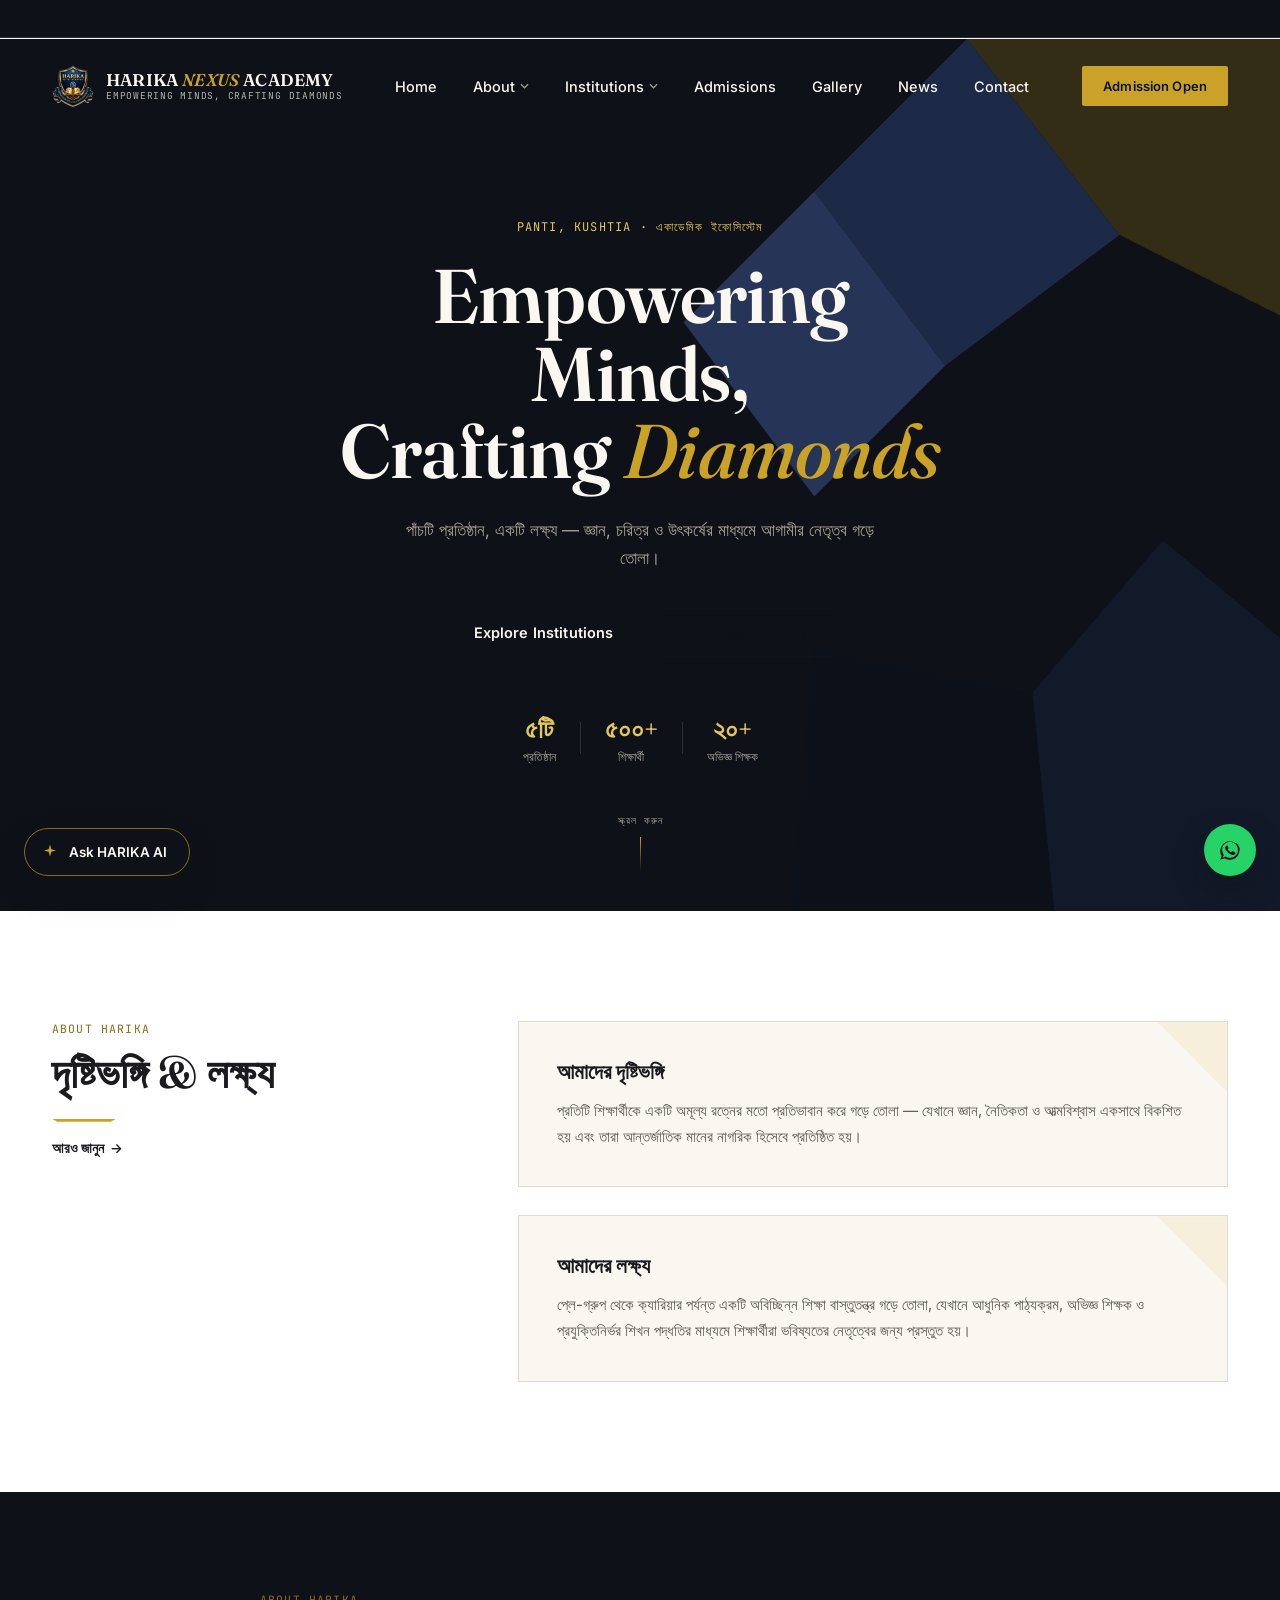
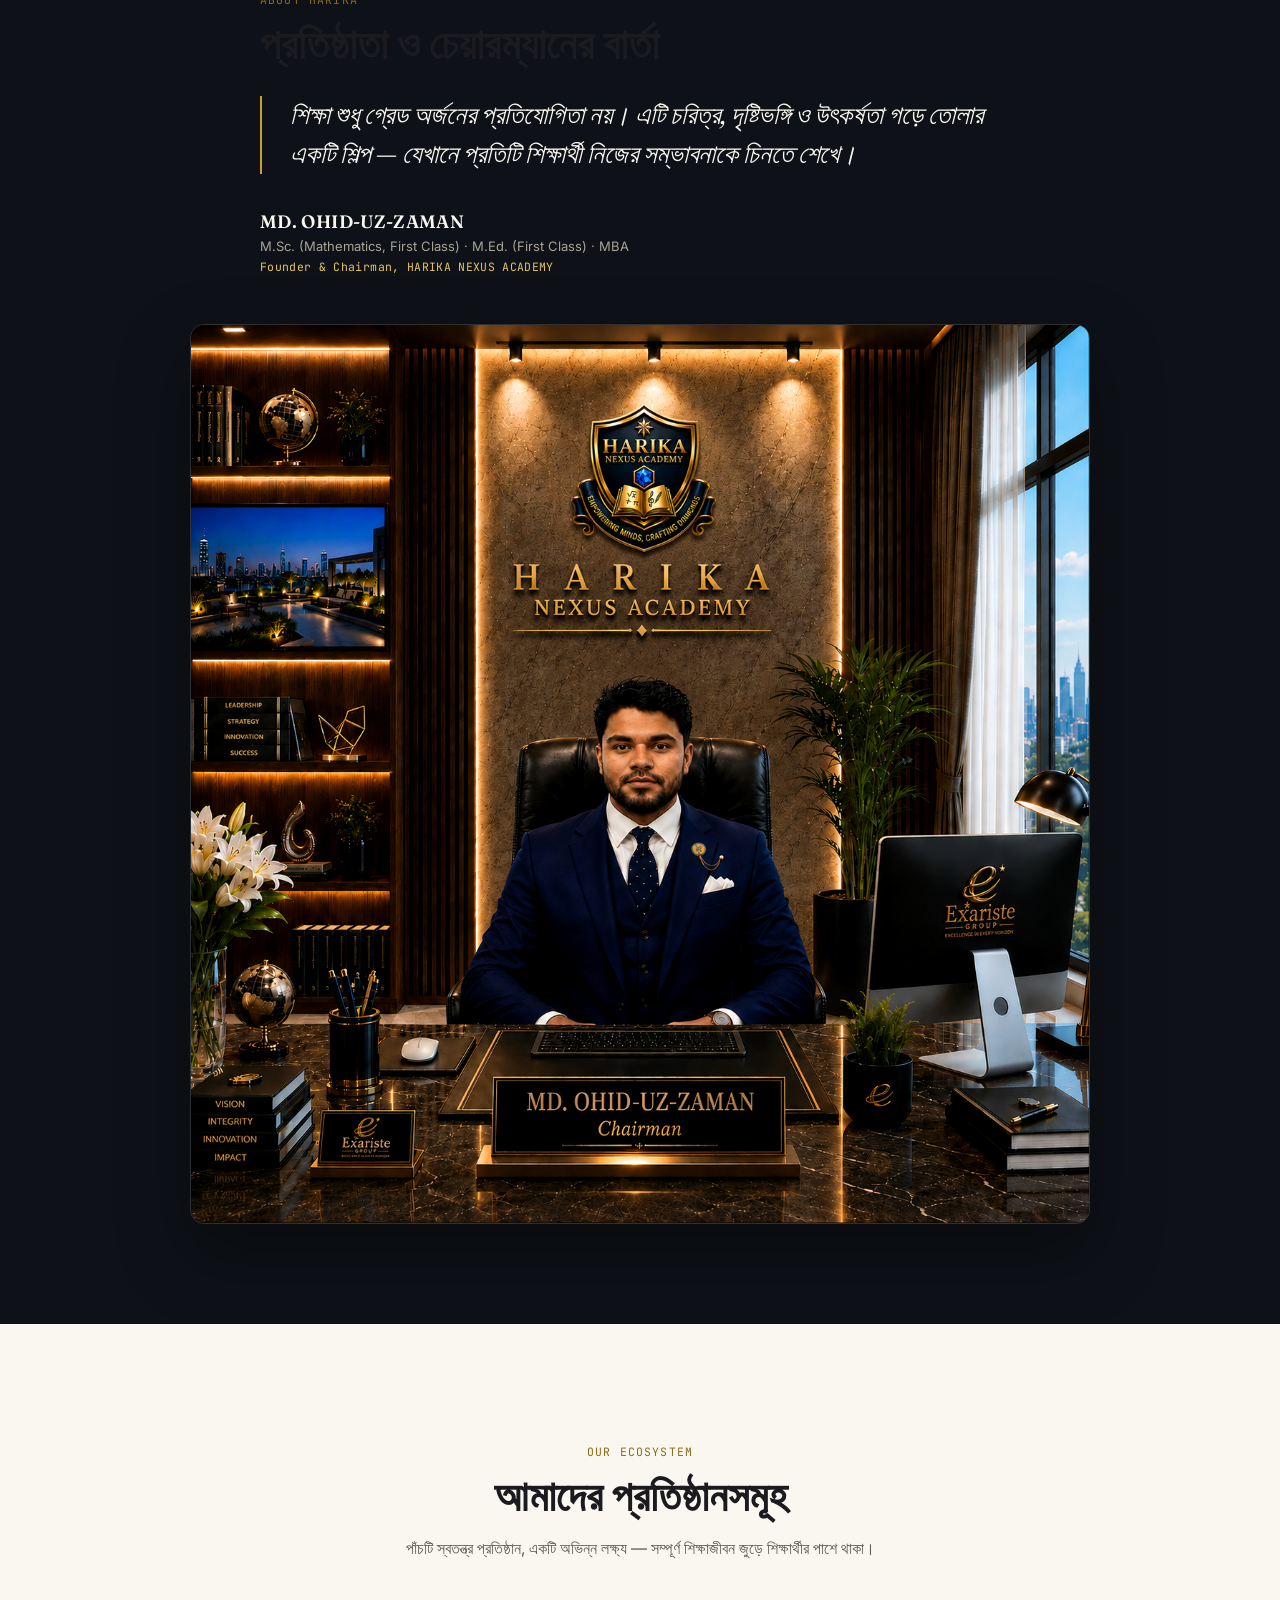
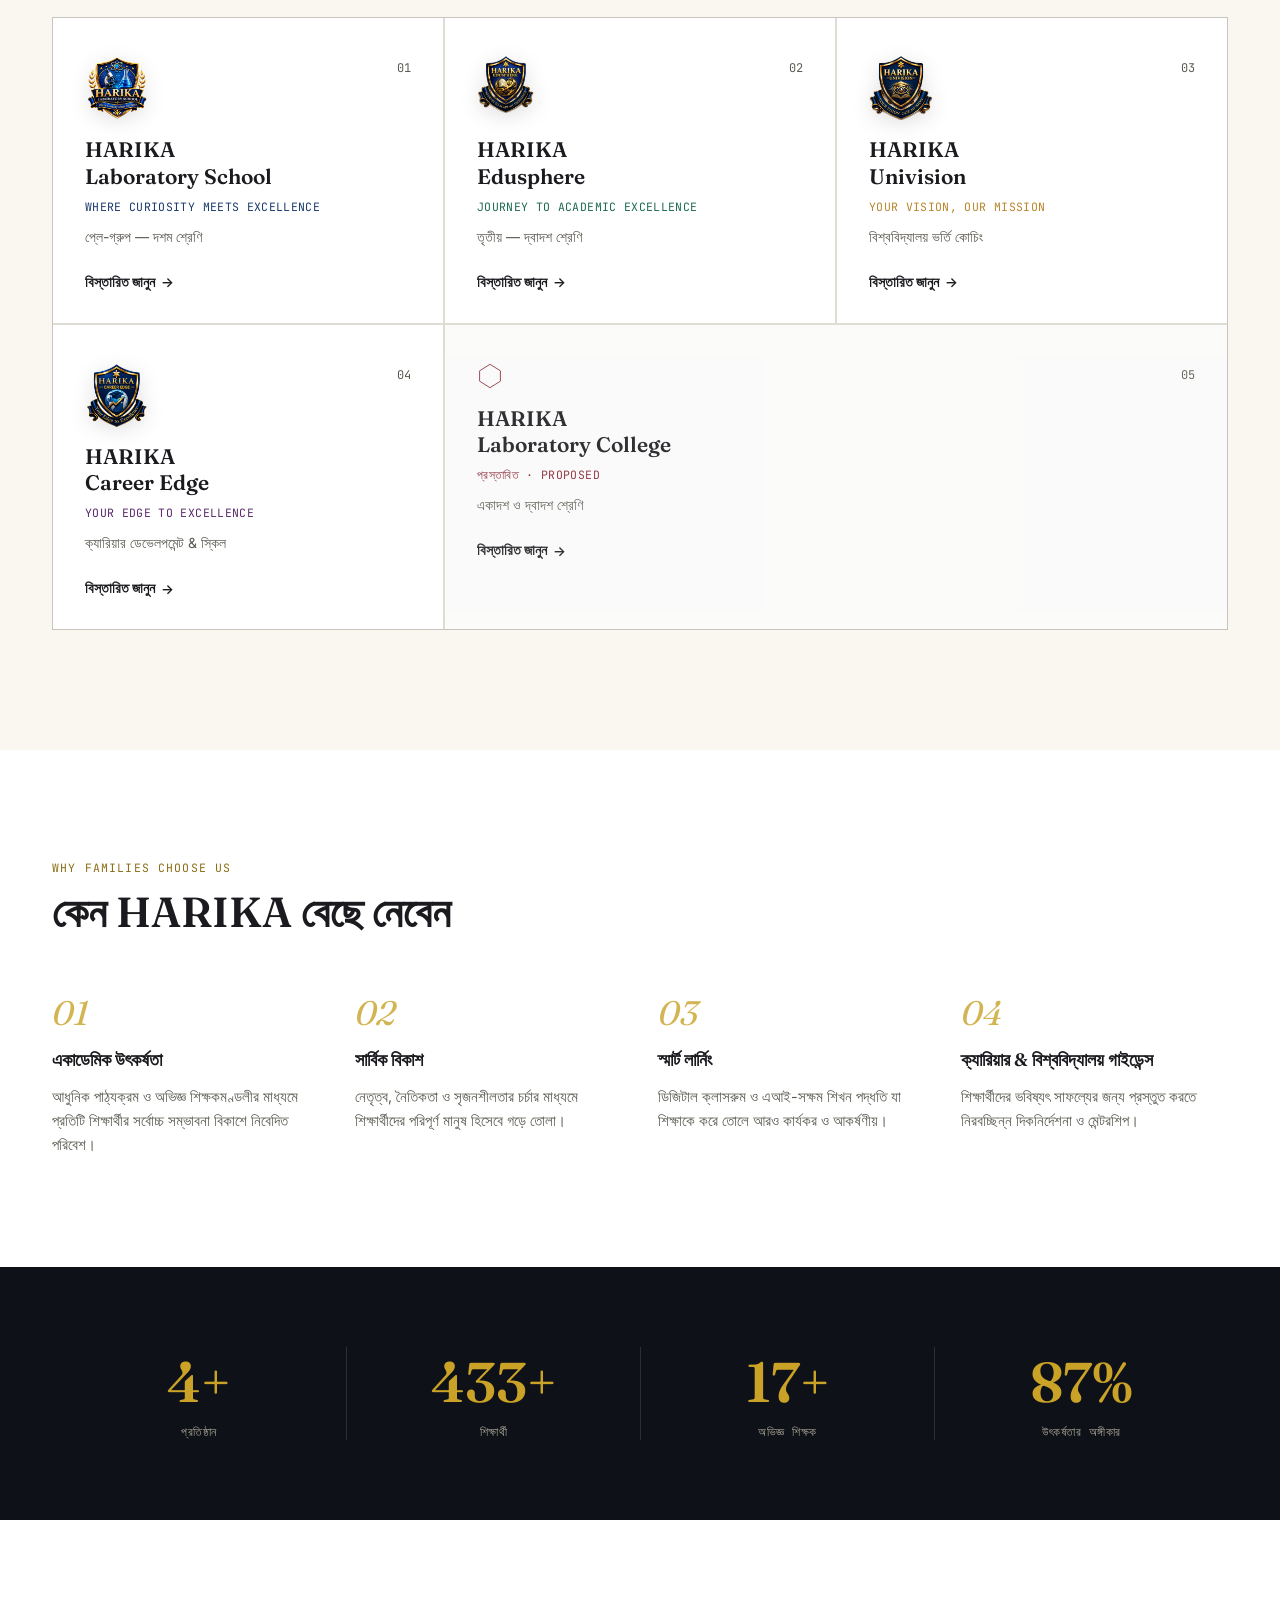
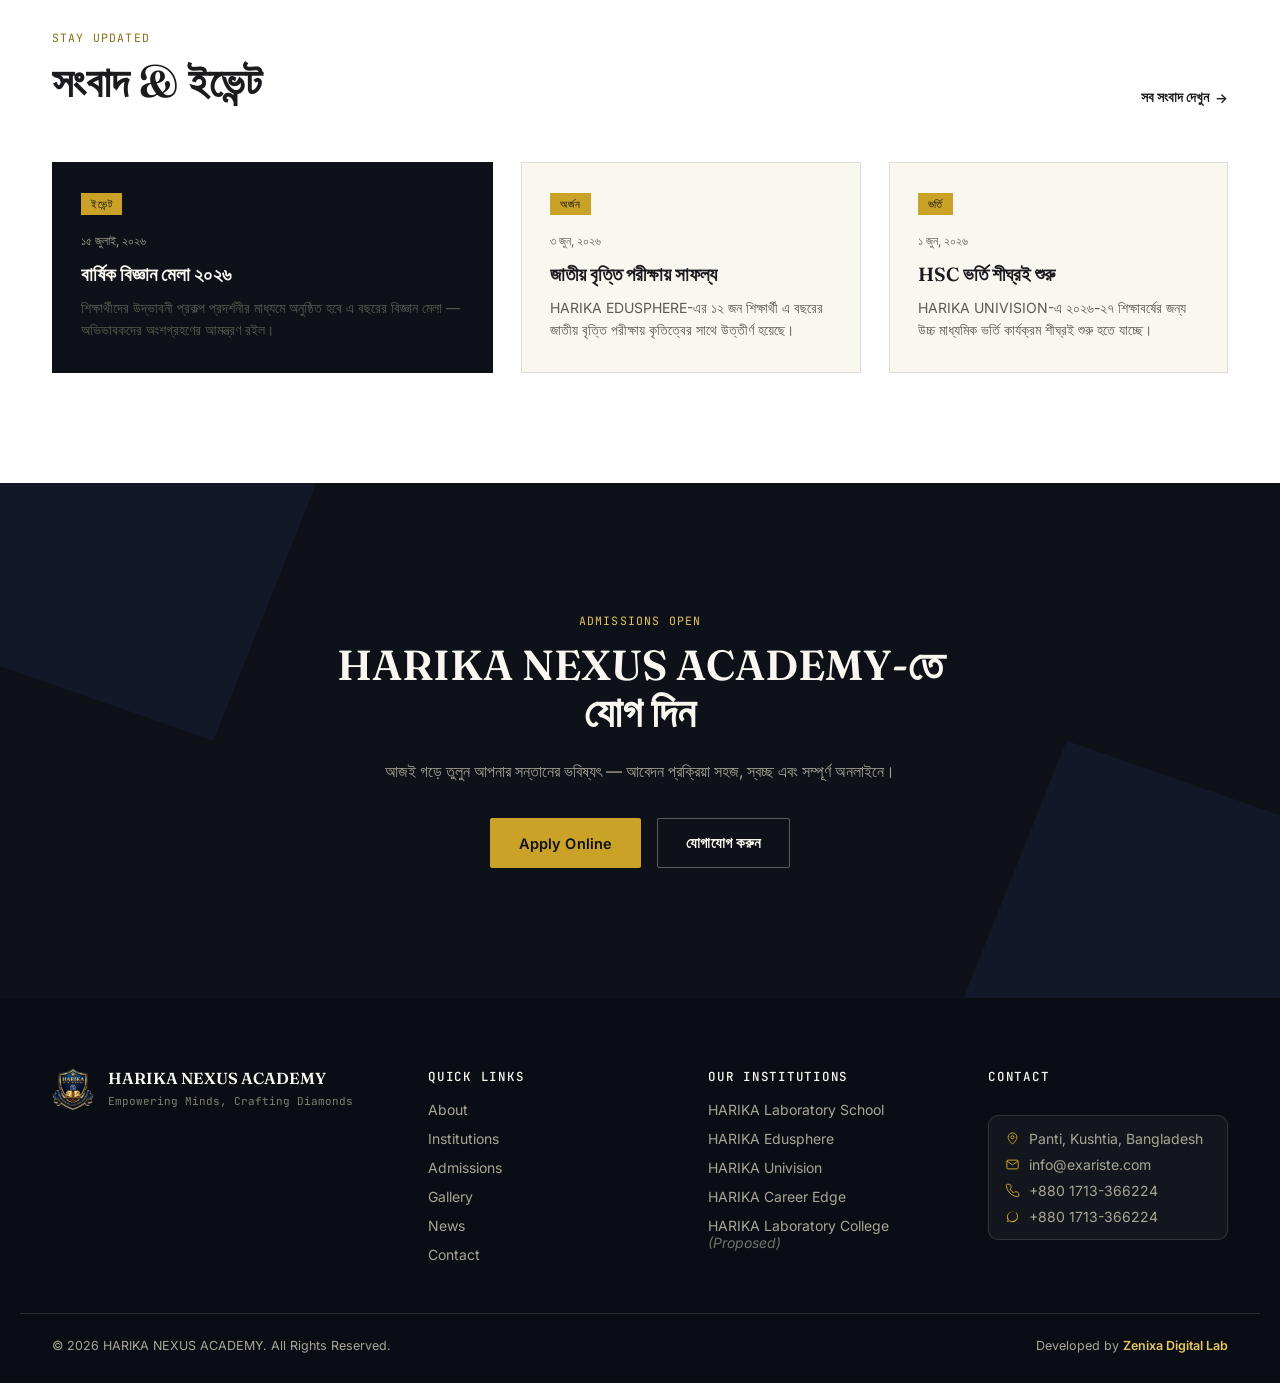
<file: index.html>
<!DOCTYPE html>
<html lang="bn">
<head>
<meta charset="UTF-8">
<meta name="viewport" content="width=device-width, initial-scale=1.0">
<title>HARIKA NEXUS ACADEMY — Empowering Minds, Crafting Diamonds</title>
<meta name="description" content="HARIKA NEXUS ACADEMY — Panti, Kushtia. A unified education ecosystem: school, college, university coaching and career development under one roof.">
<link rel="preconnect" href="https://fonts.googleapis.com">
<link rel="preconnect" href="https://fonts.gstatic.com" crossorigin>
<link href="https://fonts.googleapis.com/css2?family=Fraunces:ital,opsz,wght@0,9..144,300;0,9..144,400;0,9..144,500;0,9..144,600;0,9..144,700;1,9..144,400;1,9..144,500&family=Inter:wght@300;400;500;600;700&family=JetBrains+Mono:wght@400;500&display=swap" rel="stylesheet">
<link rel="stylesheet" href="style.css">
</head>
<body>
<!-- ====== ANNOUNCEMENT BAR ====== -->
<div class="announce-bar" id="announceBar">
  <div class="announce-track">
    <span class="announce-item">🎓 ভর্তি চলছে শিক্ষাবর্ষ ২০২৭ — Admission Open for 2027</span>
    <span class="announce-dot">•</span>
    <span class="announce-item">🏆 বৃত্তি অর্জনকারীদের নাম ঘোষণা করা হয়েছে — Scholarship Achievers Announced</span>
    <span class="announce-dot">•</span>
    <span class="announce-item">📢 এইচএসসি ভর্তি শীঘ্রই শুরু হচ্ছে — HSC Admission Starting Soon</span>
    <span class="announce-dot">•</span>
    <span class="announce-item">🎓 ভর্তি চলছে শিক্ষাবর্ষ ২০২৭ — Admission Open for 2027</span>
    <span class="announce-dot">•</span>
    <span class="announce-item">🏆 বৃত্তি অর্জনকারীদের নাম ঘোষণা করা হয়েছে — Scholarship Achievers Announced</span>
  </div>
</div>
<!-- ====== NAVBAR ====== -->
<header class="navbar" id="navbar">
  <div class="nav-inner">
    <a href="index.html" class="brand">
      <span class="brand-mark" aria-hidden="true">
        <img src="assets/logo-main.png" alt="" class="brand-logo-img">
      </span>
      <span class="brand-text">
        <span class="brand-name">HARIKA <em>NEXUS</em> ACADEMY</span>
        <span class="brand-tag">Empowering Minds, Crafting Diamonds</span>
      </span>
    </a>

    <nav class="main-nav" aria-label="Primary">
      <ul>
        <li><a href="index.html" class="active">Home</a></li>
        <li class="has-mega">
          <a href="about.html">About <svg class="caret" viewBox="0 0 10 6"><path d="M1 1l4 4 4-4"/></svg></a>
          <div class="mega-panel">
            <a href="about.html#vision" class="mega-link"><span class="mega-num">01</span><span>Vision &amp; Mission</span></a>
            <a href="about.html#founder" class="mega-link"><span class="mega-num">02</span><span>Founder &amp; Chairman</span></a>
            <a href="about.html#journey" class="mega-link"><span class="mega-num">03</span><span>Our Journey</span></a>
          </div>
        </li>
        <li class="has-mega">
          <a href="institutions.html">Institutions <svg class="caret" viewBox="0 0 10 6"><path d="M1 1l4 4 4-4"/></svg></a>
          <div class="mega-panel mega-panel--wide">
            <a href="inst-school.html" class="mega-link"><span class="mega-swatch" style="--sw:#1B3A6B"></span><span>HARIKA Laboratory School</span></a>
            <a href="inst-edusphere.html" class="mega-link"><span class="mega-swatch" style="--sw:#1E6B4F"></span><span>HARIKA Edusphere</span></a>
            <a href="inst-univision.html" class="mega-link"><span class="mega-swatch" style="--sw:#B8862E"></span><span>HARIKA Univision</span></a>
            <a href="inst-careeredge.html" class="mega-link"><span class="mega-swatch" style="--sw:#5B2A6B"></span><span>HARIKA Career Edge</span></a>
            <a href="inst-college.html" class="mega-link"><span class="mega-swatch" style="--sw:#8B2635"></span><span>HARIKA Laboratory College</span></a>
          </div>
        </li>
        <li><a href="admissions.html">Admissions</a></li>
        <li><a href="gallery.html">Gallery</a></li>
        <li><a href="news.html">News</a></li>
        <li><a href="contact.html">Contact</a></li>
      </ul>
    </nav>

    <div class="nav-cta">
      <a href="admissions.html" class="btn btn-gold btn-sm">Admission Open</a>
      <button class="nav-toggle" id="navToggle" aria-label="Toggle menu" aria-expanded="false">
        <span></span><span></span><span></span>
      </button>
    </div>
  </div>

  <!-- mobile menu -->
  <div class="mobile-menu" id="mobileMenu">
    <a href="index.html">Home</a>
    <details>
      <summary>About</summary>
      <a href="about.html#vision">Vision &amp; Mission</a>
      <a href="about.html#founder">Founder &amp; Chairman</a>
      <a href="about.html#journey">Our Journey</a>
    </details>
    <details>
      <summary>Institutions</summary>
      <a href="inst-school.html">HARIKA Laboratory School</a>
      <a href="inst-edusphere.html">HARIKA Edusphere</a>
      <a href="inst-univision.html">HARIKA Univision</a>
      <a href="inst-careeredge.html">HARIKA Career Edge</a>
      <a href="inst-college.html">HARIKA Laboratory College</a>
    </details>
    <a href="admissions.html">Admissions</a>
    <a href="gallery.html">Gallery</a>
    <a href="news.html">News</a>
    <a href="contact.html">Contact</a>
    <a href="admissions.html" class="btn btn-gold btn-block">Admission Open</a>
  </div>
</header>

<main id="home">

  <!-- ====== HERO ====== -->
  <section class="hero">
    <div class="hero-facets" aria-hidden="true">
      <svg viewBox="0 0 1200 800" preserveAspectRatio="xMidYMid slice" class="facet-svg">
        <polygon class="facet f1" points="900,0 1200,0 1200,260 1040,180"/>
        <polygon class="facet f2" points="1040,180 1200,260 1200,560 1080,460"/>
        <polygon class="facet f3" points="900,0 1040,180 880,300 760,140"/>
        <polygon class="facet f4" points="1080,460 1200,560 1200,800 980,800 960,600"/>
        <polygon class="facet f5" points="760,140 880,300 760,420 640,260"/>
        <polygon class="facet f6" points="960,600 980,800 740,800 760,560"/>
      </svg>
    </div>

    <div class="hero-inner hero-inner--full">
      <div class="hero-copy hero-copy--center">
        <p class="eyebrow">Panti, Kushtia · একাডেমিক ইকোসিস্টেম</p>
        <h1 class="hero-title">
          <span class="line">Empowering</span>
          <span class="line">Minds,</span>
          <span class="line accent">Crafting <em>Diamonds</em></span>
        </h1>
        <p class="hero-sub">পাঁচটি প্রতিষ্ঠান, একটি লক্ষ্য — জ্ঞান, চরিত্র ও উৎকর্ষের মাধ্যমে আগামীর নেতৃত্ব গড়ে তোলা।</p>
        <div class="hero-actions">
          <a href="institutions.html" class="btn btn-dark">Explore Institutions</a>
          <a href="admissions.html" class="btn btn-outline">Admission Open</a>
        </div>
        <div class="hero-meta">
          <div class="hero-meta-item"><strong>৫টি</strong><span>প্রতিষ্ঠান</span></div>
          <div class="hero-meta-divider"></div>
          <div class="hero-meta-item"><strong>৫০০+</strong><span>শিক্ষার্থী</span></div>
          <div class="hero-meta-divider"></div>
          <div class="hero-meta-item"><strong>২০+</strong><span>অভিজ্ঞ শিক্ষক</span></div>
        </div>
      </div>
    </div>

    <div class="hero-scroll" aria-hidden="true">
      <span>স্ক্রল করুন</span>
      <div class="scroll-line"></div>
    </div>
  </section>

  <!-- ====== VISION & MISSION (brief) ====== -->
  <section class="vision" id="about">
    <div class="container vision-grid">
      <div class="vision-head">
        <p class="kicker">About HARIKA</p>
        <h2 class="sec-title">দৃষ্টিভঙ্গি &amp; লক্ষ্য</h2>
        <div class="cut-rule" aria-hidden="true"></div>
        <a href="about.html" class="inst-link" style="margin-top:18px">আরও জানুন <span>→</span></a>
      </div>
      <div class="vision-cards">
        <div class="vision-card">
          <span class="vision-facet" aria-hidden="true"></span>
          <h3>আমাদের দৃষ্টিভঙ্গি</h3>
          <p>প্রতিটি শিক্ষার্থীকে একটি অমূল্য রত্নের মতো প্রতিভাবান করে গড়ে তোলা — যেখানে জ্ঞান, নৈতিকতা ও আত্মবিশ্বাস একসাথে বিকশিত হয় এবং তারা আন্তর্জাতিক মানের নাগরিক হিসেবে প্রতিষ্ঠিত হয়।</p>
        </div>
        <div class="vision-card">
          <span class="vision-facet" aria-hidden="true"></span>
          <h3>আমাদের লক্ষ্য</h3>
          <p>প্লে-গ্রুপ থেকে ক্যারিয়ার পর্যন্ত একটি অবিচ্ছিন্ন শিক্ষা বাস্তুতন্ত্র গড়ে তোলা, যেখানে আধুনিক পাঠ্যক্রম, অভিজ্ঞ শিক্ষক ও প্রযুক্তিনির্ভর শিখন পদ্ধতির মাধ্যমে শিক্ষার্থীরা ভবিষ্যতের নেতৃত্বের জন্য প্রস্তুত হয়।</p>
        </div>
      </div>
    </div>
  </section>

  <!-- ====== FOUNDER MESSAGE — full-width photo (exariste.com style) ====== -->
  <section class="founder-msg founder-msg--full" id="founder">
    <div class="container">
      <div class="founder-msg-copy">
        <p class="kicker">About HARIKA</p>
        <h2 class="sec-title">প্রতিষ্ঠাতা ও চেয়ারম্যানের বার্তা</h2>
        <blockquote class="founder-quote">
          শিক্ষা শুধু গ্রেড অর্জনের প্রতিযোগিতা নয়। এটি চরিত্র, দৃষ্টিভঙ্গি ও উৎকর্ষতা গড়ে তোলার একটি শিল্প — যেখানে প্রতিটি শিক্ষার্থী নিজের সম্ভাবনাকে চিনতে শেখে।
        </blockquote>
        <div class="founder-sign">
          <span class="founder-sign-name">MD. OHID-UZ-ZAMAN</span>
          <span class="founder-sign-role">M.Sc. (Mathematics, First Class) · M.Ed. (First Class) · MBA</span>
          <span class="founder-sign-title">Founder &amp; Chairman, HARIKA NEXUS ACADEMY</span>
        </div>
      </div>
      <div class="founder-msg-photo--full">
        <img src="assets/chairman.jpg" alt="MD. Ohid-uz-Zaman, Founder and Chairman of HARIKA NEXUS ACADEMY, in his office">
      </div>
    </div>
  </section>

  <!-- ====== OUR INSTITUTIONS ====== -->
  <section class="institutions" id="institutions">
    <div class="container">
      <div class="sec-head sec-head--center">
        <p class="kicker">Our Ecosystem</p>
        <h2 class="sec-title">আমাদের প্রতিষ্ঠানসমূহ</h2>
        <p class="sec-sub">পাঁচটি স্বতন্ত্র প্রতিষ্ঠান, একটি অভিন্ন লক্ষ্য — সম্পূর্ণ শিক্ষাজীবন জুড়ে শিক্ষার্থীর পাশে থাকা।</p>
      </div>

      <div class="inst-grid">
        <article class="inst-card" style="--accent:#1B3A6B">
          <div class="inst-card-top">
            <img src="assets/logo-school.png" alt="HARIKA Laboratory School crest logo" class="inst-logo">
            <span class="inst-index">01</span>
          </div>
          <h3 class="inst-name">HARIKA<br>Laboratory School</h3>
          <p class="inst-slogan">Where Curiosity Meets Excellence</p>
          <p class="inst-range">প্লে-গ্রুপ — দশম শ্রেণি</p>
          <a href="inst-school.html" class="inst-link">বিস্তারিত জানুন <span>→</span></a>
        </article>

        <article class="inst-card" style="--accent:#1E6B4F">
          <div class="inst-card-top">
            <img src="assets/logo-edusphere.png" alt="HARIKA Edusphere crest logo" class="inst-logo">
            <span class="inst-index">02</span>
          </div>
          <h3 class="inst-name">HARIKA<br>Edusphere</h3>
          <p class="inst-slogan">Journey to Academic Excellence</p>
          <p class="inst-range">তৃতীয় — দ্বাদশ শ্রেণি</p>
          <a href="inst-edusphere.html" class="inst-link">বিস্তারিত জানুন <span>→</span></a>
        </article>

        <article class="inst-card" style="--accent:#B8862E">
          <div class="inst-card-top">
            <img src="assets/logo-univision.png" alt="HARIKA Univision crest logo" class="inst-logo">
            <span class="inst-index">03</span>
          </div>
          <h3 class="inst-name">HARIKA<br>Univision</h3>
          <p class="inst-slogan">Your Vision, Our Mission</p>
          <p class="inst-range">বিশ্ববিদ্যালয় ভর্তি কোচিং</p>
          <a href="inst-univision.html" class="inst-link">বিস্তারিত জানুন <span>→</span></a>
        </article>

        <article class="inst-card" style="--accent:#5B2A6B">
          <div class="inst-card-top">
            <img src="assets/logo-careeredge.png" alt="HARIKA Career Edge crest logo" class="inst-logo">
            <span class="inst-index">04</span>
          </div>
          <h3 class="inst-name">HARIKA<br>Career Edge</h3>
          <p class="inst-slogan">Your Edge to Excellence</p>
          <p class="inst-range">ক্যারিয়ার ডেভেলপমেন্ট &amp; স্কিল</p>
          <a href="inst-careeredge.html" class="inst-link">বিস্তারিত জানুন <span>→</span></a>
        </article>

        <article class="inst-card inst-card--proposed" style="--accent:#8B2635">
          <div class="inst-card-top">
            <svg class="inst-clip" viewBox="0 0 40 40" aria-hidden="true"><polygon points="20,2 36,12 36,28 20,38 4,28 4,12" fill="none" stroke="currentColor" stroke-width="1.4"/></svg>
            <span class="inst-index">05</span>
          </div>
          <h3 class="inst-name">HARIKA<br>Laboratory College</h3>
          <p class="inst-slogan">প্রস্তাবিত · Proposed</p>
          <p class="inst-range">একাদশ ও দ্বাদশ শ্রেণি</p>
          <a href="inst-college.html" class="inst-link">বিস্তারিত জানুন <span>→</span></a>
        </article>
      </div>
    </div>
  </section>

  <!-- ====== WHY CHOOSE HARIKA ====== -->
  <section class="why" id="why">
    <div class="container">
      <div class="sec-head">
        <p class="kicker">Why Families Choose Us</p>
        <h2 class="sec-title">কেন HARIKA বেছে নেবেন</h2>
      </div>
      <div class="why-grid">
        <div class="why-card">
          <span class="why-num">01</span>
          <h3>একাডেমিক উৎকর্ষতা</h3>
          <p>আধুনিক পাঠ্যক্রম ও অভিজ্ঞ শিক্ষকমণ্ডলীর মাধ্যমে প্রতিটি শিক্ষার্থীর সর্বোচ্চ সম্ভাবনা বিকাশে নিবেদিত পরিবেশ।</p>
        </div>
        <div class="why-card">
          <span class="why-num">02</span>
          <h3>সার্বিক বিকাশ</h3>
          <p>নেতৃত্ব, নৈতিকতা ও সৃজনশীলতার চর্চার মাধ্যমে শিক্ষার্থীদের পরিপূর্ণ মানুষ হিসেবে গড়ে তোলা।</p>
        </div>
        <div class="why-card">
          <span class="why-num">03</span>
          <h3>স্মার্ট লার্নিং</h3>
          <p>ডিজিটাল ক্লাসরুম ও এআই-সক্ষম শিখন পদ্ধতি যা শিক্ষাকে করে তোলে আরও কার্যকর ও আকর্ষণীয়।</p>
        </div>
        <div class="why-card">
          <span class="why-num">04</span>
          <h3>ক্যারিয়ার &amp; বিশ্ববিদ্যালয় গাইডেন্স</h3>
          <p>শিক্ষার্থীদের ভবিষ্যৎ সাফল্যের জন্য প্রস্তুত করতে নিরবচ্ছিন্ন দিকনির্দেশনা ও মেন্টরশিপ।</p>
        </div>
      </div>
    </div>
  </section>

  <!-- ====== STATISTICS ====== -->
  <section class="stats" id="stats">
    <div class="container stats-grid">
      <div class="stat-item">
        <span class="stat-num" data-count="5" data-suffix="+">0</span>
        <span class="stat-label">প্রতিষ্ঠান</span>
      </div>
      <div class="stat-item">
        <span class="stat-num" data-count="500" data-suffix="+">0</span>
        <span class="stat-label">শিক্ষার্থী</span>
      </div>
      <div class="stat-item">
        <span class="stat-num" data-count="20" data-suffix="+">0</span>
        <span class="stat-label">অভিজ্ঞ শিক্ষক</span>
      </div>
      <div class="stat-item">
        <span class="stat-num" data-count="100" data-suffix="%">0</span>
        <span class="stat-label">উৎকর্ষতার অঙ্গীকার</span>
      </div>
    </div>
  </section>

  <!-- ====== NEWS PREVIEW ====== -->
  <section class="news" id="news">
    <div class="container">
      <div class="sec-head sec-head--row">
        <div>
          <p class="kicker">Stay Updated</p>
          <h2 class="sec-title">সংবাদ &amp; ইভেন্ট</h2>
        </div>
        <a href="news.html" class="inst-link">সব সংবাদ দেখুন <span>→</span></a>
      </div>
      <div class="news-grid">
        <article class="news-card news-card--feature">
          <span class="news-tag">ইভেন্ট</span>
          <span class="news-date">১৫ জুলাই, ২০২৬</span>
          <h3>বার্ষিক বিজ্ঞান মেলা ২০২৬</h3>
          <p>শিক্ষার্থীদের উদ্ভাবনী প্রকল্প প্রদর্শনীর মাধ্যমে অনুষ্ঠিত হবে এ বছরের বিজ্ঞান মেলা — অভিভাবকদের অংশগ্রহণের আমন্ত্রণ রইল।</p>
        </article>
        <article class="news-card">
          <span class="news-tag">অর্জন</span>
          <span class="news-date">৩ জুন, ২০২৬</span>
          <h3>জাতীয় বৃত্তি পরীক্ষায় সাফল্য</h3>
          <p>HARIKA EDUSPHERE-এর ১২ জন শিক্ষার্থী এ বছরের জাতীয় বৃত্তি পরীক্ষায় কৃতিত্বের সাথে উত্তীর্ণ হয়েছে।</p>
        </article>
        <article class="news-card">
          <span class="news-tag">ভর্তি</span>
          <span class="news-date">১ জুন, ২০২৬</span>
          <h3>HSC ভর্তি শীঘ্রই শুরু</h3>
          <p>HARIKA UNIVISION-এ ২০২৬-২৭ শিক্ষাবর্ষের জন্য উচ্চ মাধ্যমিক ভর্তি কার্যক্রম শীঘ্রই শুরু হতে যাচ্ছে।</p>
        </article>
      </div>
    </div>
  </section>

<!-- ====== AI ASSISTANT (Floating) ====== -->
<div class="ai-widget" id="aiWidget">
  <button class="ai-fab" id="aiFab" aria-label="Ask HARIKA AI" aria-expanded="false">
    <svg viewBox="0 0 24 24" class="ai-icon-spark"><path d="M12 2l1.8 6.2L20 10l-6.2 1.8L12 18l-1.8-6.2L4 10l6.2-1.8L12 2z"/></svg>
    <span>Ask HARIKA AI</span>
  </button>
  <div class="ai-panel" id="aiPanel">
    <div class="ai-panel-head">
      <span>HARIKA AI সহায়ক</span>
      <button id="aiClose" aria-label="Close">×</button>
    </div>
    <div class="ai-panel-body" id="aiBody">
      <p class="ai-msg ai-msg--bot">আস-সালামু আলাইকুম!<br>আমি আপনাকে ভর্তি, ফি, কোর্স বা যেকোনো বিষয়ে সাহায্য করতে পারি। নিচের কোনো প্রশ্ন বেছে নিন:</p>
    </div>
    <div class="ai-suggestions">
      <button class="ai-chip" data-q="admission">ভর্তি প্রক্রিয়া?</button>
      <button class="ai-chip" data-q="fees">ফি কাঠামো?</button>
      <button class="ai-chip" data-q="courses">কোর্সসমূহ?</button>
      <button class="ai-chip" data-q="suitable">কোন প্রতিষ্ঠান উপযুক্ত?</button>
      <button class="ai-chip" data-q="contact">যোগাযোগের তথ্য?</button>
      <button class="ai-chip" data-q="founder">প্রতিষ্ঠাতার বার্তা?</button>
    </div>
  </div>
</div>

  <!-- ====== ADMISSIONS QUICK CTA ====== -->
  <section class="admissions" id="admissions-cta">
    <div class="admissions-facets" aria-hidden="true">
      <svg viewBox="0 0 1200 500" preserveAspectRatio="xMidYMid slice"><polygon points="0,0 300,0 200,250 0,180" fill="#16203A"/><polygon points="1200,500 900,500 1000,250 1200,320" fill="#16203A"/></svg>
    </div>
    <div class="container admissions-grid admissions-grid--cta">
      <div class="admissions-copy">
        <p class="kicker kicker--light">Admissions Open</p>
        <h2 class="sec-title sec-title--light">HARIKA NEXUS ACADEMY-তে<br>যোগ দিন</h2>
        <p class="admissions-sub">আজই গড়ে তুলুন আপনার সন্তানের ভবিষ্যৎ — আবেদন প্রক্রিয়া সহজ, স্বচ্ছ এবং সম্পূর্ণ অনলাইনে।</p>
        <div class="hero-actions">
          <a href="admissions.html" class="btn btn-gold">Apply Online</a>
          <a href="contact.html" class="btn btn-outline-light">যোগাযোগ করুন</a>
        </div>
      </div>
    </div>
  </section>

</main>

<!-- ====== FOOTER ====== -->
<footer class="site-footer">
  <div class="container footer-grid">
    <div class="footer-brand">
      <span class="brand-mark" aria-hidden="true">
        <img src="assets/logo-main.png" alt="" class="brand-logo-img">
      </span>
      <div>
        <p class="footer-brand-name">HARIKA NEXUS ACADEMY</p>
        <p class="footer-brand-tag">Empowering Minds, Crafting Diamonds</p>
      </div>
    </div>

    <div class="footer-col">
      <h4>Quick Links</h4>
      <a href="about.html">About</a>
      <a href="institutions.html">Institutions</a>
      <a href="admissions.html">Admissions</a>
      <a href="gallery.html">Gallery</a>
      <a href="news.html">News</a>
      <a href="contact.html">Contact</a>
    </div>

    <div class="footer-col">
      <h4>Our Institutions</h4>
      <a href="inst-school.html">HARIKA Laboratory School</a>
      <a href="inst-edusphere.html">HARIKA Edusphere</a>
      <a href="inst-univision.html">HARIKA Univision</a>
      <a href="inst-careeredge.html">HARIKA Career Edge</a>
      <a href="inst-college.html">HARIKA Laboratory College <span class="footer-inst-proposed">(Proposed)</span></a>
    </div>

    <div class="footer-col">
      <h4>Contact</h4>
      <div class="footer-contact-card">
        <div class="fc-row">
          <svg viewBox="0 0 24 24" fill="none" stroke="currentColor" stroke-width="1.6"><path d="M12 21s-7-6.1-7-11a7 7 0 0 1 14 0c0 4.9-7 11-7 11z"/><circle cx="12" cy="10" r="2.5"/></svg>
          <span>Panti, Kushtia, Bangladesh</span>
        </div>
        <div class="fc-row">
          <svg viewBox="0 0 24 24" fill="none" stroke="currentColor" stroke-width="1.6"><path d="M4 4h16v16H4z" opacity="0"/><path d="M3 6.5l9 6 9-6"/><rect x="3" y="5" width="18" height="14" rx="2"/></svg>
          <a href="mailto:info@exariste.com">info@exariste.com</a>
        </div>
        <div class="fc-row">
          <svg viewBox="0 0 24 24" fill="none" stroke="currentColor" stroke-width="1.6"><path d="M22 16.9v3a2 2 0 0 1-2.2 2 19.8 19.8 0 0 1-8.6-3.1 19.5 19.5 0 0 1-6-6 19.8 19.8 0 0 1-3.1-8.6A2 2 0 0 1 4.1 2h3a2 2 0 0 1 2 1.7c.1.9.3 1.9.6 2.7a2 2 0 0 1-.5 2.1L8 9.7a16 16 0 0 0 6 6l1.2-1.2a2 2 0 0 1 2.1-.5c.9.3 1.8.5 2.7.6a2 2 0 0 1 1.7 2z"/></svg>
          <a href="tel:+8801713366224">+880 1713-366224</a>
        </div>
        <div class="fc-row">
          <svg viewBox="0 0 24 24" fill="currentColor"><path d="M17.6 6.3A8.8 8.8 0 0 0 12 4a8.9 8.9 0 0 0-7.7 13.4L3 21l3.7-1.3A8.9 8.9 0 0 0 12 21a8.9 8.9 0 0 0 5.6-15.7zM12 19.3a7.3 7.3 0 0 1-3.8-1l-.3-.2-2.7 1 1-2.6-.2-.3a7.4 7.4 0 1 1 6 3.1z"/></svg>
          <a href="https://wa.me/8801713366224" target="_blank" rel="noopener">+880 1713-366224</a>
        </div>
      </div>
    </div>
  </div>
  <div class="footer-bottom">
    <span>© 2026 HARIKA NEXUS ACADEMY. All Rights Reserved.</span>
    <div class="footer-bottom-right">
      <span class="dev-credit">Developed by <a href="https://zenixadigitallab.com" target="_blank" rel="noopener">Zenixa Digital Lab</a></span>
    </div>
  </div>
</footer>

<a href="https://wa.me/8801713366224" target="_blank" rel="noopener" class="whatsapp-float" aria-label="Chat on WhatsApp">
  <svg viewBox="0 0 24 24"><path d="M17.6 6.3A8.8 8.8 0 0 0 12 4a8.9 8.9 0 0 0-7.7 13.4L3 21l3.7-1.3A8.9 8.9 0 0 0 12 21a8.9 8.9 0 0 0 5.6-15.7zM12 19.3a7.3 7.3 0 0 1-3.8-1l-.3-.2-2.7 1 1-2.6-.2-.3a7.4 7.4 0 1 1 6 3.1zm4-5.5c-.2-.1-1.3-.6-1.5-.7s-.4-.1-.5.1-.5.7-.6.8-.2.2-.4.1a6 6 0 0 1-1.8-1.1 6.6 6.6 0 0 1-1.2-1.5c-.1-.2 0-.3.1-.4l.3-.4.2-.3a.4.4 0 0 0 0-.4c-.1-.1-.5-1.2-.7-1.7s-.4-.4-.5-.4h-.4a.9.9 0 0 0-.6.3 2.6 2.6 0 0 0-.8 1.9 4.6 4.6 0 0 0 1 2.4 10.4 10.4 0 0 0 4 3.5c.5.2.9.4 1.3.5a3.2 3.2 0 0 0 1.4.1 2.3 2.3 0 0 0 1.5-1.1 1.9 1.9 0 0 0 .1-1.1c-.1-.1-.2-.2-.4-.3z"/></svg>
</a>

<script src="script.js"></script>
</body>
</html>
</file>
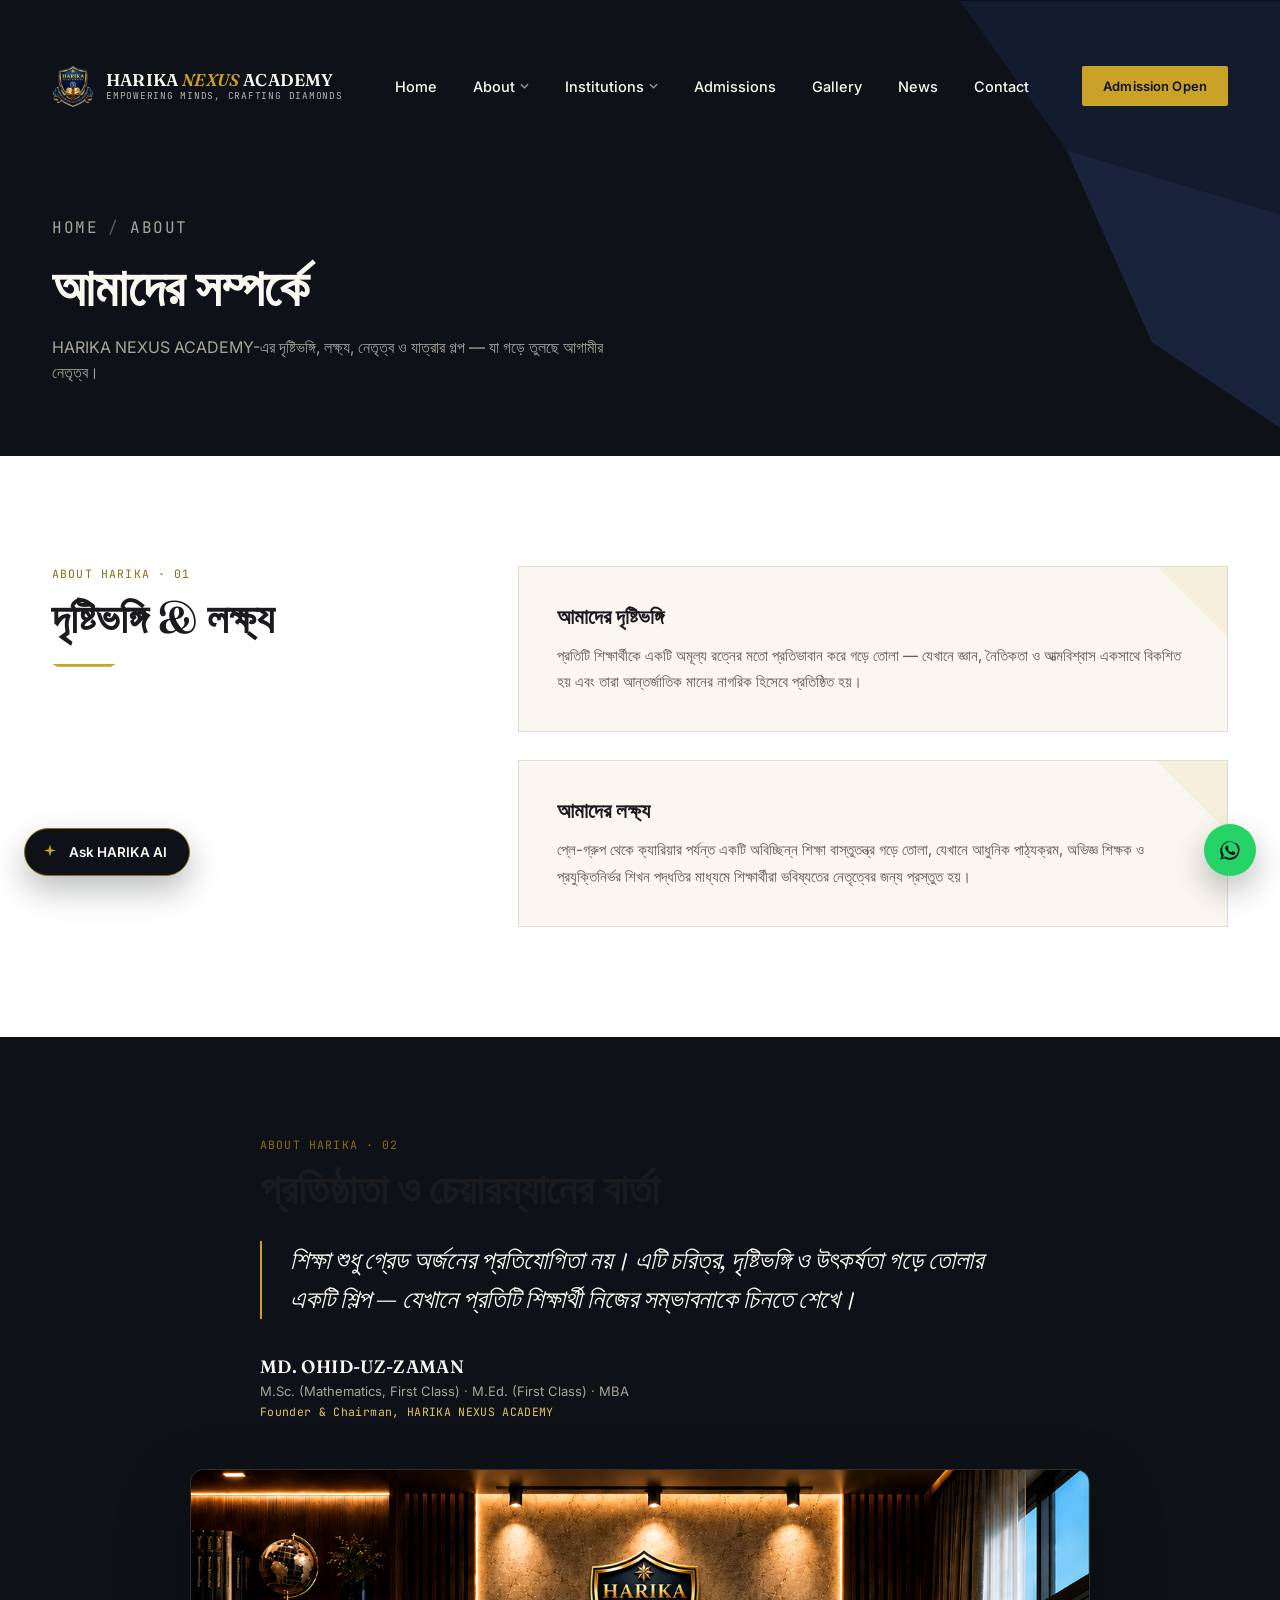
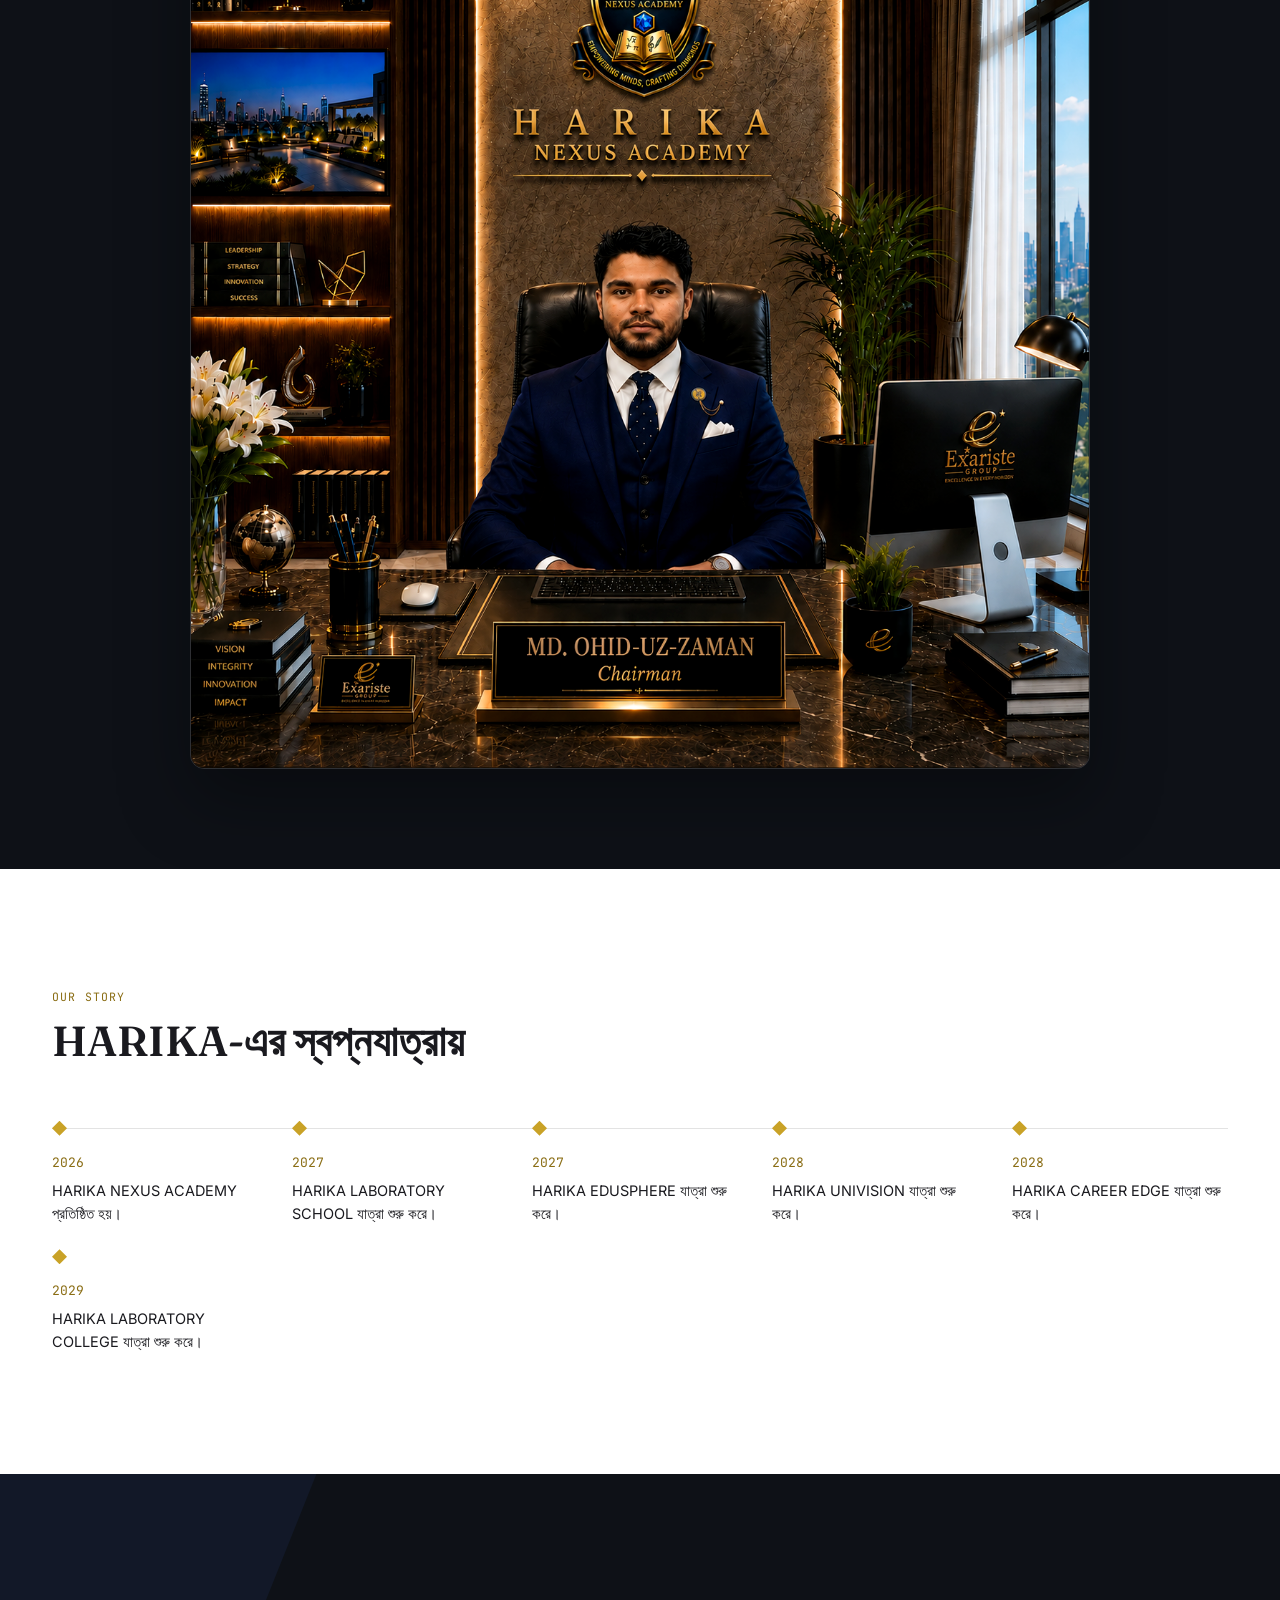
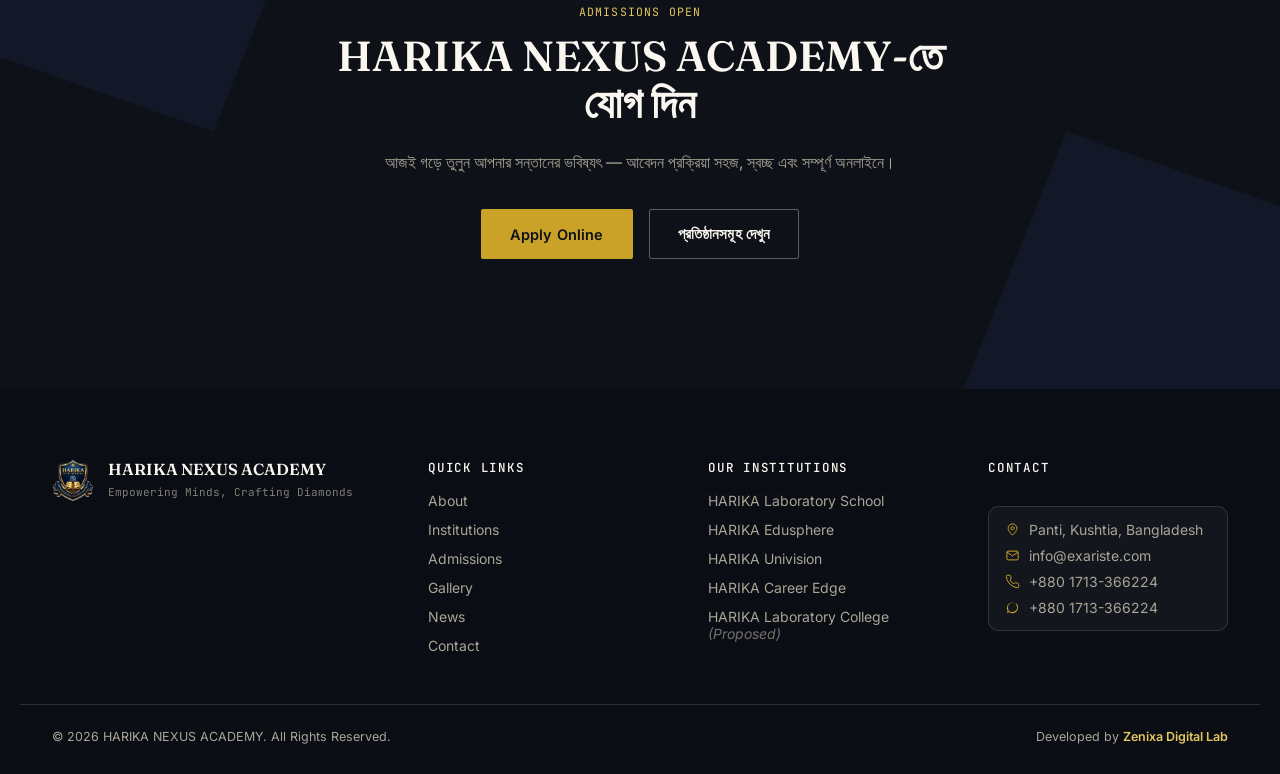
<file: about.html>
<!DOCTYPE html>
<html lang="bn">
<head>
<meta charset="UTF-8">
<meta name="viewport" content="width=device-width, initial-scale=1.0">
<title>About HARIKA — Vision, Mission &amp; Our Journey | HARIKA NEXUS ACADEMY</title>
<meta name="description" content="Learn about HARIKA NEXUS ACADEMY's vision, mission, founder's message, and journey from 2026 to the launch of HARIKA Laboratory College.">
<link rel="preconnect" href="https://fonts.googleapis.com">
<link rel="preconnect" href="https://fonts.gstatic.com" crossorigin>
<link href="https://fonts.googleapis.com/css2?family=Fraunces:ital,opsz,wght@0,9..144,300;0,9..144,400;0,9..144,500;0,9..144,600;0,9..144,700;1,9..144,400;1,9..144,500&family=Inter:wght@300;400;500;600;700&family=JetBrains+Mono:wght@400;500&display=swap" rel="stylesheet">
<link rel="stylesheet" href="style.css">
</head>
<body>
<!-- ====== ANNOUNCEMENT BAR ====== -->
<div class="announce-bar" id="announceBar">
  <div class="announce-track">
    <span class="announce-item">🎓 ভর্তি চলছে শিক্ষাবর্ষ ২০২৭ — Admission Open for 2027</span>
    <span class="announce-dot">•</span>
    <span class="announce-item">🏆 বৃত্তি অর্জনকারীদের নাম ঘোষণা করা হয়েছে — Scholarship Achievers Announced</span>
    <span class="announce-dot">•</span>
    <span class="announce-item">📢 এইচএসসি ভর্তি শীঘ্রই শুরু হচ্ছে — HSC Admission Starting Soon</span>
    <span class="announce-dot">•</span>
    <span class="announce-item">🎓 ভর্তি চলছে শিক্ষাবর্ষ ২০২৭ — Admission Open for 2027</span>
    <span class="announce-dot">•</span>
    <span class="announce-item">🏆 বৃত্তি অর্জনকারীদের নাম ঘোষণা করা হয়েছে — Scholarship Achievers Announced</span>
  </div>
</div>
<!-- ====== NAVBAR ====== -->
<header class="navbar" id="navbar">
  <div class="nav-inner">
    <a href="index.html" class="brand">
      <span class="brand-mark" aria-hidden="true">
        <img src="assets/logo-main.png" alt="" class="brand-logo-img">
      </span>
      <span class="brand-text">
        <span class="brand-name">HARIKA <em>NEXUS</em> ACADEMY</span>
        <span class="brand-tag">Empowering Minds, Crafting Diamonds</span>
      </span>
    </a>

    <nav class="main-nav" aria-label="Primary">
      <ul>
        <li><a href="index.html">Home</a></li>
        <li class="has-mega">
          <a href="about.html" class="active">About <svg class="caret" viewBox="0 0 10 6"><path d="M1 1l4 4 4-4"/></svg></a>
          <div class="mega-panel">
            <a href="about.html#vision" class="mega-link"><span class="mega-num">01</span><span>Vision &amp; Mission</span></a>
            <a href="about.html#founder" class="mega-link"><span class="mega-num">02</span><span>Founder &amp; Chairman</span></a>
            <a href="about.html#journey" class="mega-link"><span class="mega-num">03</span><span>Our Journey</span></a>
          </div>
        </li>
        <li class="has-mega">
          <a href="institutions.html">Institutions <svg class="caret" viewBox="0 0 10 6"><path d="M1 1l4 4 4-4"/></svg></a>
          <div class="mega-panel mega-panel--wide">
            <a href="inst-school.html" class="mega-link"><span class="mega-swatch" style="--sw:#1B3A6B"></span><span>HARIKA Laboratory School</span></a>
            <a href="inst-edusphere.html" class="mega-link"><span class="mega-swatch" style="--sw:#1E6B4F"></span><span>HARIKA Edusphere</span></a>
            <a href="inst-univision.html" class="mega-link"><span class="mega-swatch" style="--sw:#B8862E"></span><span>HARIKA Univision</span></a>
            <a href="inst-careeredge.html" class="mega-link"><span class="mega-swatch" style="--sw:#5B2A6B"></span><span>HARIKA Career Edge</span></a>
            <a href="inst-college.html" class="mega-link"><span class="mega-swatch" style="--sw:#8B2635"></span><span>HARIKA Laboratory College</span></a>
          </div>
        </li>
        <li><a href="admissions.html">Admissions</a></li>
        <li><a href="gallery.html">Gallery</a></li>
        <li><a href="news.html">News</a></li>
        <li><a href="contact.html">Contact</a></li>
      </ul>
    </nav>

    <div class="nav-cta">
      <a href="admissions.html" class="btn btn-gold btn-sm">Admission Open</a>
      <button class="nav-toggle" id="navToggle" aria-label="Toggle menu" aria-expanded="false">
        <span></span><span></span><span></span>
      </button>
    </div>
  </div>

  <!-- mobile menu -->
  <div class="mobile-menu" id="mobileMenu">
    <a href="index.html">Home</a>
    <details>
      <summary>About</summary>
      <a href="about.html#vision">Vision &amp; Mission</a>
      <a href="about.html#founder">Founder &amp; Chairman</a>
      <a href="about.html#journey">Our Journey</a>
    </details>
    <details>
      <summary>Institutions</summary>
      <a href="inst-school.html">HARIKA Laboratory School</a>
      <a href="inst-edusphere.html">HARIKA Edusphere</a>
      <a href="inst-univision.html">HARIKA Univision</a>
      <a href="inst-careeredge.html">HARIKA Career Edge</a>
      <a href="inst-college.html">HARIKA Laboratory College</a>
    </details>
    <a href="admissions.html">Admissions</a>
    <a href="gallery.html">Gallery</a>
    <a href="news.html">News</a>
    <a href="contact.html">Contact</a>
    <a href="admissions.html" class="btn btn-gold btn-block">Admission Open</a>
  </div>
</header>

<main>

  <!-- ====== PAGE HERO ====== -->
  <section class="page-hero">
    <div class="page-hero-facets" aria-hidden="true">
      <svg viewBox="0 0 1200 400" preserveAspectRatio="xMidYMid slice"><polygon points="900,0 1200,0 1200,200 1000,140" fill="#16203A"/><polygon points="1000,140 1200,200 1200,400 1080,320" fill="#1E2D4D"/></svg>
    </div>
    <div class="container">
      <p class="page-hero-eyebrow"><a href="index.html" style="color:inherit">Home</a> <span class="crumb-sep">/</span> About</p>
      <h1>আমাদের সম্পর্কে</h1>
      <p>HARIKA NEXUS ACADEMY-এর দৃষ্টিভঙ্গি, লক্ষ্য, নেতৃত্ব ও যাত্রার গল্প — যা গড়ে তুলছে আগামীর নেতৃত্ব।</p>
    </div>
  </section>

  <!-- ====== VISION & MISSION ====== -->
  <section class="vision" id="vision">
    <div class="container vision-grid">
      <div class="vision-head">
        <p class="kicker">About HARIKA · 01</p>
        <h2 class="sec-title">দৃষ্টিভঙ্গি &amp; লক্ষ্য</h2>
        <div class="cut-rule" aria-hidden="true"></div>
      </div>
      <div class="vision-cards">
        <div class="vision-card">
          <span class="vision-facet" aria-hidden="true"></span>
          <h3>আমাদের দৃষ্টিভঙ্গি</h3>
          <p>প্রতিটি শিক্ষার্থীকে একটি অমূল্য রত্নের মতো প্রতিভাবান করে গড়ে তোলা — যেখানে জ্ঞান, নৈতিকতা ও আত্মবিশ্বাস একসাথে বিকশিত হয় এবং তারা আন্তর্জাতিক মানের নাগরিক হিসেবে প্রতিষ্ঠিত হয়।</p>
        </div>
        <div class="vision-card">
          <span class="vision-facet" aria-hidden="true"></span>
          <h3>আমাদের লক্ষ্য</h3>
          <p>প্লে-গ্রুপ থেকে ক্যারিয়ার পর্যন্ত একটি অবিচ্ছিন্ন শিক্ষা বাস্তুতন্ত্র গড়ে তোলা, যেখানে আধুনিক পাঠ্যক্রম, অভিজ্ঞ শিক্ষক ও প্রযুক্তিনির্ভর শিখন পদ্ধতির মাধ্যমে শিক্ষার্থীরা ভবিষ্যতের নেতৃত্বের জন্য প্রস্তুত হয়।</p>
        </div>
      </div>
    </div>
  </section>

  <!-- ====== FOUNDER MESSAGE — full-width photo (exariste.com style) ====== -->
  <section class="founder-msg founder-msg--full" id="founder">
    <div class="container">
      <div class="founder-msg-copy">
        <p class="kicker">About HARIKA · 02</p>
        <h2 class="sec-title">প্রতিষ্ঠাতা ও চেয়ারম্যানের বার্তা</h2>
        <blockquote class="founder-quote">
          শিক্ষা শুধু গ্রেড অর্জনের প্রতিযোগিতা নয়। এটি চরিত্র, দৃষ্টিভঙ্গি ও উৎকর্ষতা গড়ে তোলার একটি শিল্প — যেখানে প্রতিটি শিক্ষার্থী নিজের সম্ভাবনাকে চিনতে শেখে।
        </blockquote>
        <div class="founder-sign">
          <span class="founder-sign-name">MD. OHID-UZ-ZAMAN</span>
          <span class="founder-sign-role">M.Sc. (Mathematics, First Class) · M.Ed. (First Class) · MBA</span>
          <span class="founder-sign-title">Founder &amp; Chairman, HARIKA NEXUS ACADEMY</span>
        </div>
      </div>
      <div class="founder-msg-photo--full">
        <img src="assets/chairman.jpg" alt="MD. Ohid-uz-Zaman, Founder and Chairman of HARIKA NEXUS ACADEMY, in his office">
      </div>
    </div>
  </section>

  <!-- ====== JOURNEY TIMELINE — স্বপ্নযাত্রা ====== -->
  <section class="journey" id="journey">
    <div class="container">
      <div class="sec-head">
        <p class="kicker">Our Story</p>
        <h2 class="sec-title">HARIKA-এর স্বপ্নযাত্রায়</h2>
      </div>
      <div class="timeline">
        <div class="timeline-line" aria-hidden="true"></div>

        <div class="tl-item">
          <div class="tl-dot"></div>
          <span class="tl-year">2026</span>
          <p class="tl-text">HARIKA NEXUS ACADEMY প্রতিষ্ঠিত হয়।</p>
        </div>
        <div class="tl-item">
          <div class="tl-dot"></div>
          <span class="tl-year">2027</span>
          <p class="tl-text">HARIKA LABORATORY SCHOOL যাত্রা শুরু করে।</p>
        </div>
        <div class="tl-item">
          <div class="tl-dot"></div>
          <span class="tl-year">2027</span>
          <p class="tl-text">HARIKA EDUSPHERE যাত্রা শুরু করে।</p>
        </div>
        <div class="tl-item">
          <div class="tl-dot"></div>
          <span class="tl-year">2028</span>
          <p class="tl-text">HARIKA UNIVISION যাত্রা শুরু করে।</p>
        </div>
        <div class="tl-item">
          <div class="tl-dot"></div>
          <span class="tl-year">2028</span>
          <p class="tl-text">HARIKA CAREER EDGE যাত্রা শুরু করে।</p>
        </div>
        <div class="tl-item">
          <div class="tl-dot"></div>
          <span class="tl-year">2029</span>
          <p class="tl-text">HARIKA LABORATORY COLLEGE যাত্রা শুরু করে।</p>
        </div>
      </div>
    </div>
  </section>

  <!-- ====== ADMISSIONS QUICK CTA ====== -->
  <section class="admissions" id="admissions-cta">
    <div class="admissions-facets" aria-hidden="true">
      <svg viewBox="0 0 1200 500" preserveAspectRatio="xMidYMid slice"><polygon points="0,0 300,0 200,250 0,180" fill="#16203A"/><polygon points="1200,500 900,500 1000,250 1200,320" fill="#16203A"/></svg>
    </div>
    <div class="container admissions-grid admissions-grid--cta">
      <div class="admissions-copy">
        <p class="kicker kicker--light">Admissions Open</p>
        <h2 class="sec-title sec-title--light">HARIKA NEXUS ACADEMY-তে<br>যোগ দিন</h2>
        <p class="admissions-sub">আজই গড়ে তুলুন আপনার সন্তানের ভবিষ্যৎ — আবেদন প্রক্রিয়া সহজ, স্বচ্ছ এবং সম্পূর্ণ অনলাইনে।</p>
        <div class="hero-actions">
          <a href="admissions.html" class="btn btn-gold">Apply Online</a>
          <a href="institutions.html" class="btn btn-outline-light">প্রতিষ্ঠানসমূহ দেখুন</a>
        </div>
      </div>
    </div>
  </section>

</main>

<!-- ====== AI ASSISTANT (Floating) ====== -->
<div class="ai-widget" id="aiWidget">
  <button class="ai-fab" id="aiFab" aria-label="Ask HARIKA AI" aria-expanded="false">
    <svg viewBox="0 0 24 24" class="ai-icon-spark"><path d="M12 2l1.8 6.2L20 10l-6.2 1.8L12 18l-1.8-6.2L4 10l6.2-1.8L12 2z"/></svg>
    <span>Ask HARIKA AI</span>
  </button>
  <div class="ai-panel" id="aiPanel">
    <div class="ai-panel-head">
      <span>HARIKA AI সহায়ক</span>
      <button id="aiClose" aria-label="Close">×</button>
    </div>
    <div class="ai-panel-body" id="aiBody">
      <p class="ai-msg ai-msg--bot">আস-সালামু আলাইকুম!<br>আমি আপনাকে ভর্তি, ফি, কোর্স বা যেকোনো বিষয়ে সাহায্য করতে পারি। নিচের কোনো প্রশ্ন বেছে নিন:</p>
    </div>
    <div class="ai-suggestions">
      <button class="ai-chip" data-q="admission">ভর্তি প্রক্রিয়া?</button>
      <button class="ai-chip" data-q="fees">ফি কাঠামো?</button>
      <button class="ai-chip" data-q="courses">কোর্সসমূহ?</button>
      <button class="ai-chip" data-q="suitable">কোন প্রতিষ্ঠান উপযুক্ত?</button>
      <button class="ai-chip" data-q="contact">যোগাযোগের তথ্য?</button>
      <button class="ai-chip" data-q="founder">প্রতিষ্ঠাতার বার্তা?</button>
    </div>
  </div>
</div>


<!-- ====== FOOTER ====== -->
<footer class="site-footer">
  <div class="container footer-grid">
    <div class="footer-brand">
      <span class="brand-mark" aria-hidden="true">
        <img src="assets/logo-main.png" alt="" class="brand-logo-img">
      </span>
      <div>
        <p class="footer-brand-name">HARIKA NEXUS ACADEMY</p>
        <p class="footer-brand-tag">Empowering Minds, Crafting Diamonds</p>
      </div>
    </div>

    <div class="footer-col">
      <h4>Quick Links</h4>
      <a href="about.html">About</a>
      <a href="institutions.html">Institutions</a>
      <a href="admissions.html">Admissions</a>
      <a href="gallery.html">Gallery</a>
      <a href="news.html">News</a>
      <a href="contact.html">Contact</a>
    </div>

    <div class="footer-col">
      <h4>Our Institutions</h4>
      <a href="inst-school.html">HARIKA Laboratory School</a>
      <a href="inst-edusphere.html">HARIKA Edusphere</a>
      <a href="inst-univision.html">HARIKA Univision</a>
      <a href="inst-careeredge.html">HARIKA Career Edge</a>
      <a href="inst-college.html">HARIKA Laboratory College <span class="footer-inst-proposed">(Proposed)</span></a>
    </div>

    <div class="footer-col">
      <h4>Contact</h4>
      <div class="footer-contact-card">
        <div class="fc-row">
          <svg viewBox="0 0 24 24" fill="none" stroke="currentColor" stroke-width="1.6"><path d="M12 21s-7-6.1-7-11a7 7 0 0 1 14 0c0 4.9-7 11-7 11z"/><circle cx="12" cy="10" r="2.5"/></svg>
          <span>Panti, Kushtia, Bangladesh</span>
        </div>
        <div class="fc-row">
          <svg viewBox="0 0 24 24" fill="none" stroke="currentColor" stroke-width="1.6"><path d="M4 4h16v16H4z" opacity="0"/><path d="M3 6.5l9 6 9-6"/><rect x="3" y="5" width="18" height="14" rx="2"/></svg>
          <a href="mailto:info@exariste.com">info@exariste.com</a>
        </div>
        <div class="fc-row">
          <svg viewBox="0 0 24 24" fill="none" stroke="currentColor" stroke-width="1.6"><path d="M22 16.9v3a2 2 0 0 1-2.2 2 19.8 19.8 0 0 1-8.6-3.1 19.5 19.5 0 0 1-6-6 19.8 19.8 0 0 1-3.1-8.6A2 2 0 0 1 4.1 2h3a2 2 0 0 1 2 1.7c.1.9.3 1.9.6 2.7a2 2 0 0 1-.5 2.1L8 9.7a16 16 0 0 0 6 6l1.2-1.2a2 2 0 0 1 2.1-.5c.9.3 1.8.5 2.7.6a2 2 0 0 1 1.7 2z"/></svg>
          <a href="tel:+8801713366224">+880 1713-366224</a>
        </div>
        <div class="fc-row">
          <svg viewBox="0 0 24 24" fill="currentColor"><path d="M17.6 6.3A8.8 8.8 0 0 0 12 4a8.9 8.9 0 0 0-7.7 13.4L3 21l3.7-1.3A8.9 8.9 0 0 0 12 21a8.9 8.9 0 0 0 5.6-15.7zM12 19.3a7.3 7.3 0 0 1-3.8-1l-.3-.2-2.7 1 1-2.6-.2-.3a7.4 7.4 0 1 1 6 3.1z"/></svg>
          <a href="https://wa.me/8801713366224" target="_blank" rel="noopener">+880 1713-366224</a>
        </div>
      </div>
    </div>
  </div>
  <div class="footer-bottom">
    <span>© 2026 HARIKA NEXUS ACADEMY. All Rights Reserved.</span>
    <div class="footer-bottom-right">
      <span class="dev-credit">Developed by <a href="https://zenixadigitallab.com" target="_blank" rel="noopener">Zenixa Digital Lab</a></span>
    </div>
  </div>
</footer>

<a href="https://wa.me/8801713366224" target="_blank" rel="noopener" class="whatsapp-float" aria-label="Chat on WhatsApp">
  <svg viewBox="0 0 24 24"><path d="M17.6 6.3A8.8 8.8 0 0 0 12 4a8.9 8.9 0 0 0-7.7 13.4L3 21l3.7-1.3A8.9 8.9 0 0 0 12 21a8.9 8.9 0 0 0 5.6-15.7zM12 19.3a7.3 7.3 0 0 1-3.8-1l-.3-.2-2.7 1 1-2.6-.2-.3a7.4 7.4 0 1 1 6 3.1zm4-5.5c-.2-.1-1.3-.6-1.5-.7s-.4-.1-.5.1-.5.7-.6.8-.2.2-.4.1a6 6 0 0 1-1.8-1.1 6.6 6.6 0 0 1-1.2-1.5c-.1-.2 0-.3.1-.4l.3-.4.2-.3a.4.4 0 0 0 0-.4c-.1-.1-.5-1.2-.7-1.7s-.4-.4-.5-.4h-.4a.9.9 0 0 0-.6.3 2.6 2.6 0 0 0-.8 1.9 4.6 4.6 0 0 0 1 2.4 10.4 10.4 0 0 0 4 3.5c.5.2.9.4 1.3.5a3.2 3.2 0 0 0 1.4.1 2.3 2.3 0 0 0 1.5-1.1 1.9 1.9 0 0 0 .1-1.1c-.1-.1-.2-.2-.4-.3z"/></svg>
</a>

<script src="script.js"></script>
</body>
</html>
</file>
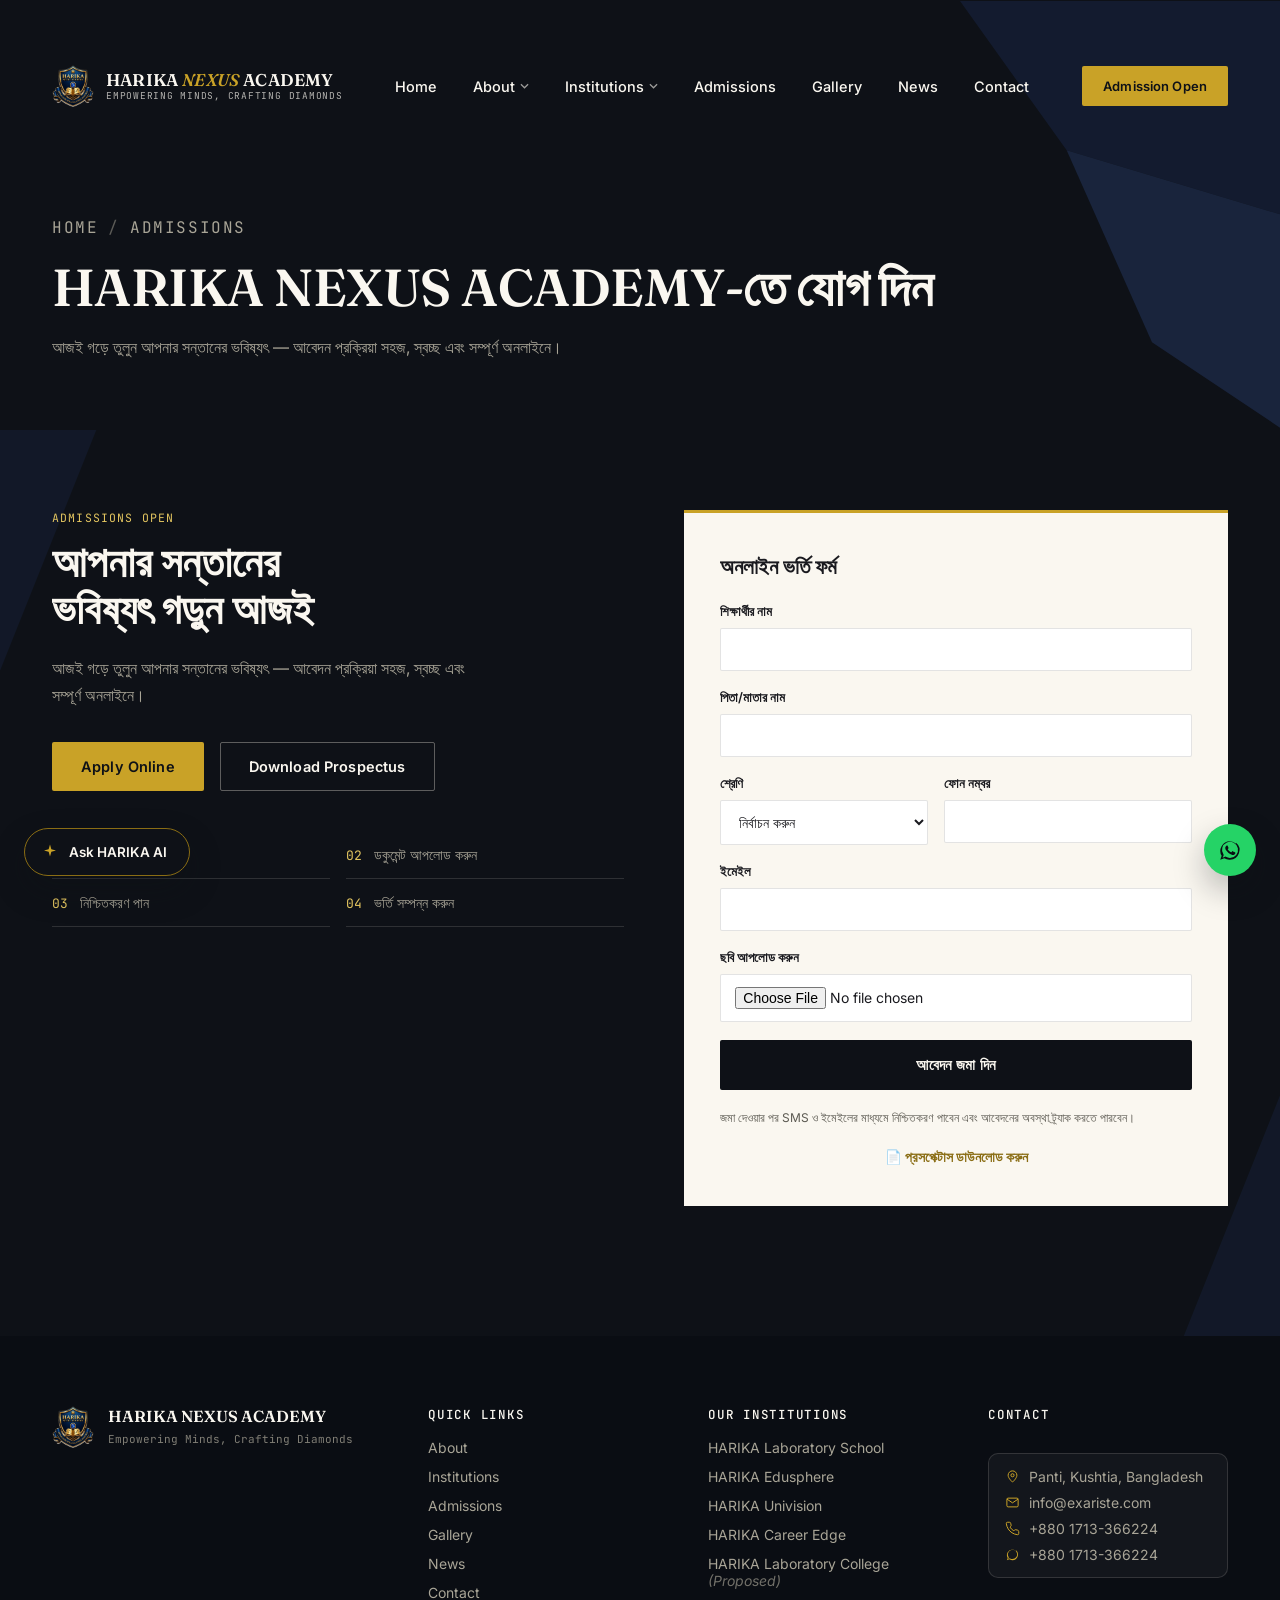
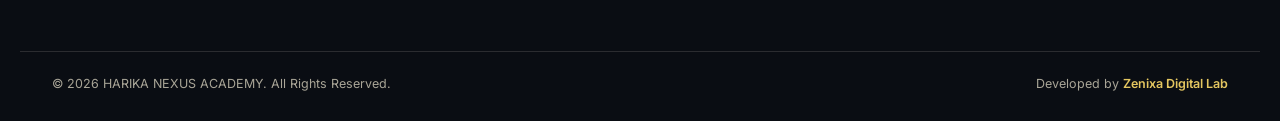
<file: admissions.html>
<!DOCTYPE html>
<html lang="bn">
<head>
<meta charset="UTF-8">
<meta name="viewport" content="width=device-width, initial-scale=1.0">
<title>Admissions | HARIKA NEXUS ACADEMY</title>
<meta name="description" content="Apply online to HARIKA NEXUS ACADEMY. Simple, transparent admission process for school, college coaching, university coaching, and career programs.">
<link rel="preconnect" href="https://fonts.googleapis.com">
<link rel="preconnect" href="https://fonts.gstatic.com" crossorigin>
<link href="https://fonts.googleapis.com/css2?family=Fraunces:ital,opsz,wght@0,9..144,300;0,9..144,400;0,9..144,500;0,9..144,600;0,9..144,700;1,9..144,400;1,9..144,500&family=Inter:wght@300;400;500;600;700&family=JetBrains+Mono:wght@400;500&display=swap" rel="stylesheet">
<link rel="stylesheet" href="style.css">
</head>
<body>
<!-- ====== ANNOUNCEMENT BAR ====== -->
<div class="announce-bar" id="announceBar">
  <div class="announce-track">
    <span class="announce-item">🎓 ভর্তি চলছে শিক্ষাবর্ষ ২০২৭ — Admission Open for 2027</span>
    <span class="announce-dot">•</span>
    <span class="announce-item">🏆 বৃত্তি অর্জনকারীদের নাম ঘোষণা করা হয়েছে — Scholarship Achievers Announced</span>
    <span class="announce-dot">•</span>
    <span class="announce-item">📢 এইচএসসি ভর্তি শীঘ্রই শুরু হচ্ছে — HSC Admission Starting Soon</span>
    <span class="announce-dot">•</span>
    <span class="announce-item">🎓 ভর্তি চলছে শিক্ষাবর্ষ ২০২৭ — Admission Open for 2027</span>
    <span class="announce-dot">•</span>
    <span class="announce-item">🏆 বৃত্তি অর্জনকারীদের নাম ঘোষণা করা হয়েছে — Scholarship Achievers Announced</span>
  </div>
</div>
<!-- ====== NAVBAR ====== -->
<header class="navbar" id="navbar">
  <div class="nav-inner">
    <a href="index.html" class="brand">
      <span class="brand-mark" aria-hidden="true">
        <img src="assets/logo-main.png" alt="" class="brand-logo-img">
      </span>
      <span class="brand-text">
        <span class="brand-name">HARIKA <em>NEXUS</em> ACADEMY</span>
        <span class="brand-tag">Empowering Minds, Crafting Diamonds</span>
      </span>
    </a>

    <nav class="main-nav" aria-label="Primary">
      <ul>
        <li><a href="index.html">Home</a></li>
        <li class="has-mega">
          <a href="about.html">About <svg class="caret" viewBox="0 0 10 6"><path d="M1 1l4 4 4-4"/></svg></a>
          <div class="mega-panel">
            <a href="about.html#vision" class="mega-link"><span class="mega-num">01</span><span>Vision &amp; Mission</span></a>
            <a href="about.html#founder" class="mega-link"><span class="mega-num">02</span><span>Founder &amp; Chairman</span></a>
            <a href="about.html#journey" class="mega-link"><span class="mega-num">03</span><span>Our Journey</span></a>
          </div>
        </li>
        <li class="has-mega">
          <a href="institutions.html">Institutions <svg class="caret" viewBox="0 0 10 6"><path d="M1 1l4 4 4-4"/></svg></a>
          <div class="mega-panel mega-panel--wide">
            <a href="inst-school.html" class="mega-link"><span class="mega-swatch" style="--sw:#1B3A6B"></span><span>HARIKA Laboratory School</span></a>
            <a href="inst-edusphere.html" class="mega-link"><span class="mega-swatch" style="--sw:#1E6B4F"></span><span>HARIKA Edusphere</span></a>
            <a href="inst-univision.html" class="mega-link"><span class="mega-swatch" style="--sw:#B8862E"></span><span>HARIKA Univision</span></a>
            <a href="inst-careeredge.html" class="mega-link"><span class="mega-swatch" style="--sw:#5B2A6B"></span><span>HARIKA Career Edge</span></a>
            <a href="inst-college.html" class="mega-link"><span class="mega-swatch" style="--sw:#8B2635"></span><span>HARIKA Laboratory College</span></a>
          </div>
        </li>
        <li><a href="admissions.html" class="active">Admissions</a></li>
        <li><a href="gallery.html">Gallery</a></li>
        <li><a href="news.html">News</a></li>
        <li><a href="contact.html">Contact</a></li>
      </ul>
    </nav>

    <div class="nav-cta">
      <a href="admissions.html" class="btn btn-gold btn-sm">Admission Open</a>
      <button class="nav-toggle" id="navToggle" aria-label="Toggle menu" aria-expanded="false">
        <span></span><span></span><span></span>
      </button>
    </div>
  </div>

  <!-- mobile menu -->
  <div class="mobile-menu" id="mobileMenu">
    <a href="index.html">Home</a>
    <details>
      <summary>About</summary>
      <a href="about.html#vision">Vision &amp; Mission</a>
      <a href="about.html#founder">Founder &amp; Chairman</a>
      <a href="about.html#journey">Our Journey</a>
    </details>
    <details>
      <summary>Institutions</summary>
      <a href="inst-school.html">HARIKA Laboratory School</a>
      <a href="inst-edusphere.html">HARIKA Edusphere</a>
      <a href="inst-univision.html">HARIKA Univision</a>
      <a href="inst-careeredge.html">HARIKA Career Edge</a>
      <a href="inst-college.html">HARIKA Laboratory College</a>
    </details>
    <a href="admissions.html">Admissions</a>
    <a href="gallery.html">Gallery</a>
    <a href="news.html">News</a>
    <a href="contact.html">Contact</a>
    <a href="admissions.html" class="btn btn-gold btn-block">Admission Open</a>
  </div>
</header>

<main>

  <!-- ====== PAGE HERO ====== -->
  <section class="page-hero">
    <div class="page-hero-facets" aria-hidden="true">
      <svg viewBox="0 0 1200 400" preserveAspectRatio="xMidYMid slice"><polygon points="900,0 1200,0 1200,200 1000,140" fill="#16203A"/><polygon points="1000,140 1200,200 1200,400 1080,320" fill="#1E2D4D"/></svg>
    </div>
    <div class="container">
      <p class="page-hero-eyebrow"><a href="index.html" style="color:inherit">Home</a> <span class="crumb-sep">/</span> Admissions</p>
      <h1>HARIKA NEXUS ACADEMY-তে যোগ দিন</h1>
      <p>আজই গড়ে তুলুন আপনার সন্তানের ভবিষ্যৎ — আবেদন প্রক্রিয়া সহজ, স্বচ্ছ এবং সম্পূর্ণ অনলাইনে।</p>
    </div>
  </section>

  <!-- ====== ADMISSIONS CTA + FORM ====== -->
  <section class="admissions" id="admissions" style="padding-top:80px">
    <div class="admissions-facets" aria-hidden="true">
      <svg viewBox="0 0 1200 500" preserveAspectRatio="xMidYMid slice"><polygon points="0,0 300,0 200,250 0,180" fill="#16203A"/><polygon points="1200,500 900,500 1000,250 1200,320" fill="#16203A"/></svg>
    </div>
    <div class="container admissions-grid">
      <div class="admissions-copy">
        <p class="kicker kicker--light">Admissions Open</p>
        <h2 class="sec-title sec-title--light">আপনার সন্তানের<br>ভবিষ্যৎ গড়ুন আজই</h2>
        <p class="admissions-sub">আজই গড়ে তুলুন আপনার সন্তানের ভবিষ্যৎ — আবেদন প্রক্রিয়া সহজ, স্বচ্ছ এবং সম্পূর্ণ অনলাইনে।</p>
        <div class="hero-actions">
          <a href="#apply" class="btn btn-gold">Apply Online</a>
          <a href="#prospectus" class="btn btn-outline-light">Download Prospectus</a>
        </div>

        <div class="admission-steps" id="process">
          <div class="a-step"><span>01</span>ফর্ম পূরণ করুন</div>
          <div class="a-step"><span>02</span>ডকুমেন্ট আপলোড করুন</div>
          <div class="a-step"><span>03</span>নিশ্চিতকরণ পান</div>
          <div class="a-step"><span>04</span>ভর্তি সম্পন্ন করুন</div>
        </div>
      </div>

      <form class="admission-form" id="apply" novalidate>
        <h3>অনলাইন ভর্তি ফর্ম</h3>
        <div class="form-row">
          <label>শিক্ষার্থীর নাম
            <input type="text" name="student_name" required>
          </label>
        </div>
        <div class="form-row">
          <label>পিতা/মাতার নাম
            <input type="text" name="parent_name" required>
          </label>
        </div>
        <div class="form-row form-row--split">
          <label>শ্রেণি
            <select name="class" required>
              <option value="" disabled selected>নির্বাচন করুন</option>
              <option>Play Group</option>
              <option>Nursery — Class Five</option>
              <option>Class Six — Ten</option>
              <option>HSC (Univision)</option>
              <option>Career Edge Program</option>
            </select>
          </label>
          <label>ফোন নম্বর
            <input type="tel" name="phone" required>
          </label>
        </div>
        <div class="form-row">
          <label>ইমেইল
            <input type="email" name="email">
          </label>
        </div>
        <div class="form-row">
          <label>ছবি আপলোড করুন
            <input type="file" name="photo" accept="image/*">
          </label>
        </div>
        <button type="submit" class="btn btn-dark btn-block">আবেদন জমা দিন</button>
        <p class="form-note">জমা দেওয়ার পর SMS ও ইমেইলের মাধ্যমে নিশ্চিতকরণ পাবেন এবং আবেদনের অবস্থা ট্র্যাক করতে পারবেন।</p>
        <a href="#prospectus" id="prospectus" class="prospectus-link">📄 প্রসপেক্টাস ডাউনলোড করুন</a>
      </form>
    </div>
  </section>

</main>

<!-- ====== AI ASSISTANT (Floating) ====== -->
<div class="ai-widget" id="aiWidget">
  <button class="ai-fab" id="aiFab" aria-label="Ask HARIKA AI" aria-expanded="false">
    <svg viewBox="0 0 24 24" class="ai-icon-spark"><path d="M12 2l1.8 6.2L20 10l-6.2 1.8L12 18l-1.8-6.2L4 10l6.2-1.8L12 2z"/></svg>
    <span>Ask HARIKA AI</span>
  </button>
  <div class="ai-panel" id="aiPanel">
    <div class="ai-panel-head">
      <span>HARIKA AI সহায়ক</span>
      <button id="aiClose" aria-label="Close">×</button>
    </div>
    <div class="ai-panel-body" id="aiBody">
      <p class="ai-msg ai-msg--bot">আস-সালামু আলাইকুম!<br>আমি আপনাকে ভর্তি, ফি, কোর্স বা যেকোনো বিষয়ে সাহায্য করতে পারি। নিচের কোনো প্রশ্ন বেছে নিন:</p>
    </div>
    <div class="ai-suggestions">
      <button class="ai-chip" data-q="admission">ভর্তি প্রক্রিয়া?</button>
      <button class="ai-chip" data-q="fees">ফি কাঠামো?</button>
      <button class="ai-chip" data-q="courses">কোর্সসমূহ?</button>
      <button class="ai-chip" data-q="suitable">কোন প্রতিষ্ঠান উপযুক্ত?</button>
      <button class="ai-chip" data-q="contact">যোগাযোগের তথ্য?</button>
      <button class="ai-chip" data-q="founder">প্রতিষ্ঠাতার বার্তা?</button>
    </div>
  </div>
</div>


<!-- ====== FOOTER ====== -->
<footer class="site-footer">
  <div class="container footer-grid">
    <div class="footer-brand">
      <span class="brand-mark" aria-hidden="true">
        <img src="assets/logo-main.png" alt="" class="brand-logo-img">
      </span>
      <div>
        <p class="footer-brand-name">HARIKA NEXUS ACADEMY</p>
        <p class="footer-brand-tag">Empowering Minds, Crafting Diamonds</p>
      </div>
    </div>

    <div class="footer-col">
      <h4>Quick Links</h4>
      <a href="about.html">About</a>
      <a href="institutions.html">Institutions</a>
      <a href="admissions.html">Admissions</a>
      <a href="gallery.html">Gallery</a>
      <a href="news.html">News</a>
      <a href="contact.html">Contact</a>
    </div>

    <div class="footer-col">
      <h4>Our Institutions</h4>
      <a href="inst-school.html">HARIKA Laboratory School</a>
      <a href="inst-edusphere.html">HARIKA Edusphere</a>
      <a href="inst-univision.html">HARIKA Univision</a>
      <a href="inst-careeredge.html">HARIKA Career Edge</a>
      <a href="inst-college.html">HARIKA Laboratory College <span class="footer-inst-proposed">(Proposed)</span></a>
    </div>

    <div class="footer-col">
      <h4>Contact</h4>
      <div class="footer-contact-card">
        <div class="fc-row">
          <svg viewBox="0 0 24 24" fill="none" stroke="currentColor" stroke-width="1.6"><path d="M12 21s-7-6.1-7-11a7 7 0 0 1 14 0c0 4.9-7 11-7 11z"/><circle cx="12" cy="10" r="2.5"/></svg>
          <span>Panti, Kushtia, Bangladesh</span>
        </div>
        <div class="fc-row">
          <svg viewBox="0 0 24 24" fill="none" stroke="currentColor" stroke-width="1.6"><path d="M4 4h16v16H4z" opacity="0"/><path d="M3 6.5l9 6 9-6"/><rect x="3" y="5" width="18" height="14" rx="2"/></svg>
          <a href="mailto:info@exariste.com">info@exariste.com</a>
        </div>
        <div class="fc-row">
          <svg viewBox="0 0 24 24" fill="none" stroke="currentColor" stroke-width="1.6"><path d="M22 16.9v3a2 2 0 0 1-2.2 2 19.8 19.8 0 0 1-8.6-3.1 19.5 19.5 0 0 1-6-6 19.8 19.8 0 0 1-3.1-8.6A2 2 0 0 1 4.1 2h3a2 2 0 0 1 2 1.7c.1.9.3 1.9.6 2.7a2 2 0 0 1-.5 2.1L8 9.7a16 16 0 0 0 6 6l1.2-1.2a2 2 0 0 1 2.1-.5c.9.3 1.8.5 2.7.6a2 2 0 0 1 1.7 2z"/></svg>
          <a href="tel:+8801713366224">+880 1713-366224</a>
        </div>
        <div class="fc-row">
          <svg viewBox="0 0 24 24" fill="currentColor"><path d="M17.6 6.3A8.8 8.8 0 0 0 12 4a8.9 8.9 0 0 0-7.7 13.4L3 21l3.7-1.3A8.9 8.9 0 0 0 12 21a8.9 8.9 0 0 0 5.6-15.7zM12 19.3a7.3 7.3 0 0 1-3.8-1l-.3-.2-2.7 1 1-2.6-.2-.3a7.4 7.4 0 1 1 6 3.1z"/></svg>
          <a href="https://wa.me/8801713366224" target="_blank" rel="noopener">+880 1713-366224</a>
        </div>
      </div>
    </div>
  </div>
  <div class="footer-bottom">
    <span>© 2026 HARIKA NEXUS ACADEMY. All Rights Reserved.</span>
    <div class="footer-bottom-right">
      <span class="dev-credit">Developed by <a href="https://zenixadigitallab.com" target="_blank" rel="noopener">Zenixa Digital Lab</a></span>
    </div>
  </div>
</footer>

<a href="https://wa.me/8801713366224" target="_blank" rel="noopener" class="whatsapp-float" aria-label="Chat on WhatsApp">
  <svg viewBox="0 0 24 24"><path d="M17.6 6.3A8.8 8.8 0 0 0 12 4a8.9 8.9 0 0 0-7.7 13.4L3 21l3.7-1.3A8.9 8.9 0 0 0 12 21a8.9 8.9 0 0 0 5.6-15.7zM12 19.3a7.3 7.3 0 0 1-3.8-1l-.3-.2-2.7 1 1-2.6-.2-.3a7.4 7.4 0 1 1 6 3.1zm4-5.5c-.2-.1-1.3-.6-1.5-.7s-.4-.1-.5.1-.5.7-.6.8-.2.2-.4.1a6 6 0 0 1-1.8-1.1 6.6 6.6 0 0 1-1.2-1.5c-.1-.2 0-.3.1-.4l.3-.4.2-.3a.4.4 0 0 0 0-.4c-.1-.1-.5-1.2-.7-1.7s-.4-.4-.5-.4h-.4a.9.9 0 0 0-.6.3 2.6 2.6 0 0 0-.8 1.9 4.6 4.6 0 0 0 1 2.4 10.4 10.4 0 0 0 4 3.5c.5.2.9.4 1.3.5a3.2 3.2 0 0 0 1.4.1 2.3 2.3 0 0 0 1.5-1.1 1.9 1.9 0 0 0 .1-1.1c-.1-.1-.2-.2-.4-.3z"/></svg>
</a>

<script src="script.js"></script>
</body>
</html>
</file>
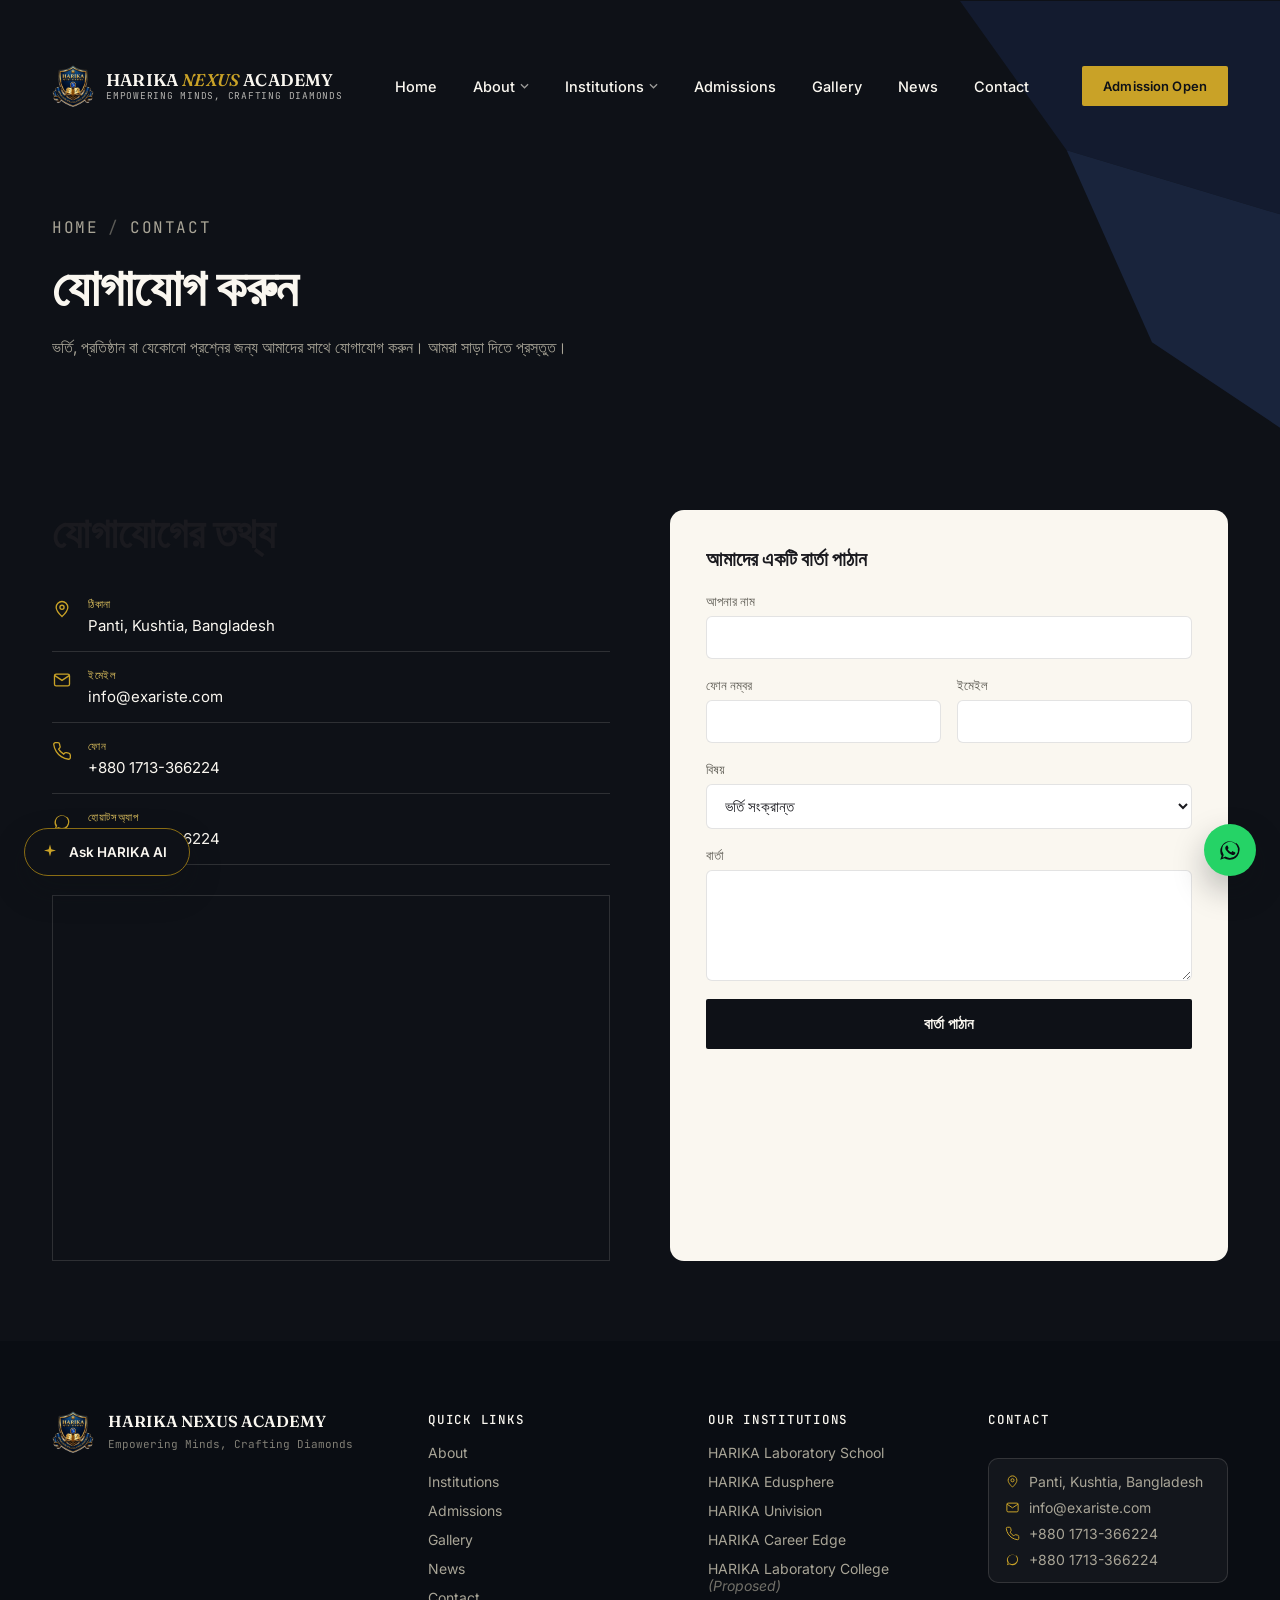
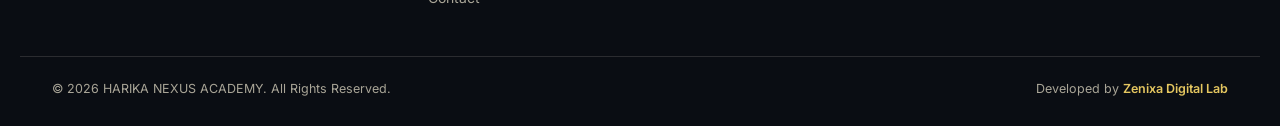
<file: contact.html>
<!DOCTYPE html>
<html lang="bn">
<head>
<meta charset="UTF-8">
<meta name="viewport" content="width=device-width, initial-scale=1.0">
<title>Contact Us | HARIKA NEXUS ACADEMY</title>
<meta name="description" content="Get in touch with HARIKA NEXUS ACADEMY — located in Panti, Kushtia, Bangladesh. Call, WhatsApp, or email us for admissions and general inquiries.">
<link rel="preconnect" href="https://fonts.googleapis.com">
<link rel="preconnect" href="https://fonts.gstatic.com" crossorigin>
<link href="https://fonts.googleapis.com/css2?family=Fraunces:ital,opsz,wght@0,9..144,300;0,9..144,400;0,9..144,500;0,9..144,600;0,9..144,700;1,9..144,400;1,9..144,500&family=Inter:wght@300;400;500;600;700&family=JetBrains+Mono:wght@400;500&display=swap" rel="stylesheet">
<link rel="stylesheet" href="style.css">
</head>
<body>
<!-- ====== ANNOUNCEMENT BAR ====== -->
<div class="announce-bar" id="announceBar">
  <div class="announce-track">
    <span class="announce-item">🎓 ভর্তি চলছে শিক্ষাবর্ষ ২০২৭ — Admission Open for 2027</span>
    <span class="announce-dot">•</span>
    <span class="announce-item">🏆 বৃত্তি অর্জনকারীদের নাম ঘোষণা করা হয়েছে — Scholarship Achievers Announced</span>
    <span class="announce-dot">•</span>
    <span class="announce-item">📢 এইচএসসি ভর্তি শীঘ্রই শুরু হচ্ছে — HSC Admission Starting Soon</span>
    <span class="announce-dot">•</span>
    <span class="announce-item">🎓 ভর্তি চলছে শিক্ষাবর্ষ ২০২৭ — Admission Open for 2027</span>
    <span class="announce-dot">•</span>
    <span class="announce-item">🏆 বৃত্তি অর্জনকারীদের নাম ঘোষণা করা হয়েছে — Scholarship Achievers Announced</span>
  </div>
</div>
<!-- ====== NAVBAR ====== -->
<header class="navbar" id="navbar">
  <div class="nav-inner">
    <a href="index.html" class="brand">
      <span class="brand-mark" aria-hidden="true">
        <img src="assets/logo-main.png" alt="" class="brand-logo-img">
      </span>
      <span class="brand-text">
        <span class="brand-name">HARIKA <em>NEXUS</em> ACADEMY</span>
        <span class="brand-tag">Empowering Minds, Crafting Diamonds</span>
      </span>
    </a>

    <nav class="main-nav" aria-label="Primary">
      <ul>
        <li><a href="index.html">Home</a></li>
        <li class="has-mega">
          <a href="about.html">About <svg class="caret" viewBox="0 0 10 6"><path d="M1 1l4 4 4-4"/></svg></a>
          <div class="mega-panel">
            <a href="about.html#vision" class="mega-link"><span class="mega-num">01</span><span>Vision &amp; Mission</span></a>
            <a href="about.html#founder" class="mega-link"><span class="mega-num">02</span><span>Founder &amp; Chairman</span></a>
            <a href="about.html#journey" class="mega-link"><span class="mega-num">03</span><span>Our Journey</span></a>
          </div>
        </li>
        <li class="has-mega">
          <a href="institutions.html">Institutions <svg class="caret" viewBox="0 0 10 6"><path d="M1 1l4 4 4-4"/></svg></a>
          <div class="mega-panel mega-panel--wide">
            <a href="inst-school.html" class="mega-link"><span class="mega-swatch" style="--sw:#1B3A6B"></span><span>HARIKA Laboratory School</span></a>
            <a href="inst-edusphere.html" class="mega-link"><span class="mega-swatch" style="--sw:#1E6B4F"></span><span>HARIKA Edusphere</span></a>
            <a href="inst-univision.html" class="mega-link"><span class="mega-swatch" style="--sw:#B8862E"></span><span>HARIKA Univision</span></a>
            <a href="inst-careeredge.html" class="mega-link"><span class="mega-swatch" style="--sw:#5B2A6B"></span><span>HARIKA Career Edge</span></a>
            <a href="inst-college.html" class="mega-link"><span class="mega-swatch" style="--sw:#8B2635"></span><span>HARIKA Laboratory College</span></a>
          </div>
        </li>
        <li><a href="admissions.html">Admissions</a></li>
        <li><a href="gallery.html">Gallery</a></li>
        <li><a href="news.html">News</a></li>
        <li><a href="contact.html" class="active">Contact</a></li>
      </ul>
    </nav>

    <div class="nav-cta">
      <a href="admissions.html" class="btn btn-gold btn-sm">Admission Open</a>
      <button class="nav-toggle" id="navToggle" aria-label="Toggle menu" aria-expanded="false">
        <span></span><span></span><span></span>
      </button>
    </div>
  </div>

  <!-- mobile menu -->
  <div class="mobile-menu" id="mobileMenu">
    <a href="index.html">Home</a>
    <details>
      <summary>About</summary>
      <a href="about.html#vision">Vision &amp; Mission</a>
      <a href="about.html#founder">Founder &amp; Chairman</a>
      <a href="about.html#journey">Our Journey</a>
    </details>
    <details>
      <summary>Institutions</summary>
      <a href="inst-school.html">HARIKA Laboratory School</a>
      <a href="inst-edusphere.html">HARIKA Edusphere</a>
      <a href="inst-univision.html">HARIKA Univision</a>
      <a href="inst-careeredge.html">HARIKA Career Edge</a>
      <a href="inst-college.html">HARIKA Laboratory College</a>
    </details>
    <a href="admissions.html">Admissions</a>
    <a href="gallery.html">Gallery</a>
    <a href="news.html">News</a>
    <a href="contact.html">Contact</a>
    <a href="admissions.html" class="btn btn-gold btn-block">Admission Open</a>
  </div>
</header>

<main>

  <!-- ====== PAGE HERO ====== -->
  <section class="page-hero">
    <div class="page-hero-facets" aria-hidden="true">
      <svg viewBox="0 0 1200 400" preserveAspectRatio="xMidYMid slice"><polygon points="900,0 1200,0 1200,200 1000,140" fill="#16203A"/><polygon points="1000,140 1200,200 1200,400 1080,320" fill="#1E2D4D"/></svg>
    </div>
    <div class="container">
      <p class="page-hero-eyebrow"><a href="index.html" style="color:inherit">Home</a> <span class="crumb-sep">/</span> Contact</p>
      <h1>যোগাযোগ করুন</h1>
      <p>ভর্তি, প্রতিষ্ঠান বা যেকোনো প্রশ্নের জন্য আমাদের সাথে যোগাযোগ করুন। আমরা সাড়া দিতে প্রস্তুত।</p>
    </div>
  </section>

  <!-- ====== CONTACT GRID ====== -->
  <section class="contact" id="contact" style="padding:80px 0">
    <div class="container contact-grid">
      <div class="contact-info">
        <h2 class="sec-title" style="margin-bottom:24px">যোগাযোগের তথ্য</h2>

        <div class="contact-item">
          <svg viewBox="0 0 24 24" fill="none" stroke="currentColor" stroke-width="1.6"><path d="M12 21s-7-6.1-7-11a7 7 0 0 1 14 0c0 4.9-7 11-7 11z"/><circle cx="12" cy="10" r="2.5"/></svg>
          <div><strong>ঠিকানা</strong><span>Panti, Kushtia, Bangladesh</span></div>
        </div>
        <div class="contact-item">
          <svg viewBox="0 0 24 24" fill="none" stroke="currentColor" stroke-width="1.6"><rect x="3" y="5" width="18" height="14" rx="2"/><path d="M3 6.5l9 6 9-6"/></svg>
          <div><strong>ইমেইল</strong><a href="mailto:info@exariste.com">info@exariste.com</a></div>
        </div>
        <div class="contact-item">
          <svg viewBox="0 0 24 24" fill="none" stroke="currentColor" stroke-width="1.6"><path d="M22 16.9v3a2 2 0 0 1-2.2 2 19.8 19.8 0 0 1-8.6-3.1 19.5 19.5 0 0 1-6-6 19.8 19.8 0 0 1-3.1-8.6A2 2 0 0 1 4.1 2h3a2 2 0 0 1 2 1.7c.1.9.3 1.9.6 2.7a2 2 0 0 1-.5 2.1L8 9.7a16 16 0 0 0 6 6l1.2-1.2a2 2 0 0 1 2.1-.5c.9.3 1.8.5 2.7.6a2 2 0 0 1 1.7 2z"/></svg>
          <div><strong>ফোন</strong><a href="tel:+8801713366224">+880 1713-366224</a></div>
        </div>
        <div class="contact-item">
          <svg viewBox="0 0 24 24" fill="currentColor"><path d="M17.6 6.3A8.8 8.8 0 0 0 12 4a8.9 8.9 0 0 0-7.7 13.4L3 21l3.7-1.3A8.9 8.9 0 0 0 12 21a8.9 8.9 0 0 0 5.6-15.7zM12 19.3a7.3 7.3 0 0 1-3.8-1l-.3-.2-2.7 1 1-2.6-.2-.3a7.4 7.4 0 1 1 6 3.1z"/></svg>
          <div><strong>হোয়াটসঅ্যাপ</strong><a href="https://wa.me/8801713366224" target="_blank" rel="noopener">+880 1713-366224</a></div>
        </div>

        <div class="contact-map">
          <iframe src="https://www.google.com/maps?q=Panti,Kushtia,Bangladesh&output=embed" width="100%" height="280" style="border:0; border-radius:12px;" allowfullscreen="" loading="lazy" referrerpolicy="no-referrer-when-downgrade" title="HARIKA NEXUS ACADEMY location map"></iframe>
        </div>
      </div>

      <form class="contact-form">
        <h3>আমাদের একটি বার্তা পাঠান</h3>
        <div class="form-row">
          <label>আপনার নাম
            <input type="text" name="name" required>
          </label>
        </div>
        <div class="form-row form-row--split">
          <label>ফোন নম্বর
            <input type="tel" name="phone" required>
          </label>
          <label>ইমেইল
            <input type="email" name="email">
          </label>
        </div>
        <div class="form-row">
          <label>বিষয়
            <select name="subject">
              <option>ভর্তি সংক্রান্ত</option>
              <option>প্রতিষ্ঠান সম্পর্কে জানতে চাই</option>
              <option>ক্যারিয়ার / নিয়োগ</option>
              <option>অন্যান্য</option>
            </select>
          </label>
        </div>
        <div class="form-row">
          <label>বার্তা
            <textarea name="message" rows="5" required></textarea>
          </label>
        </div>
        <button type="submit" class="btn btn-dark btn-block">বার্তা পাঠান</button>
      </form>
    </div>
  </section>

</main>

<!-- ====== AI ASSISTANT (Floating) ====== -->
<div class="ai-widget" id="aiWidget">
  <button class="ai-fab" id="aiFab" aria-label="Ask HARIKA AI" aria-expanded="false">
    <svg viewBox="0 0 24 24" class="ai-icon-spark"><path d="M12 2l1.8 6.2L20 10l-6.2 1.8L12 18l-1.8-6.2L4 10l6.2-1.8L12 2z"/></svg>
    <span>Ask HARIKA AI</span>
  </button>
  <div class="ai-panel" id="aiPanel">
    <div class="ai-panel-head">
      <span>HARIKA AI সহায়ক</span>
      <button id="aiClose" aria-label="Close">×</button>
    </div>
    <div class="ai-panel-body" id="aiBody">
      <p class="ai-msg ai-msg--bot">আস-সালামু আলাইকুম!<br>আমি আপনাকে ভর্তি, ফি, কোর্স বা যেকোনো বিষয়ে সাহায্য করতে পারি। নিচের কোনো প্রশ্ন বেছে নিন:</p>
    </div>
    <div class="ai-suggestions">
      <button class="ai-chip" data-q="admission">ভর্তি প্রক্রিয়া?</button>
      <button class="ai-chip" data-q="fees">ফি কাঠামো?</button>
      <button class="ai-chip" data-q="courses">কোর্সসমূহ?</button>
      <button class="ai-chip" data-q="suitable">কোন প্রতিষ্ঠান উপযুক্ত?</button>
      <button class="ai-chip" data-q="contact">যোগাযোগের তথ্য?</button>
      <button class="ai-chip" data-q="founder">প্রতিষ্ঠাতার বার্তা?</button>
    </div>
  </div>
</div>


<!-- ====== FOOTER ====== -->
<footer class="site-footer">
  <div class="container footer-grid">
    <div class="footer-brand">
      <span class="brand-mark" aria-hidden="true">
        <img src="assets/logo-main.png" alt="" class="brand-logo-img">
      </span>
      <div>
        <p class="footer-brand-name">HARIKA NEXUS ACADEMY</p>
        <p class="footer-brand-tag">Empowering Minds, Crafting Diamonds</p>
      </div>
    </div>

    <div class="footer-col">
      <h4>Quick Links</h4>
      <a href="about.html">About</a>
      <a href="institutions.html">Institutions</a>
      <a href="admissions.html">Admissions</a>
      <a href="gallery.html">Gallery</a>
      <a href="news.html">News</a>
      <a href="contact.html">Contact</a>
    </div>

    <div class="footer-col">
      <h4>Our Institutions</h4>
      <a href="inst-school.html">HARIKA Laboratory School</a>
      <a href="inst-edusphere.html">HARIKA Edusphere</a>
      <a href="inst-univision.html">HARIKA Univision</a>
      <a href="inst-careeredge.html">HARIKA Career Edge</a>
      <a href="inst-college.html">HARIKA Laboratory College <span class="footer-inst-proposed">(Proposed)</span></a>
    </div>

    <div class="footer-col">
      <h4>Contact</h4>
      <div class="footer-contact-card">
        <div class="fc-row">
          <svg viewBox="0 0 24 24" fill="none" stroke="currentColor" stroke-width="1.6"><path d="M12 21s-7-6.1-7-11a7 7 0 0 1 14 0c0 4.9-7 11-7 11z"/><circle cx="12" cy="10" r="2.5"/></svg>
          <span>Panti, Kushtia, Bangladesh</span>
        </div>
        <div class="fc-row">
          <svg viewBox="0 0 24 24" fill="none" stroke="currentColor" stroke-width="1.6"><path d="M4 4h16v16H4z" opacity="0"/><path d="M3 6.5l9 6 9-6"/><rect x="3" y="5" width="18" height="14" rx="2"/></svg>
          <a href="mailto:info@exariste.com">info@exariste.com</a>
        </div>
        <div class="fc-row">
          <svg viewBox="0 0 24 24" fill="none" stroke="currentColor" stroke-width="1.6"><path d="M22 16.9v3a2 2 0 0 1-2.2 2 19.8 19.8 0 0 1-8.6-3.1 19.5 19.5 0 0 1-6-6 19.8 19.8 0 0 1-3.1-8.6A2 2 0 0 1 4.1 2h3a2 2 0 0 1 2 1.7c.1.9.3 1.9.6 2.7a2 2 0 0 1-.5 2.1L8 9.7a16 16 0 0 0 6 6l1.2-1.2a2 2 0 0 1 2.1-.5c.9.3 1.8.5 2.7.6a2 2 0 0 1 1.7 2z"/></svg>
          <a href="tel:+8801713366224">+880 1713-366224</a>
        </div>
        <div class="fc-row">
          <svg viewBox="0 0 24 24" fill="currentColor"><path d="M17.6 6.3A8.8 8.8 0 0 0 12 4a8.9 8.9 0 0 0-7.7 13.4L3 21l3.7-1.3A8.9 8.9 0 0 0 12 21a8.9 8.9 0 0 0 5.6-15.7zM12 19.3a7.3 7.3 0 0 1-3.8-1l-.3-.2-2.7 1 1-2.6-.2-.3a7.4 7.4 0 1 1 6 3.1z"/></svg>
          <a href="https://wa.me/8801713366224" target="_blank" rel="noopener">+880 1713-366224</a>
        </div>
      </div>
    </div>
  </div>
  <div class="footer-bottom">
    <span>© 2026 HARIKA NEXUS ACADEMY. All Rights Reserved.</span>
    <div class="footer-bottom-right">
      <span class="dev-credit">Developed by <a href="https://zenixadigitallab.com" target="_blank" rel="noopener">Zenixa Digital Lab</a></span>
    </div>
  </div>
</footer>

<a href="https://wa.me/8801713366224" target="_blank" rel="noopener" class="whatsapp-float" aria-label="Chat on WhatsApp">
  <svg viewBox="0 0 24 24"><path d="M17.6 6.3A8.8 8.8 0 0 0 12 4a8.9 8.9 0 0 0-7.7 13.4L3 21l3.7-1.3A8.9 8.9 0 0 0 12 21a8.9 8.9 0 0 0 5.6-15.7zM12 19.3a7.3 7.3 0 0 1-3.8-1l-.3-.2-2.7 1 1-2.6-.2-.3a7.4 7.4 0 1 1 6 3.1zm4-5.5c-.2-.1-1.3-.6-1.5-.7s-.4-.1-.5.1-.5.7-.6.8-.2.2-.4.1a6 6 0 0 1-1.8-1.1 6.6 6.6 0 0 1-1.2-1.5c-.1-.2 0-.3.1-.4l.3-.4.2-.3a.4.4 0 0 0 0-.4c-.1-.1-.5-1.2-.7-1.7s-.4-.4-.5-.4h-.4a.9.9 0 0 0-.6.3 2.6 2.6 0 0 0-.8 1.9 4.6 4.6 0 0 0 1 2.4 10.4 10.4 0 0 0 4 3.5c.5.2.9.4 1.3.5a3.2 3.2 0 0 0 1.4.1 2.3 2.3 0 0 0 1.5-1.1 1.9 1.9 0 0 0 .1-1.1c-.1-.1-.2-.2-.4-.3z"/></svg>
</a>

<script src="script.js"></script>
</body>
</html>
</file>
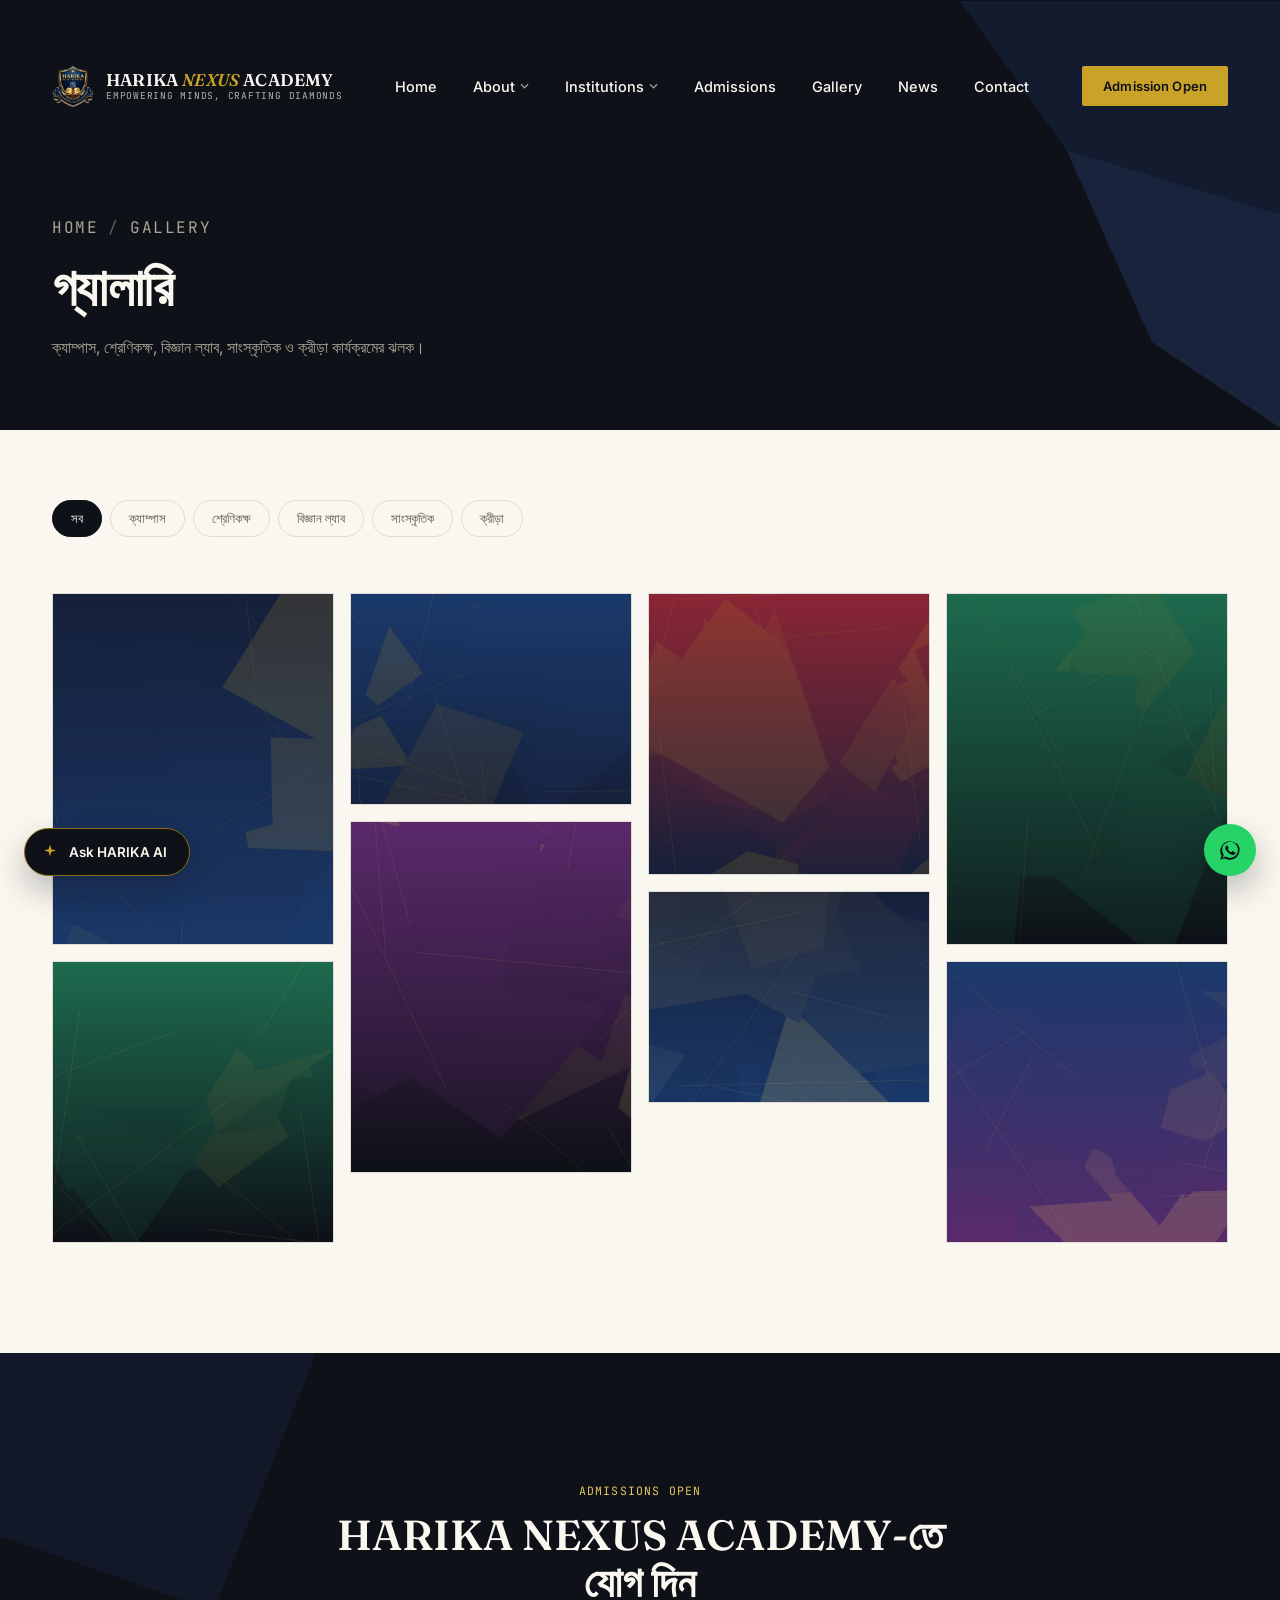
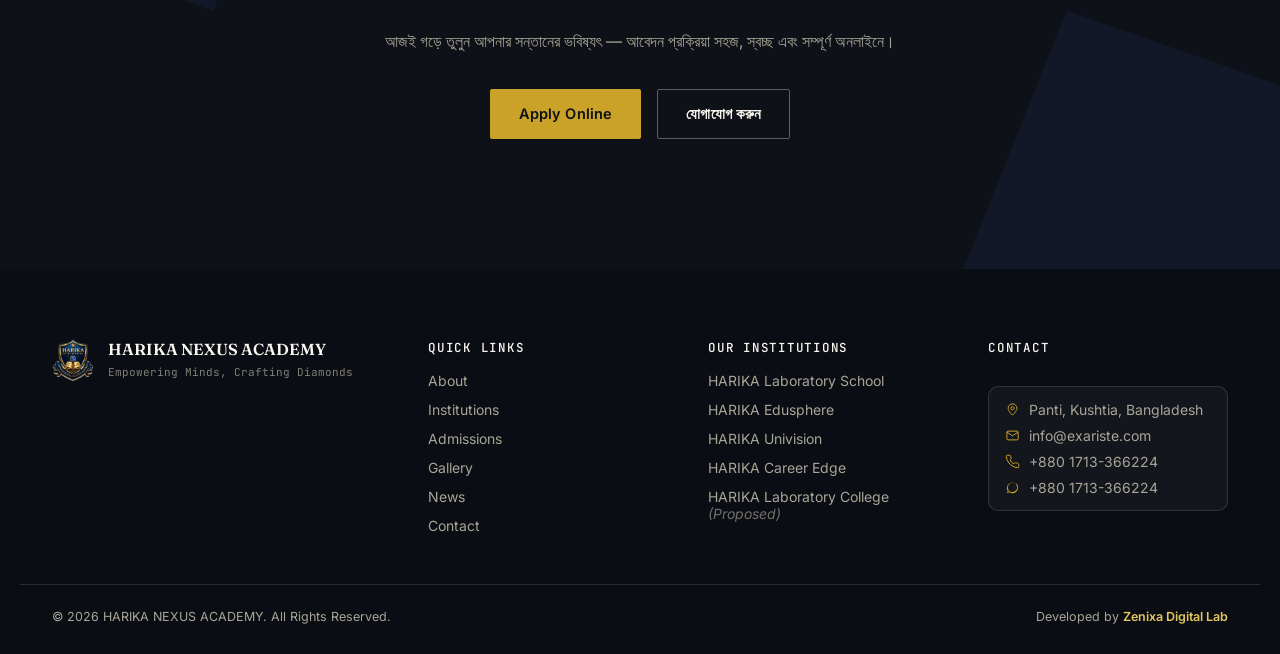
<file: gallery.html>
<!DOCTYPE html>
<html lang="bn">
<head>
<meta charset="UTF-8">
<meta name="viewport" content="width=device-width, initial-scale=1.0">
<title>Gallery | HARIKA NEXUS ACADEMY</title>
<meta name="description" content="Campus life at HARIKA NEXUS ACADEMY — photos of campus, classrooms, science labs, cultural events, and sports.">
<link rel="preconnect" href="https://fonts.googleapis.com">
<link rel="preconnect" href="https://fonts.gstatic.com" crossorigin>
<link href="https://fonts.googleapis.com/css2?family=Fraunces:ital,opsz,wght@0,9..144,300;0,9..144,400;0,9..144,500;0,9..144,600;0,9..144,700;1,9..144,400;1,9..144,500&family=Inter:wght@300;400;500;600;700&family=JetBrains+Mono:wght@400;500&display=swap" rel="stylesheet">
<link rel="stylesheet" href="style.css">
</head>
<body>
<!-- ====== ANNOUNCEMENT BAR ====== -->
<div class="announce-bar" id="announceBar">
  <div class="announce-track">
    <span class="announce-item">🎓 ভর্তি চলছে শিক্ষাবর্ষ ২০২৭ — Admission Open for 2027</span>
    <span class="announce-dot">•</span>
    <span class="announce-item">🏆 বৃত্তি অর্জনকারীদের নাম ঘোষণা করা হয়েছে — Scholarship Achievers Announced</span>
    <span class="announce-dot">•</span>
    <span class="announce-item">📢 এইচএসসি ভর্তি শীঘ্রই শুরু হচ্ছে — HSC Admission Starting Soon</span>
    <span class="announce-dot">•</span>
    <span class="announce-item">🎓 ভর্তি চলছে শিক্ষাবর্ষ ২০২৭ — Admission Open for 2027</span>
    <span class="announce-dot">•</span>
    <span class="announce-item">🏆 বৃত্তি অর্জনকারীদের নাম ঘোষণা করা হয়েছে — Scholarship Achievers Announced</span>
  </div>
</div>
<!-- ====== NAVBAR ====== -->
<header class="navbar" id="navbar">
  <div class="nav-inner">
    <a href="index.html" class="brand">
      <span class="brand-mark" aria-hidden="true">
        <img src="assets/logo-main.png" alt="" class="brand-logo-img">
      </span>
      <span class="brand-text">
        <span class="brand-name">HARIKA <em>NEXUS</em> ACADEMY</span>
        <span class="brand-tag">Empowering Minds, Crafting Diamonds</span>
      </span>
    </a>

    <nav class="main-nav" aria-label="Primary">
      <ul>
        <li><a href="index.html">Home</a></li>
        <li class="has-mega">
          <a href="about.html">About <svg class="caret" viewBox="0 0 10 6"><path d="M1 1l4 4 4-4"/></svg></a>
          <div class="mega-panel">
            <a href="about.html#vision" class="mega-link"><span class="mega-num">01</span><span>Vision &amp; Mission</span></a>
            <a href="about.html#founder" class="mega-link"><span class="mega-num">02</span><span>Founder &amp; Chairman</span></a>
            <a href="about.html#journey" class="mega-link"><span class="mega-num">03</span><span>Our Journey</span></a>
          </div>
        </li>
        <li class="has-mega">
          <a href="institutions.html">Institutions <svg class="caret" viewBox="0 0 10 6"><path d="M1 1l4 4 4-4"/></svg></a>
          <div class="mega-panel mega-panel--wide">
            <a href="inst-school.html" class="mega-link"><span class="mega-swatch" style="--sw:#1B3A6B"></span><span>HARIKA Laboratory School</span></a>
            <a href="inst-edusphere.html" class="mega-link"><span class="mega-swatch" style="--sw:#1E6B4F"></span><span>HARIKA Edusphere</span></a>
            <a href="inst-univision.html" class="mega-link"><span class="mega-swatch" style="--sw:#B8862E"></span><span>HARIKA Univision</span></a>
            <a href="inst-careeredge.html" class="mega-link"><span class="mega-swatch" style="--sw:#5B2A6B"></span><span>HARIKA Career Edge</span></a>
            <a href="inst-college.html" class="mega-link"><span class="mega-swatch" style="--sw:#8B2635"></span><span>HARIKA Laboratory College</span></a>
          </div>
        </li>
        <li><a href="admissions.html">Admissions</a></li>
        <li><a href="gallery.html" class="active">Gallery</a></li>
        <li><a href="news.html">News</a></li>
        <li><a href="contact.html">Contact</a></li>
      </ul>
    </nav>

    <div class="nav-cta">
      <a href="admissions.html" class="btn btn-gold btn-sm">Admission Open</a>
      <button class="nav-toggle" id="navToggle" aria-label="Toggle menu" aria-expanded="false">
        <span></span><span></span><span></span>
      </button>
    </div>
  </div>

  <!-- mobile menu -->
  <div class="mobile-menu" id="mobileMenu">
    <a href="index.html">Home</a>
    <details>
      <summary>About</summary>
      <a href="about.html#vision">Vision &amp; Mission</a>
      <a href="about.html#founder">Founder &amp; Chairman</a>
      <a href="about.html#journey">Our Journey</a>
    </details>
    <details>
      <summary>Institutions</summary>
      <a href="inst-school.html">HARIKA Laboratory School</a>
      <a href="inst-edusphere.html">HARIKA Edusphere</a>
      <a href="inst-univision.html">HARIKA Univision</a>
      <a href="inst-careeredge.html">HARIKA Career Edge</a>
      <a href="inst-college.html">HARIKA Laboratory College</a>
    </details>
    <a href="admissions.html">Admissions</a>
    <a href="gallery.html">Gallery</a>
    <a href="news.html">News</a>
    <a href="contact.html">Contact</a>
    <a href="admissions.html" class="btn btn-gold btn-block">Admission Open</a>
  </div>
</header>

<main>

  <!-- ====== PAGE HERO ====== -->
  <section class="page-hero">
    <div class="page-hero-facets" aria-hidden="true">
      <svg viewBox="0 0 1200 400" preserveAspectRatio="xMidYMid slice"><polygon points="900,0 1200,0 1200,200 1000,140" fill="#16203A"/><polygon points="1000,140 1200,200 1200,400 1080,320" fill="#1E2D4D"/></svg>
    </div>
    <div class="container">
      <p class="page-hero-eyebrow"><a href="index.html" style="color:inherit">Home</a> <span class="crumb-sep">/</span> Gallery</p>
      <h1>গ্যালারি</h1>
      <p>ক্যাম্পাস, শ্রেণিকক্ষ, বিজ্ঞান ল্যাব, সাংস্কৃতিক ও ক্রীড়া কার্যক্রমের ঝলক।</p>
    </div>
  </section>

  <!-- ====== GALLERY ====== -->
  <section class="gallery" id="gallery" style="padding-top:70px">
    <div class="container">
      <div class="sec-head sec-head--row">
        <div class="gallery-filters">
          <button class="gf active" data-filter="all">সব</button>
          <button class="gf" data-filter="campus">ক্যাম্পাস</button>
          <button class="gf" data-filter="classroom">শ্রেণিকক্ষ</button>
          <button class="gf" data-filter="lab">বিজ্ঞান ল্যাব</button>
          <button class="gf" data-filter="cultural">সাংস্কৃতিক</button>
          <button class="gf" data-filter="sports">ক্রীড়া</button>
        </div>
      </div>

      <div class="masonry" id="masonry">
        <figure class="m-item" data-cat="campus"><img src="assets/gallery1.jpg" alt="HARIKA Nexus Academy campus building" loading="lazy"></figure>
        <figure class="m-item" data-cat="classroom"><img src="assets/gallery2.jpg" alt="Students engaged in a classroom lesson" loading="lazy"></figure>
        <figure class="m-item" data-cat="lab"><img src="assets/gallery3.jpg" alt="Students conducting a science lab experiment" loading="lazy"></figure>
        <figure class="m-item" data-cat="cultural"><img src="assets/gallery4.jpg" alt="Students performing at a cultural event" loading="lazy"></figure>
        <figure class="m-item" data-cat="sports"><img src="assets/gallery5.jpg" alt="Students playing sports on the academy field" loading="lazy"></figure>
        <figure class="m-item" data-cat="campus"><img src="assets/gallery6.jpg" alt="HARIKA Nexus Academy campus grounds" loading="lazy"></figure>
        <figure class="m-item" data-cat="classroom"><img src="assets/gallery7.jpg" alt="Teacher guiding students in classroom" loading="lazy"></figure>
        <figure class="m-item" data-cat="lab"><img src="assets/gallery8.jpg" alt="Science laboratory equipment in use" loading="lazy"></figure>
      </div>
    </div>
  </section>

  <!-- ====== ADMISSIONS QUICK CTA ====== -->
  <section class="admissions" id="admissions-cta">
    <div class="admissions-facets" aria-hidden="true">
      <svg viewBox="0 0 1200 500" preserveAspectRatio="xMidYMid slice"><polygon points="0,0 300,0 200,250 0,180" fill="#16203A"/><polygon points="1200,500 900,500 1000,250 1200,320" fill="#16203A"/></svg>
    </div>
    <div class="container admissions-grid admissions-grid--cta">
      <div class="admissions-copy">
        <p class="kicker kicker--light">Admissions Open</p>
        <h2 class="sec-title sec-title--light">HARIKA NEXUS ACADEMY-তে<br>যোগ দিন</h2>
        <p class="admissions-sub">আজই গড়ে তুলুন আপনার সন্তানের ভবিষ্যৎ — আবেদন প্রক্রিয়া সহজ, স্বচ্ছ এবং সম্পূর্ণ অনলাইনে।</p>
        <div class="hero-actions">
          <a href="admissions.html" class="btn btn-gold">Apply Online</a>
          <a href="contact.html" class="btn btn-outline-light">যোগাযোগ করুন</a>
        </div>
      </div>
    </div>
  </section>

</main>

<!-- ====== AI ASSISTANT (Floating) ====== -->
<div class="ai-widget" id="aiWidget">
  <button class="ai-fab" id="aiFab" aria-label="Ask HARIKA AI" aria-expanded="false">
    <svg viewBox="0 0 24 24" class="ai-icon-spark"><path d="M12 2l1.8 6.2L20 10l-6.2 1.8L12 18l-1.8-6.2L4 10l6.2-1.8L12 2z"/></svg>
    <span>Ask HARIKA AI</span>
  </button>
  <div class="ai-panel" id="aiPanel">
    <div class="ai-panel-head">
      <span>HARIKA AI সহায়ক</span>
      <button id="aiClose" aria-label="Close">×</button>
    </div>
    <div class="ai-panel-body" id="aiBody">
      <p class="ai-msg ai-msg--bot">আস-সালামু আলাইকুম!<br>আমি আপনাকে ভর্তি, ফি, কোর্স বা যেকোনো বিষয়ে সাহায্য করতে পারি। নিচের কোনো প্রশ্ন বেছে নিন:</p>
    </div>
    <div class="ai-suggestions">
      <button class="ai-chip" data-q="admission">ভর্তি প্রক্রিয়া?</button>
      <button class="ai-chip" data-q="fees">ফি কাঠামো?</button>
      <button class="ai-chip" data-q="courses">কোর্সসমূহ?</button>
      <button class="ai-chip" data-q="suitable">কোন প্রতিষ্ঠান উপযুক্ত?</button>
      <button class="ai-chip" data-q="contact">যোগাযোগের তথ্য?</button>
      <button class="ai-chip" data-q="founder">প্রতিষ্ঠাতার বার্তা?</button>
    </div>
  </div>
</div>


<!-- ====== FOOTER ====== -->
<footer class="site-footer">
  <div class="container footer-grid">
    <div class="footer-brand">
      <span class="brand-mark" aria-hidden="true">
        <img src="assets/logo-main.png" alt="" class="brand-logo-img">
      </span>
      <div>
        <p class="footer-brand-name">HARIKA NEXUS ACADEMY</p>
        <p class="footer-brand-tag">Empowering Minds, Crafting Diamonds</p>
      </div>
    </div>

    <div class="footer-col">
      <h4>Quick Links</h4>
      <a href="about.html">About</a>
      <a href="institutions.html">Institutions</a>
      <a href="admissions.html">Admissions</a>
      <a href="gallery.html">Gallery</a>
      <a href="news.html">News</a>
      <a href="contact.html">Contact</a>
    </div>

    <div class="footer-col">
      <h4>Our Institutions</h4>
      <a href="inst-school.html">HARIKA Laboratory School</a>
      <a href="inst-edusphere.html">HARIKA Edusphere</a>
      <a href="inst-univision.html">HARIKA Univision</a>
      <a href="inst-careeredge.html">HARIKA Career Edge</a>
      <a href="inst-college.html">HARIKA Laboratory College <span class="footer-inst-proposed">(Proposed)</span></a>
    </div>

    <div class="footer-col">
      <h4>Contact</h4>
      <div class="footer-contact-card">
        <div class="fc-row">
          <svg viewBox="0 0 24 24" fill="none" stroke="currentColor" stroke-width="1.6"><path d="M12 21s-7-6.1-7-11a7 7 0 0 1 14 0c0 4.9-7 11-7 11z"/><circle cx="12" cy="10" r="2.5"/></svg>
          <span>Panti, Kushtia, Bangladesh</span>
        </div>
        <div class="fc-row">
          <svg viewBox="0 0 24 24" fill="none" stroke="currentColor" stroke-width="1.6"><path d="M4 4h16v16H4z" opacity="0"/><path d="M3 6.5l9 6 9-6"/><rect x="3" y="5" width="18" height="14" rx="2"/></svg>
          <a href="mailto:info@exariste.com">info@exariste.com</a>
        </div>
        <div class="fc-row">
          <svg viewBox="0 0 24 24" fill="none" stroke="currentColor" stroke-width="1.6"><path d="M22 16.9v3a2 2 0 0 1-2.2 2 19.8 19.8 0 0 1-8.6-3.1 19.5 19.5 0 0 1-6-6 19.8 19.8 0 0 1-3.1-8.6A2 2 0 0 1 4.1 2h3a2 2 0 0 1 2 1.7c.1.9.3 1.9.6 2.7a2 2 0 0 1-.5 2.1L8 9.7a16 16 0 0 0 6 6l1.2-1.2a2 2 0 0 1 2.1-.5c.9.3 1.8.5 2.7.6a2 2 0 0 1 1.7 2z"/></svg>
          <a href="tel:+8801713366224">+880 1713-366224</a>
        </div>
        <div class="fc-row">
          <svg viewBox="0 0 24 24" fill="currentColor"><path d="M17.6 6.3A8.8 8.8 0 0 0 12 4a8.9 8.9 0 0 0-7.7 13.4L3 21l3.7-1.3A8.9 8.9 0 0 0 12 21a8.9 8.9 0 0 0 5.6-15.7zM12 19.3a7.3 7.3 0 0 1-3.8-1l-.3-.2-2.7 1 1-2.6-.2-.3a7.4 7.4 0 1 1 6 3.1z"/></svg>
          <a href="https://wa.me/8801713366224" target="_blank" rel="noopener">+880 1713-366224</a>
        </div>
      </div>
    </div>
  </div>
  <div class="footer-bottom">
    <span>© 2026 HARIKA NEXUS ACADEMY. All Rights Reserved.</span>
    <div class="footer-bottom-right">
      <span class="dev-credit">Developed by <a href="https://zenixadigitallab.com" target="_blank" rel="noopener">Zenixa Digital Lab</a></span>
    </div>
  </div>
</footer>

<a href="https://wa.me/8801713366224" target="_blank" rel="noopener" class="whatsapp-float" aria-label="Chat on WhatsApp">
  <svg viewBox="0 0 24 24"><path d="M17.6 6.3A8.8 8.8 0 0 0 12 4a8.9 8.9 0 0 0-7.7 13.4L3 21l3.7-1.3A8.9 8.9 0 0 0 12 21a8.9 8.9 0 0 0 5.6-15.7zM12 19.3a7.3 7.3 0 0 1-3.8-1l-.3-.2-2.7 1 1-2.6-.2-.3a7.4 7.4 0 1 1 6 3.1zm4-5.5c-.2-.1-1.3-.6-1.5-.7s-.4-.1-.5.1-.5.7-.6.8-.2.2-.4.1a6 6 0 0 1-1.8-1.1 6.6 6.6 0 0 1-1.2-1.5c-.1-.2 0-.3.1-.4l.3-.4.2-.3a.4.4 0 0 0 0-.4c-.1-.1-.5-1.2-.7-1.7s-.4-.4-.5-.4h-.4a.9.9 0 0 0-.6.3 2.6 2.6 0 0 0-.8 1.9 4.6 4.6 0 0 0 1 2.4 10.4 10.4 0 0 0 4 3.5c.5.2.9.4 1.3.5a3.2 3.2 0 0 0 1.4.1 2.3 2.3 0 0 0 1.5-1.1 1.9 1.9 0 0 0 .1-1.1c-.1-.1-.2-.2-.4-.3z"/></svg>
</a>

<script src="script.js"></script>
</body>
</html>
</file>
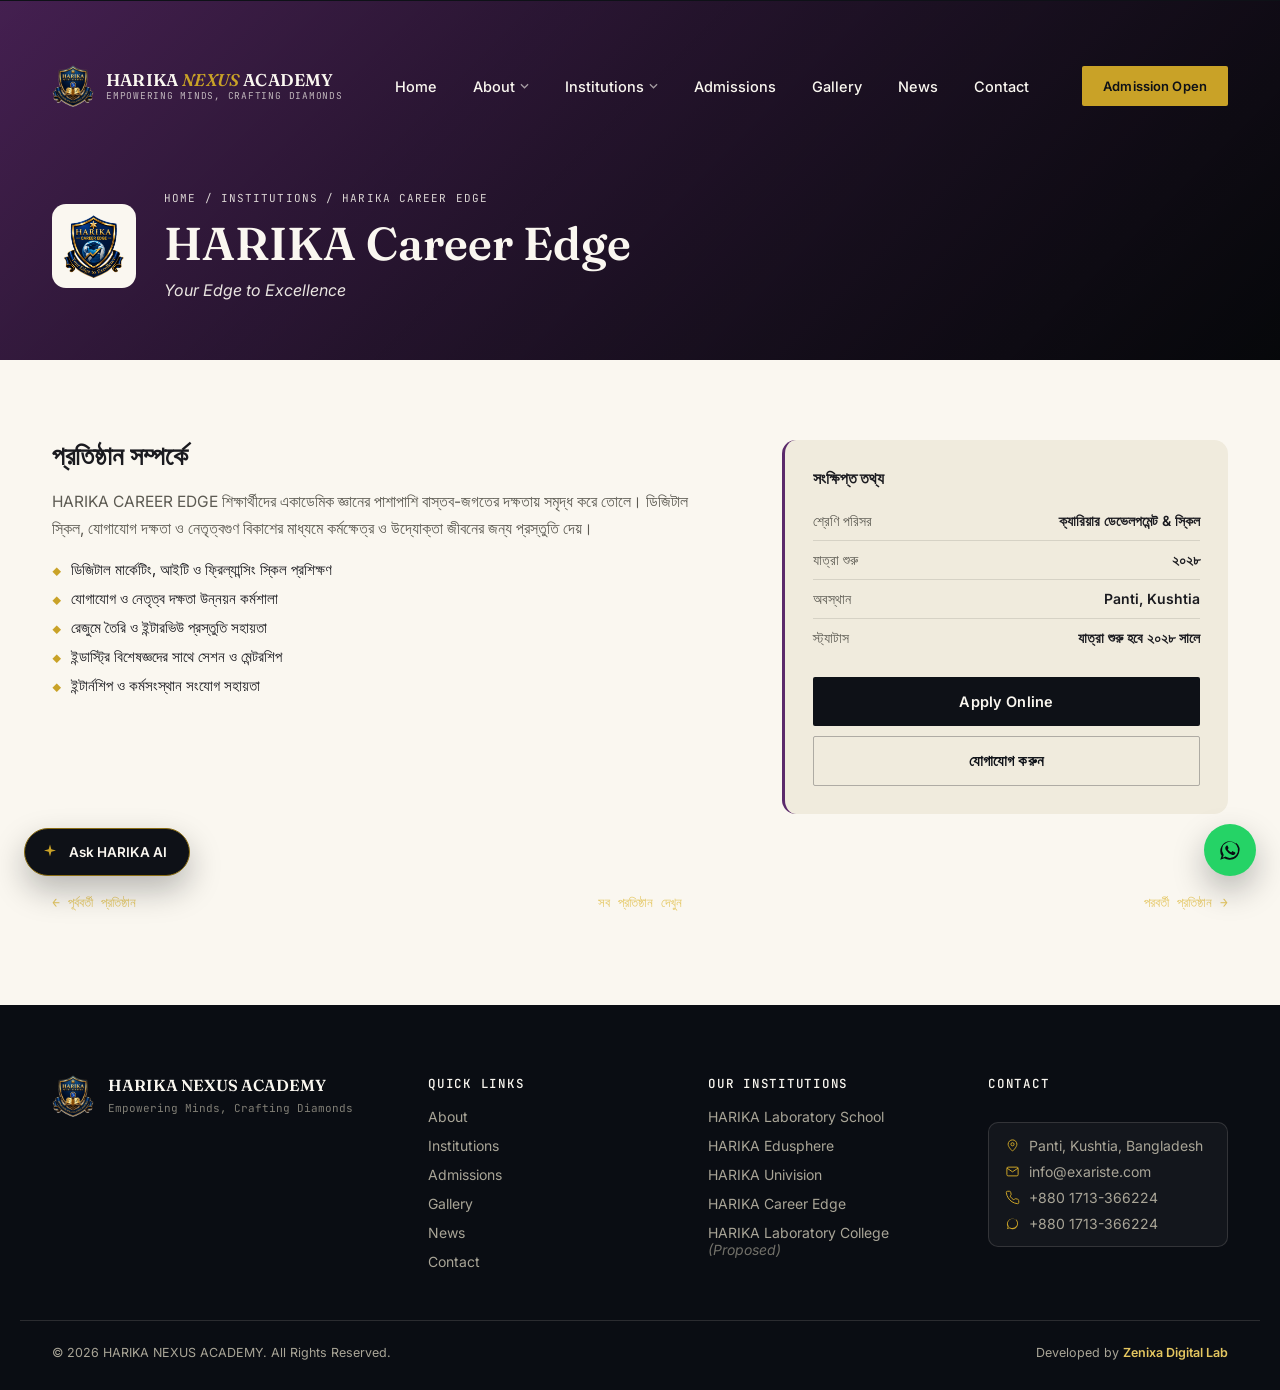
<file: inst-careeredge.html>
<!DOCTYPE html>
<html lang="bn">
<head>
<meta charset="UTF-8">
<meta name="viewport" content="width=device-width, initial-scale=1.0">
<title>HARIKA Career Edge | HARIKA NEXUS ACADEMY</title>
<meta name="description" content="HARIKA Career Edge — Your Edge to Excellence. ক্যারিয়ার ডেভেলপমেন্ট &amp; স্কিল. Part of the HARIKA NEXUS ACADEMY education ecosystem in Panti, Kushtia.">
<link rel="preconnect" href="https://fonts.googleapis.com">
<link rel="preconnect" href="https://fonts.gstatic.com" crossorigin>
<link href="https://fonts.googleapis.com/css2?family=Fraunces:ital,opsz,wght@0,9..144,300;0,9..144,400;0,9..144,500;0,9..144,600;0,9..144,700;1,9..144,400;1,9..144,500&family=Inter:wght@300;400;500;600;700&family=JetBrains+Mono:wght@400;500&display=swap" rel="stylesheet">
<link rel="stylesheet" href="style.css">
</head>
<body>
<!-- ====== ANNOUNCEMENT BAR ====== -->
<div class="announce-bar" id="announceBar">
  <div class="announce-track">
    <span class="announce-item">🎓 ভর্তি চলছে শিক্ষাবর্ষ ২০২৭ — Admission Open for 2027</span>
    <span class="announce-dot">•</span>
    <span class="announce-item">🏆 বৃত্তি অর্জনকারীদের নাম ঘোষণা করা হয়েছে — Scholarship Achievers Announced</span>
    <span class="announce-dot">•</span>
    <span class="announce-item">📢 এইচএসসি ভর্তি শীঘ্রই শুরু হচ্ছে — HSC Admission Starting Soon</span>
    <span class="announce-dot">•</span>
    <span class="announce-item">🎓 ভর্তি চলছে শিক্ষাবর্ষ ২০২৭ — Admission Open for 2027</span>
    <span class="announce-dot">•</span>
    <span class="announce-item">🏆 বৃত্তি অর্জনকারীদের নাম ঘোষণা করা হয়েছে — Scholarship Achievers Announced</span>
  </div>
</div>
<!-- ====== NAVBAR ====== -->
<header class="navbar" id="navbar">
  <div class="nav-inner">
    <a href="index.html" class="brand">
      <span class="brand-mark" aria-hidden="true">
        <img src="assets/logo-main.png" alt="" class="brand-logo-img">
      </span>
      <span class="brand-text">
        <span class="brand-name">HARIKA <em>NEXUS</em> ACADEMY</span>
        <span class="brand-tag">Empowering Minds, Crafting Diamonds</span>
      </span>
    </a>

    <nav class="main-nav" aria-label="Primary">
      <ul>
        <li><a href="index.html">Home</a></li>
        <li class="has-mega">
          <a href="about.html">About <svg class="caret" viewBox="0 0 10 6"><path d="M1 1l4 4 4-4"/></svg></a>
          <div class="mega-panel">
            <a href="about.html#vision" class="mega-link"><span class="mega-num">01</span><span>Vision &amp; Mission</span></a>
            <a href="about.html#founder" class="mega-link"><span class="mega-num">02</span><span>Founder &amp; Chairman</span></a>
            <a href="about.html#journey" class="mega-link"><span class="mega-num">03</span><span>Our Journey</span></a>
          </div>
        </li>
        <li class="has-mega">
          <a href="institutions.html" class="active">Institutions <svg class="caret" viewBox="0 0 10 6"><path d="M1 1l4 4 4-4"/></svg></a>
          <div class="mega-panel mega-panel--wide">
            <a href="inst-school.html" class="mega-link"><span class="mega-swatch" style="--sw:#1B3A6B"></span><span>HARIKA Laboratory School</span></a>
            <a href="inst-edusphere.html" class="mega-link"><span class="mega-swatch" style="--sw:#1E6B4F"></span><span>HARIKA Edusphere</span></a>
            <a href="inst-univision.html" class="mega-link"><span class="mega-swatch" style="--sw:#B8862E"></span><span>HARIKA Univision</span></a>
            <a href="inst-careeredge.html" class="mega-link"><span class="mega-swatch" style="--sw:#5B2A6B"></span><span>HARIKA Career Edge</span></a>
            <a href="inst-college.html" class="mega-link"><span class="mega-swatch" style="--sw:#8B2635"></span><span>HARIKA Laboratory College</span></a>
          </div>
        </li>
        <li><a href="admissions.html">Admissions</a></li>
        <li><a href="gallery.html">Gallery</a></li>
        <li><a href="news.html">News</a></li>
        <li><a href="contact.html">Contact</a></li>
      </ul>
    </nav>

    <div class="nav-cta">
      <a href="admissions.html" class="btn btn-gold btn-sm">Admission Open</a>
      <button class="nav-toggle" id="navToggle" aria-label="Toggle menu" aria-expanded="false">
        <span></span><span></span><span></span>
      </button>
    </div>
  </div>

  <!-- mobile menu -->
  <div class="mobile-menu" id="mobileMenu">
    <a href="index.html">Home</a>
    <details>
      <summary>About</summary>
      <a href="about.html#vision">Vision &amp; Mission</a>
      <a href="about.html#founder">Founder &amp; Chairman</a>
      <a href="about.html#journey">Our Journey</a>
    </details>
    <details>
      <summary>Institutions</summary>
      <a href="inst-school.html">HARIKA Laboratory School</a>
      <a href="inst-edusphere.html">HARIKA Edusphere</a>
      <a href="inst-univision.html">HARIKA Univision</a>
      <a href="inst-careeredge.html">HARIKA Career Edge</a>
      <a href="inst-college.html">HARIKA Laboratory College</a>
    </details>
    <a href="admissions.html">Admissions</a>
    <a href="gallery.html">Gallery</a>
    <a href="news.html">News</a>
    <a href="contact.html">Contact</a>
    <a href="admissions.html" class="btn btn-gold btn-block">Admission Open</a>
  </div>
</header>

<main>

  <!-- ====== INSTITUTION DETAIL HERO ====== -->
  <section class="inst-detail-hero" style="--accent:#5B2A6B; background-image:linear-gradient(135deg, #5B2A6B, #0E1117);">
    <div class="container">
      <img src="assets/logo-careeredge.png" alt="HARIKA Career Edge crest logo" class="inst-detail-logo">
      <div>
        <p class="inst-detail-eyebrow"><a href="index.html" style="color:inherit">Home</a> / <a href="institutions.html" style="color:inherit">Institutions</a> / HARIKA Career Edge</p>
        <h1>HARIKA Career Edge</h1>
        <p class="inst-detail-slogan">Your Edge to Excellence</p>
      </div>
    </div>
  </section>

  <!-- ====== INSTITUTION DETAIL BODY ====== -->
  <section class="inst-detail-body">
    <div class="container inst-detail-grid">
      <div class="inst-detail-content">
        <h2>প্রতিষ্ঠান সম্পর্কে</h2>
        <p>HARIKA CAREER EDGE শিক্ষার্থীদের একাডেমিক জ্ঞানের পাশাপাশি বাস্তব-জগতের দক্ষতায় সমৃদ্ধ করে তোলে। ডিজিটাল স্কিল, যোগাযোগ দক্ষতা ও নেতৃত্বগুণ বিকাশের মাধ্যমে কর্মক্ষেত্র ও উদ্যোক্তা জীবনের জন্য প্রস্তুতি দেয়।</p>
        <ul class="inst-detail-list">
          <li>ডিজিটাল মার্কেটিং, আইটি ও ফ্রিল্যান্সিং স্কিল প্রশিক্ষণ</li>
          <li>যোগাযোগ ও নেতৃত্ব দক্ষতা উন্নয়ন কর্মশালা</li>
          <li>রেজুমে তৈরি ও ইন্টারভিউ প্রস্তুতি সহায়তা</li>
          <li>ইন্ডাস্ট্রি বিশেষজ্ঞদের সাথে সেশন ও মেন্টরশিপ</li>
          <li>ইন্টার্নশিপ ও কর্মসংস্থান সংযোগ সহায়তা</li>
        </ul>
      </div>
      <aside class="inst-detail-side" style="--accent:#5B2A6B">
        <h3>সংক্ষিপ্ত তথ্য</h3>
        <div class="inst-detail-fact"><span>শ্রেণি পরিসর</span><span>ক্যারিয়ার ডেভেলপমেন্ট &amp; স্কিল</span></div>
        <div class="inst-detail-fact"><span>যাত্রা শুরু</span><span>২০২৮</span></div>
        <div class="inst-detail-fact"><span>অবস্থান</span><span>Panti, Kushtia</span></div>
        <div class="inst-detail-fact"><span>স্ট্যাটাস</span><span>যাত্রা শুরু হবে ২০২৮ সালে</span></div>
        
        <a href="admissions.html" class="btn btn-dark">Apply Online</a>
        <a href="contact.html" class="btn btn-outline" style="margin-top:10px">যোগাযোগ করুন</a>
      </aside>
    </div>
  </section>

  <!-- ====== OTHER INSTITUTIONS NAV ====== -->
  <section class="container" style="padding:0 32px 90px; display:flex; justify-content:space-between; gap:20px; flex-wrap:wrap;">
    <a href="inst-univision.html" class="back-link">← পূর্ববর্তী প্রতিষ্ঠান</a>
    <a href="institutions.html" class="back-link">সব প্রতিষ্ঠান দেখুন</a>
    <a href="inst-college.html" class="back-link">পরবর্তী প্রতিষ্ঠান →</a>
  </section>

</main>

<!-- ====== AI ASSISTANT (Floating) ====== -->
<div class="ai-widget" id="aiWidget">
  <button class="ai-fab" id="aiFab" aria-label="Ask HARIKA AI" aria-expanded="false">
    <svg viewBox="0 0 24 24" class="ai-icon-spark"><path d="M12 2l1.8 6.2L20 10l-6.2 1.8L12 18l-1.8-6.2L4 10l6.2-1.8L12 2z"/></svg>
    <span>Ask HARIKA AI</span>
  </button>
  <div class="ai-panel" id="aiPanel">
    <div class="ai-panel-head">
      <span>HARIKA AI সহায়ক</span>
      <button id="aiClose" aria-label="Close">×</button>
    </div>
    <div class="ai-panel-body" id="aiBody">
      <p class="ai-msg ai-msg--bot">আস-সালামু আলাইকুম!<br>আমি আপনাকে ভর্তি, ফি, কোর্স বা যেকোনো বিষয়ে সাহায্য করতে পারি। নিচের কোনো প্রশ্ন বেছে নিন:</p>
    </div>
    <div class="ai-suggestions">
      <button class="ai-chip" data-q="admission">ভর্তি প্রক্রিয়া?</button>
      <button class="ai-chip" data-q="fees">ফি কাঠামো?</button>
      <button class="ai-chip" data-q="courses">কোর্সসমূহ?</button>
      <button class="ai-chip" data-q="suitable">কোন প্রতিষ্ঠান উপযুক্ত?</button>
      <button class="ai-chip" data-q="contact">যোগাযোগের তথ্য?</button>
      <button class="ai-chip" data-q="founder">প্রতিষ্ঠাতার বার্তা?</button>
    </div>
  </div>
</div>


<!-- ====== FOOTER ====== -->
<footer class="site-footer">
  <div class="container footer-grid">
    <div class="footer-brand">
      <span class="brand-mark" aria-hidden="true">
        <img src="assets/logo-main.png" alt="" class="brand-logo-img">
      </span>
      <div>
        <p class="footer-brand-name">HARIKA NEXUS ACADEMY</p>
        <p class="footer-brand-tag">Empowering Minds, Crafting Diamonds</p>
      </div>
    </div>

    <div class="footer-col">
      <h4>Quick Links</h4>
      <a href="about.html">About</a>
      <a href="institutions.html">Institutions</a>
      <a href="admissions.html">Admissions</a>
      <a href="gallery.html">Gallery</a>
      <a href="news.html">News</a>
      <a href="contact.html">Contact</a>
    </div>

    <div class="footer-col">
      <h4>Our Institutions</h4>
      <a href="inst-school.html">HARIKA Laboratory School</a>
      <a href="inst-edusphere.html">HARIKA Edusphere</a>
      <a href="inst-univision.html">HARIKA Univision</a>
      <a href="inst-careeredge.html">HARIKA Career Edge</a>
      <a href="inst-college.html">HARIKA Laboratory College <span class="footer-inst-proposed">(Proposed)</span></a>
    </div>

    <div class="footer-col">
      <h4>Contact</h4>
      <div class="footer-contact-card">
        <div class="fc-row">
          <svg viewBox="0 0 24 24" fill="none" stroke="currentColor" stroke-width="1.6"><path d="M12 21s-7-6.1-7-11a7 7 0 0 1 14 0c0 4.9-7 11-7 11z"/><circle cx="12" cy="10" r="2.5"/></svg>
          <span>Panti, Kushtia, Bangladesh</span>
        </div>
        <div class="fc-row">
          <svg viewBox="0 0 24 24" fill="none" stroke="currentColor" stroke-width="1.6"><path d="M4 4h16v16H4z" opacity="0"/><path d="M3 6.5l9 6 9-6"/><rect x="3" y="5" width="18" height="14" rx="2"/></svg>
          <a href="mailto:info@exariste.com">info@exariste.com</a>
        </div>
        <div class="fc-row">
          <svg viewBox="0 0 24 24" fill="none" stroke="currentColor" stroke-width="1.6"><path d="M22 16.9v3a2 2 0 0 1-2.2 2 19.8 19.8 0 0 1-8.6-3.1 19.5 19.5 0 0 1-6-6 19.8 19.8 0 0 1-3.1-8.6A2 2 0 0 1 4.1 2h3a2 2 0 0 1 2 1.7c.1.9.3 1.9.6 2.7a2 2 0 0 1-.5 2.1L8 9.7a16 16 0 0 0 6 6l1.2-1.2a2 2 0 0 1 2.1-.5c.9.3 1.8.5 2.7.6a2 2 0 0 1 1.7 2z"/></svg>
          <a href="tel:+8801713366224">+880 1713-366224</a>
        </div>
        <div class="fc-row">
          <svg viewBox="0 0 24 24" fill="currentColor"><path d="M17.6 6.3A8.8 8.8 0 0 0 12 4a8.9 8.9 0 0 0-7.7 13.4L3 21l3.7-1.3A8.9 8.9 0 0 0 12 21a8.9 8.9 0 0 0 5.6-15.7zM12 19.3a7.3 7.3 0 0 1-3.8-1l-.3-.2-2.7 1 1-2.6-.2-.3a7.4 7.4 0 1 1 6 3.1z"/></svg>
          <a href="https://wa.me/8801713366224" target="_blank" rel="noopener">+880 1713-366224</a>
        </div>
      </div>
    </div>
  </div>
  <div class="footer-bottom">
    <span>© 2026 HARIKA NEXUS ACADEMY. All Rights Reserved.</span>
    <div class="footer-bottom-right">
      <span class="dev-credit">Developed by <a href="https://zenixadigitallab.com" target="_blank" rel="noopener">Zenixa Digital Lab</a></span>
    </div>
  </div>
</footer>

<a href="https://wa.me/8801713366224" target="_blank" rel="noopener" class="whatsapp-float" aria-label="Chat on WhatsApp">
  <svg viewBox="0 0 24 24"><path d="M17.6 6.3A8.8 8.8 0 0 0 12 4a8.9 8.9 0 0 0-7.7 13.4L3 21l3.7-1.3A8.9 8.9 0 0 0 12 21a8.9 8.9 0 0 0 5.6-15.7zM12 19.3a7.3 7.3 0 0 1-3.8-1l-.3-.2-2.7 1 1-2.6-.2-.3a7.4 7.4 0 1 1 6 3.1zm4-5.5c-.2-.1-1.3-.6-1.5-.7s-.4-.1-.5.1-.5.7-.6.8-.2.2-.4.1a6 6 0 0 1-1.8-1.1 6.6 6.6 0 0 1-1.2-1.5c-.1-.2 0-.3.1-.4l.3-.4.2-.3a.4.4 0 0 0 0-.4c-.1-.1-.5-1.2-.7-1.7s-.4-.4-.5-.4h-.4a.9.9 0 0 0-.6.3 2.6 2.6 0 0 0-.8 1.9 4.6 4.6 0 0 0 1 2.4 10.4 10.4 0 0 0 4 3.5c.5.2.9.4 1.3.5a3.2 3.2 0 0 0 1.4.1 2.3 2.3 0 0 0 1.5-1.1 1.9 1.9 0 0 0 .1-1.1c-.1-.1-.2-.2-.4-.3z"/></svg>
</a>

<script src="script.js"></script>
</body>
</html>
</file>
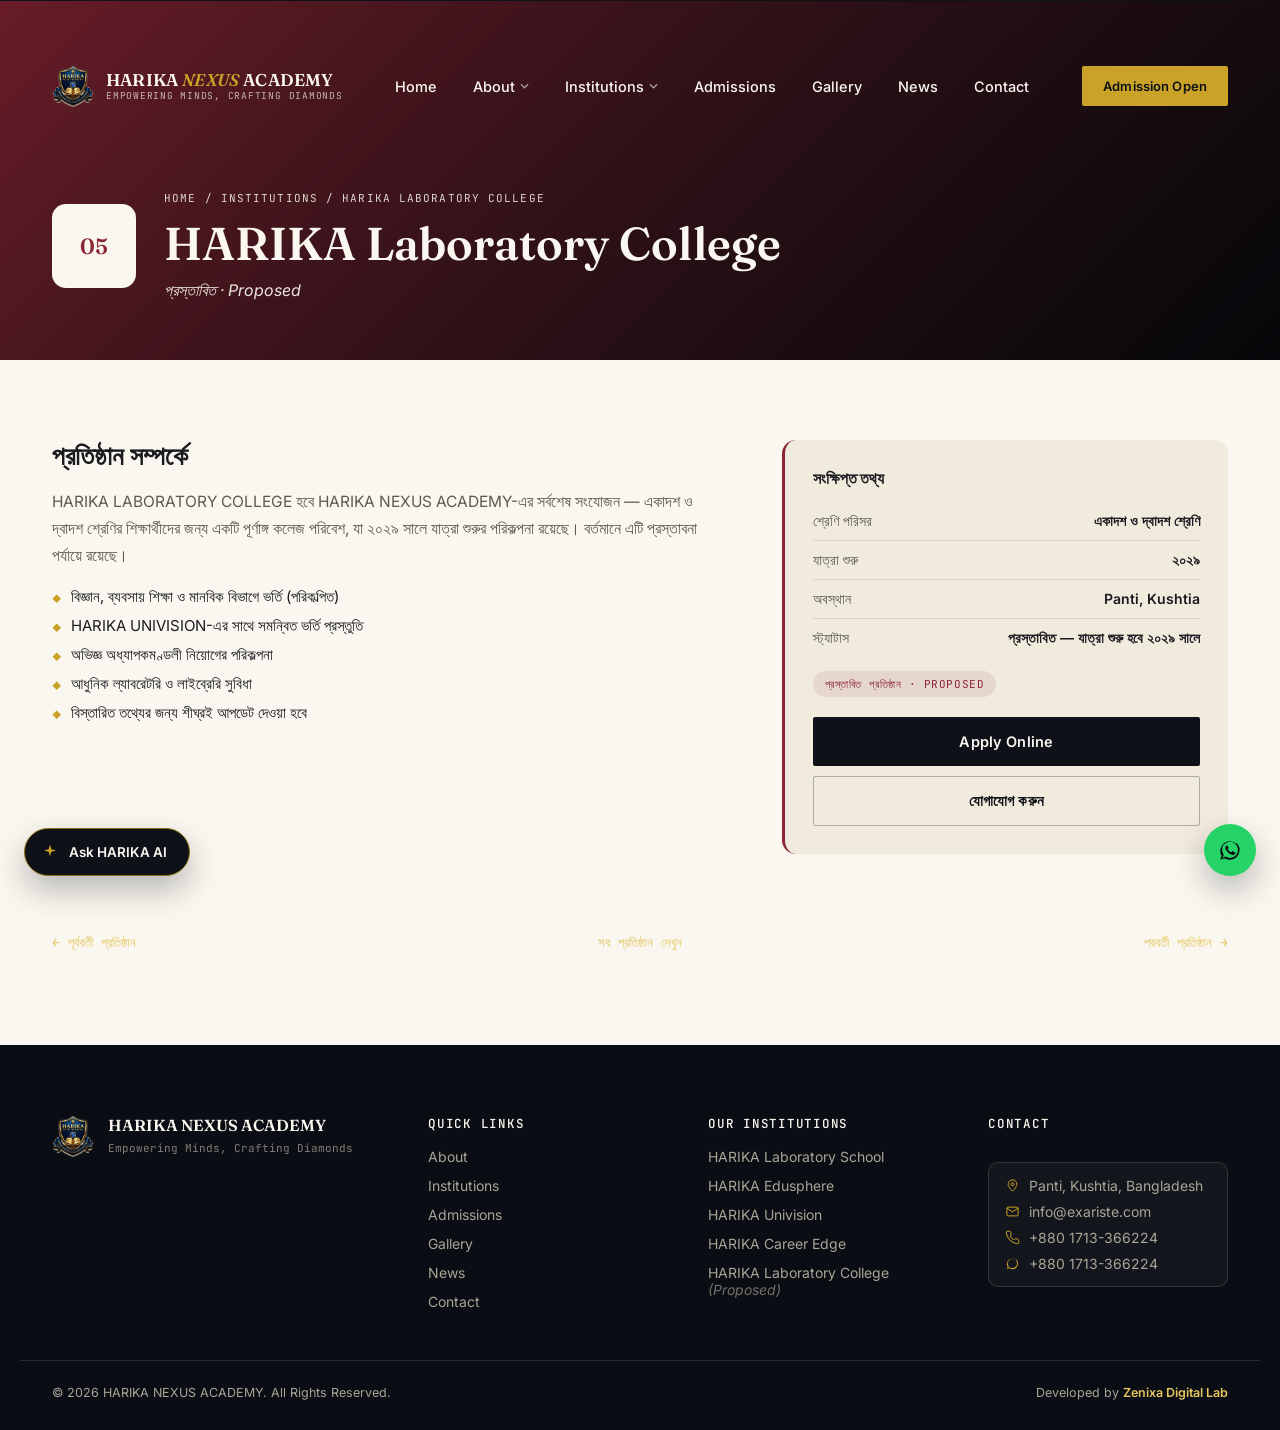
<file: inst-college.html>
<!DOCTYPE html>
<html lang="bn">
<head>
<meta charset="UTF-8">
<meta name="viewport" content="width=device-width, initial-scale=1.0">
<title>HARIKA Laboratory College | HARIKA NEXUS ACADEMY</title>
<meta name="description" content="HARIKA Laboratory College — প্রস্তাবিত · Proposed. একাদশ ও দ্বাদশ শ্রেণি. Part of the HARIKA NEXUS ACADEMY education ecosystem in Panti, Kushtia.">
<link rel="preconnect" href="https://fonts.googleapis.com">
<link rel="preconnect" href="https://fonts.gstatic.com" crossorigin>
<link href="https://fonts.googleapis.com/css2?family=Fraunces:ital,opsz,wght@0,9..144,300;0,9..144,400;0,9..144,500;0,9..144,600;0,9..144,700;1,9..144,400;1,9..144,500&family=Inter:wght@300;400;500;600;700&family=JetBrains+Mono:wght@400;500&display=swap" rel="stylesheet">
<link rel="stylesheet" href="style.css">
</head>
<body>
<!-- ====== ANNOUNCEMENT BAR ====== -->
<div class="announce-bar" id="announceBar">
  <div class="announce-track">
    <span class="announce-item">🎓 ভর্তি চলছে শিক্ষাবর্ষ ২০২৭ — Admission Open for 2027</span>
    <span class="announce-dot">•</span>
    <span class="announce-item">🏆 বৃত্তি অর্জনকারীদের নাম ঘোষণা করা হয়েছে — Scholarship Achievers Announced</span>
    <span class="announce-dot">•</span>
    <span class="announce-item">📢 এইচএসসি ভর্তি শীঘ্রই শুরু হচ্ছে — HSC Admission Starting Soon</span>
    <span class="announce-dot">•</span>
    <span class="announce-item">🎓 ভর্তি চলছে শিক্ষাবর্ষ ২০২৭ — Admission Open for 2027</span>
    <span class="announce-dot">•</span>
    <span class="announce-item">🏆 বৃত্তি অর্জনকারীদের নাম ঘোষণা করা হয়েছে — Scholarship Achievers Announced</span>
  </div>
</div>
<!-- ====== NAVBAR ====== -->
<header class="navbar" id="navbar">
  <div class="nav-inner">
    <a href="index.html" class="brand">
      <span class="brand-mark" aria-hidden="true">
        <img src="assets/logo-main.png" alt="" class="brand-logo-img">
      </span>
      <span class="brand-text">
        <span class="brand-name">HARIKA <em>NEXUS</em> ACADEMY</span>
        <span class="brand-tag">Empowering Minds, Crafting Diamonds</span>
      </span>
    </a>

    <nav class="main-nav" aria-label="Primary">
      <ul>
        <li><a href="index.html">Home</a></li>
        <li class="has-mega">
          <a href="about.html">About <svg class="caret" viewBox="0 0 10 6"><path d="M1 1l4 4 4-4"/></svg></a>
          <div class="mega-panel">
            <a href="about.html#vision" class="mega-link"><span class="mega-num">01</span><span>Vision &amp; Mission</span></a>
            <a href="about.html#founder" class="mega-link"><span class="mega-num">02</span><span>Founder &amp; Chairman</span></a>
            <a href="about.html#journey" class="mega-link"><span class="mega-num">03</span><span>Our Journey</span></a>
          </div>
        </li>
        <li class="has-mega">
          <a href="institutions.html" class="active">Institutions <svg class="caret" viewBox="0 0 10 6"><path d="M1 1l4 4 4-4"/></svg></a>
          <div class="mega-panel mega-panel--wide">
            <a href="inst-school.html" class="mega-link"><span class="mega-swatch" style="--sw:#1B3A6B"></span><span>HARIKA Laboratory School</span></a>
            <a href="inst-edusphere.html" class="mega-link"><span class="mega-swatch" style="--sw:#1E6B4F"></span><span>HARIKA Edusphere</span></a>
            <a href="inst-univision.html" class="mega-link"><span class="mega-swatch" style="--sw:#B8862E"></span><span>HARIKA Univision</span></a>
            <a href="inst-careeredge.html" class="mega-link"><span class="mega-swatch" style="--sw:#5B2A6B"></span><span>HARIKA Career Edge</span></a>
            <a href="inst-college.html" class="mega-link"><span class="mega-swatch" style="--sw:#8B2635"></span><span>HARIKA Laboratory College</span></a>
          </div>
        </li>
        <li><a href="admissions.html">Admissions</a></li>
        <li><a href="gallery.html">Gallery</a></li>
        <li><a href="news.html">News</a></li>
        <li><a href="contact.html">Contact</a></li>
      </ul>
    </nav>

    <div class="nav-cta">
      <a href="admissions.html" class="btn btn-gold btn-sm">Admission Open</a>
      <button class="nav-toggle" id="navToggle" aria-label="Toggle menu" aria-expanded="false">
        <span></span><span></span><span></span>
      </button>
    </div>
  </div>

  <!-- mobile menu -->
  <div class="mobile-menu" id="mobileMenu">
    <a href="index.html">Home</a>
    <details>
      <summary>About</summary>
      <a href="about.html#vision">Vision &amp; Mission</a>
      <a href="about.html#founder">Founder &amp; Chairman</a>
      <a href="about.html#journey">Our Journey</a>
    </details>
    <details>
      <summary>Institutions</summary>
      <a href="inst-school.html">HARIKA Laboratory School</a>
      <a href="inst-edusphere.html">HARIKA Edusphere</a>
      <a href="inst-univision.html">HARIKA Univision</a>
      <a href="inst-careeredge.html">HARIKA Career Edge</a>
      <a href="inst-college.html">HARIKA Laboratory College</a>
    </details>
    <a href="admissions.html">Admissions</a>
    <a href="gallery.html">Gallery</a>
    <a href="news.html">News</a>
    <a href="contact.html">Contact</a>
    <a href="admissions.html" class="btn btn-gold btn-block">Admission Open</a>
  </div>
</header>

<main>

  <!-- ====== INSTITUTION DETAIL HERO ====== -->
  <section class="inst-detail-hero" style="--accent:#8B2635; background-image:linear-gradient(135deg, #8B2635, #0E1117);">
    <div class="container">
      <div class="inst-detail-logo" style="display:flex;align-items:center;justify-content:center;font-family:var(--f-display);font-weight:600;color:var(--accent,var(--gold-deep));font-size:22px;">05</div>
      <div>
        <p class="inst-detail-eyebrow"><a href="index.html" style="color:inherit">Home</a> / <a href="institutions.html" style="color:inherit">Institutions</a> / HARIKA Laboratory College</p>
        <h1>HARIKA Laboratory College</h1>
        <p class="inst-detail-slogan">প্রস্তাবিত · Proposed</p>
      </div>
    </div>
  </section>

  <!-- ====== INSTITUTION DETAIL BODY ====== -->
  <section class="inst-detail-body">
    <div class="container inst-detail-grid">
      <div class="inst-detail-content">
        <h2>প্রতিষ্ঠান সম্পর্কে</h2>
        <p>HARIKA LABORATORY COLLEGE হবে HARIKA NEXUS ACADEMY-এর সর্বশেষ সংযোজন — একাদশ ও দ্বাদশ শ্রেণির শিক্ষার্থীদের জন্য একটি পূর্ণাঙ্গ কলেজ পরিবেশ, যা ২০২৯ সালে যাত্রা শুরুর পরিকল্পনা রয়েছে। বর্তমানে এটি প্রস্তাবনা পর্যায়ে রয়েছে।</p>
        <ul class="inst-detail-list">
          <li>বিজ্ঞান, ব্যবসায় শিক্ষা ও মানবিক বিভাগে ভর্তি (পরিকল্পিত)</li>
          <li>HARIKA UNIVISION-এর সাথে সমন্বিত ভর্তি প্রস্তুতি</li>
          <li>অভিজ্ঞ অধ্যাপকমণ্ডলী নিয়োগের পরিকল্পনা</li>
          <li>আধুনিক ল্যাবরেটরি ও লাইব্রেরি সুবিধা</li>
          <li>বিস্তারিত তথ্যের জন্য শীঘ্রই আপডেট দেওয়া হবে</li>
        </ul>
      </div>
      <aside class="inst-detail-side" style="--accent:#8B2635">
        <h3>সংক্ষিপ্ত তথ্য</h3>
        <div class="inst-detail-fact"><span>শ্রেণি পরিসর</span><span>একাদশ ও দ্বাদশ শ্রেণি</span></div>
        <div class="inst-detail-fact"><span>যাত্রা শুরু</span><span>২০২৯</span></div>
        <div class="inst-detail-fact"><span>অবস্থান</span><span>Panti, Kushtia</span></div>
        <div class="inst-detail-fact"><span>স্ট্যাটাস</span><span>প্রস্তাবিত — যাত্রা শুরু হবে ২০২৯ সালে</span></div>
        <span class="proposed-badge">প্রস্তাবিত প্রতিষ্ঠান · Proposed</span>
        <a href="admissions.html" class="btn btn-dark">Apply Online</a>
        <a href="contact.html" class="btn btn-outline" style="margin-top:10px">যোগাযোগ করুন</a>
      </aside>
    </div>
  </section>

  <!-- ====== OTHER INSTITUTIONS NAV ====== -->
  <section class="container" style="padding:0 32px 90px; display:flex; justify-content:space-between; gap:20px; flex-wrap:wrap;">
    <a href="inst-careeredge.html" class="back-link">← পূর্ববর্তী প্রতিষ্ঠান</a>
    <a href="institutions.html" class="back-link">সব প্রতিষ্ঠান দেখুন</a>
    <a href="inst-school.html" class="back-link">পরবর্তী প্রতিষ্ঠান →</a>
  </section>

</main>

<!-- ====== AI ASSISTANT (Floating) ====== -->
<div class="ai-widget" id="aiWidget">
  <button class="ai-fab" id="aiFab" aria-label="Ask HARIKA AI" aria-expanded="false">
    <svg viewBox="0 0 24 24" class="ai-icon-spark"><path d="M12 2l1.8 6.2L20 10l-6.2 1.8L12 18l-1.8-6.2L4 10l6.2-1.8L12 2z"/></svg>
    <span>Ask HARIKA AI</span>
  </button>
  <div class="ai-panel" id="aiPanel">
    <div class="ai-panel-head">
      <span>HARIKA AI সহায়ক</span>
      <button id="aiClose" aria-label="Close">×</button>
    </div>
    <div class="ai-panel-body" id="aiBody">
      <p class="ai-msg ai-msg--bot">আস-সালামু আলাইকুম!<br>আমি আপনাকে ভর্তি, ফি, কোর্স বা যেকোনো বিষয়ে সাহায্য করতে পারি। নিচের কোনো প্রশ্ন বেছে নিন:</p>
    </div>
    <div class="ai-suggestions">
      <button class="ai-chip" data-q="admission">ভর্তি প্রক্রিয়া?</button>
      <button class="ai-chip" data-q="fees">ফি কাঠামো?</button>
      <button class="ai-chip" data-q="courses">কোর্সসমূহ?</button>
      <button class="ai-chip" data-q="suitable">কোন প্রতিষ্ঠান উপযুক্ত?</button>
      <button class="ai-chip" data-q="contact">যোগাযোগের তথ্য?</button>
      <button class="ai-chip" data-q="founder">প্রতিষ্ঠাতার বার্তা?</button>
    </div>
  </div>
</div>


<!-- ====== FOOTER ====== -->
<footer class="site-footer">
  <div class="container footer-grid">
    <div class="footer-brand">
      <span class="brand-mark" aria-hidden="true">
        <img src="assets/logo-main.png" alt="" class="brand-logo-img">
      </span>
      <div>
        <p class="footer-brand-name">HARIKA NEXUS ACADEMY</p>
        <p class="footer-brand-tag">Empowering Minds, Crafting Diamonds</p>
      </div>
    </div>

    <div class="footer-col">
      <h4>Quick Links</h4>
      <a href="about.html">About</a>
      <a href="institutions.html">Institutions</a>
      <a href="admissions.html">Admissions</a>
      <a href="gallery.html">Gallery</a>
      <a href="news.html">News</a>
      <a href="contact.html">Contact</a>
    </div>

    <div class="footer-col">
      <h4>Our Institutions</h4>
      <a href="inst-school.html">HARIKA Laboratory School</a>
      <a href="inst-edusphere.html">HARIKA Edusphere</a>
      <a href="inst-univision.html">HARIKA Univision</a>
      <a href="inst-careeredge.html">HARIKA Career Edge</a>
      <a href="inst-college.html">HARIKA Laboratory College <span class="footer-inst-proposed">(Proposed)</span></a>
    </div>

    <div class="footer-col">
      <h4>Contact</h4>
      <div class="footer-contact-card">
        <div class="fc-row">
          <svg viewBox="0 0 24 24" fill="none" stroke="currentColor" stroke-width="1.6"><path d="M12 21s-7-6.1-7-11a7 7 0 0 1 14 0c0 4.9-7 11-7 11z"/><circle cx="12" cy="10" r="2.5"/></svg>
          <span>Panti, Kushtia, Bangladesh</span>
        </div>
        <div class="fc-row">
          <svg viewBox="0 0 24 24" fill="none" stroke="currentColor" stroke-width="1.6"><path d="M4 4h16v16H4z" opacity="0"/><path d="M3 6.5l9 6 9-6"/><rect x="3" y="5" width="18" height="14" rx="2"/></svg>
          <a href="mailto:info@exariste.com">info@exariste.com</a>
        </div>
        <div class="fc-row">
          <svg viewBox="0 0 24 24" fill="none" stroke="currentColor" stroke-width="1.6"><path d="M22 16.9v3a2 2 0 0 1-2.2 2 19.8 19.8 0 0 1-8.6-3.1 19.5 19.5 0 0 1-6-6 19.8 19.8 0 0 1-3.1-8.6A2 2 0 0 1 4.1 2h3a2 2 0 0 1 2 1.7c.1.9.3 1.9.6 2.7a2 2 0 0 1-.5 2.1L8 9.7a16 16 0 0 0 6 6l1.2-1.2a2 2 0 0 1 2.1-.5c.9.3 1.8.5 2.7.6a2 2 0 0 1 1.7 2z"/></svg>
          <a href="tel:+8801713366224">+880 1713-366224</a>
        </div>
        <div class="fc-row">
          <svg viewBox="0 0 24 24" fill="currentColor"><path d="M17.6 6.3A8.8 8.8 0 0 0 12 4a8.9 8.9 0 0 0-7.7 13.4L3 21l3.7-1.3A8.9 8.9 0 0 0 12 21a8.9 8.9 0 0 0 5.6-15.7zM12 19.3a7.3 7.3 0 0 1-3.8-1l-.3-.2-2.7 1 1-2.6-.2-.3a7.4 7.4 0 1 1 6 3.1z"/></svg>
          <a href="https://wa.me/8801713366224" target="_blank" rel="noopener">+880 1713-366224</a>
        </div>
      </div>
    </div>
  </div>
  <div class="footer-bottom">
    <span>© 2026 HARIKA NEXUS ACADEMY. All Rights Reserved.</span>
    <div class="footer-bottom-right">
      <span class="dev-credit">Developed by <a href="https://zenixadigitallab.com" target="_blank" rel="noopener">Zenixa Digital Lab</a></span>
    </div>
  </div>
</footer>

<a href="https://wa.me/8801713366224" target="_blank" rel="noopener" class="whatsapp-float" aria-label="Chat on WhatsApp">
  <svg viewBox="0 0 24 24"><path d="M17.6 6.3A8.8 8.8 0 0 0 12 4a8.9 8.9 0 0 0-7.7 13.4L3 21l3.7-1.3A8.9 8.9 0 0 0 12 21a8.9 8.9 0 0 0 5.6-15.7zM12 19.3a7.3 7.3 0 0 1-3.8-1l-.3-.2-2.7 1 1-2.6-.2-.3a7.4 7.4 0 1 1 6 3.1zm4-5.5c-.2-.1-1.3-.6-1.5-.7s-.4-.1-.5.1-.5.7-.6.8-.2.2-.4.1a6 6 0 0 1-1.8-1.1 6.6 6.6 0 0 1-1.2-1.5c-.1-.2 0-.3.1-.4l.3-.4.2-.3a.4.4 0 0 0 0-.4c-.1-.1-.5-1.2-.7-1.7s-.4-.4-.5-.4h-.4a.9.9 0 0 0-.6.3 2.6 2.6 0 0 0-.8 1.9 4.6 4.6 0 0 0 1 2.4 10.4 10.4 0 0 0 4 3.5c.5.2.9.4 1.3.5a3.2 3.2 0 0 0 1.4.1 2.3 2.3 0 0 0 1.5-1.1 1.9 1.9 0 0 0 .1-1.1c-.1-.1-.2-.2-.4-.3z"/></svg>
</a>

<script src="script.js"></script>
</body>
</html>
</file>
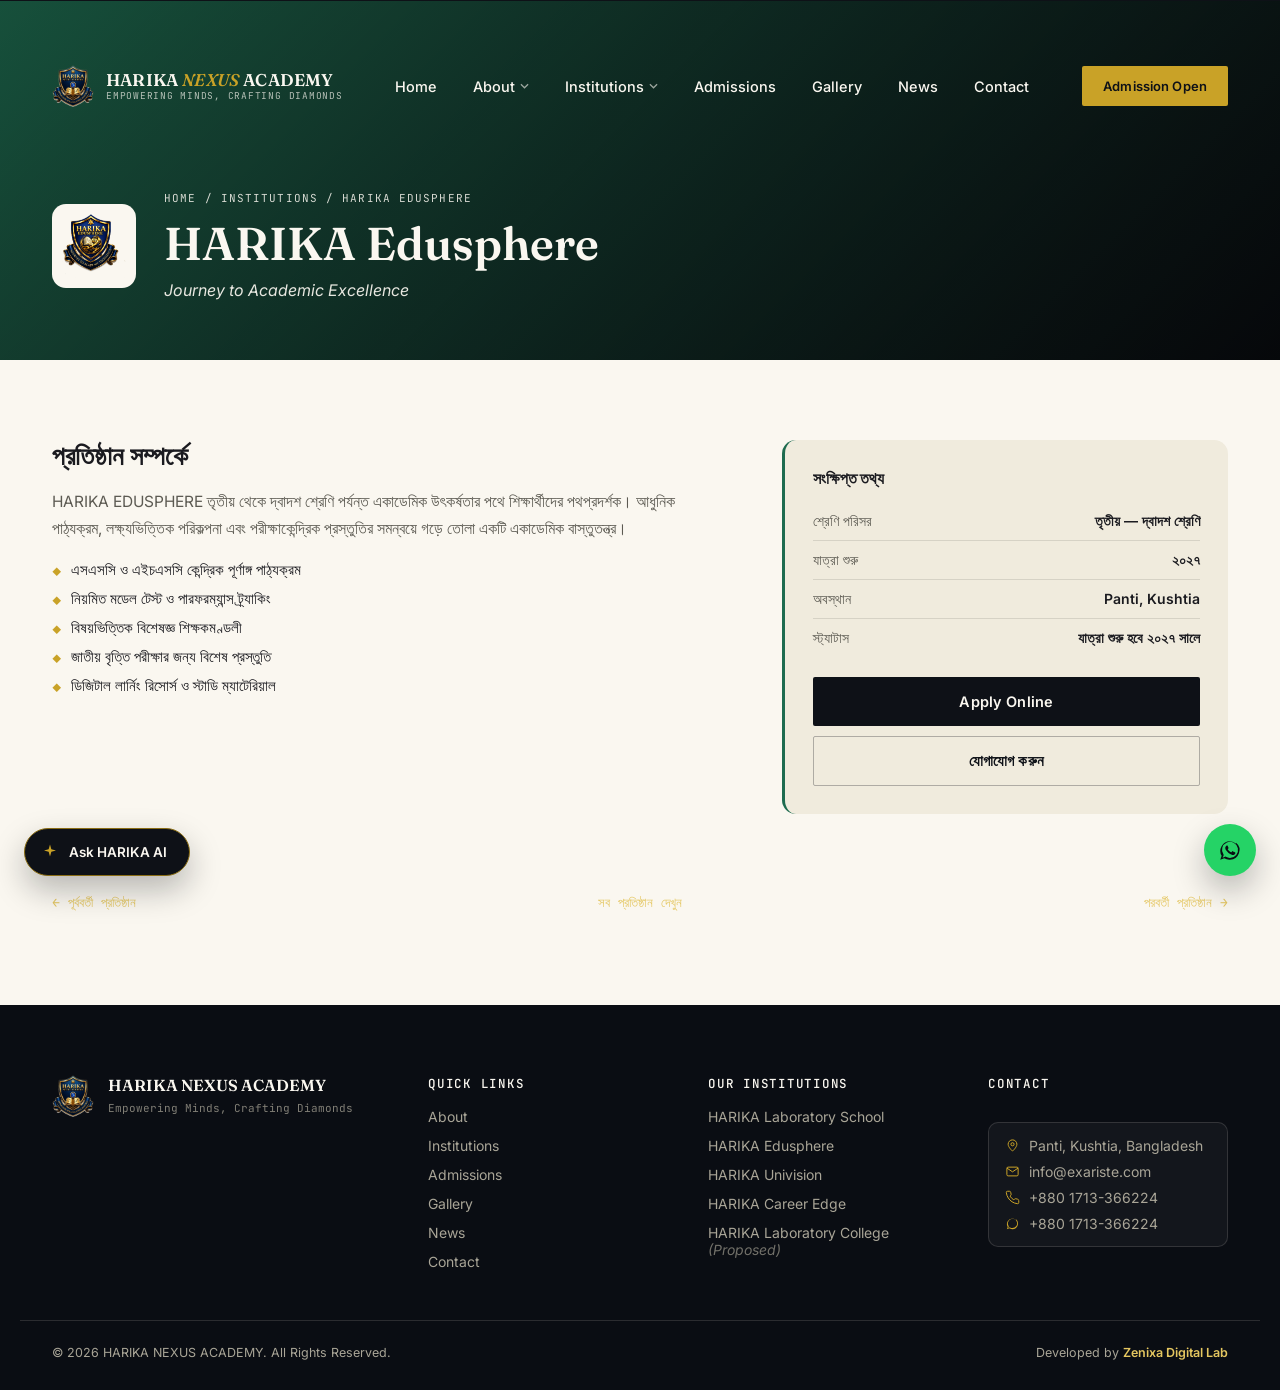
<file: inst-edusphere.html>
<!DOCTYPE html>
<html lang="bn">
<head>
<meta charset="UTF-8">
<meta name="viewport" content="width=device-width, initial-scale=1.0">
<title>HARIKA Edusphere | HARIKA NEXUS ACADEMY</title>
<meta name="description" content="HARIKA Edusphere — Journey to Academic Excellence. তৃতীয় — দ্বাদশ শ্রেণি. Part of the HARIKA NEXUS ACADEMY education ecosystem in Panti, Kushtia.">
<link rel="preconnect" href="https://fonts.googleapis.com">
<link rel="preconnect" href="https://fonts.gstatic.com" crossorigin>
<link href="https://fonts.googleapis.com/css2?family=Fraunces:ital,opsz,wght@0,9..144,300;0,9..144,400;0,9..144,500;0,9..144,600;0,9..144,700;1,9..144,400;1,9..144,500&family=Inter:wght@300;400;500;600;700&family=JetBrains+Mono:wght@400;500&display=swap" rel="stylesheet">
<link rel="stylesheet" href="style.css">
</head>
<body>
<!-- ====== ANNOUNCEMENT BAR ====== -->
<div class="announce-bar" id="announceBar">
  <div class="announce-track">
    <span class="announce-item">🎓 ভর্তি চলছে শিক্ষাবর্ষ ২০২৭ — Admission Open for 2027</span>
    <span class="announce-dot">•</span>
    <span class="announce-item">🏆 বৃত্তি অর্জনকারীদের নাম ঘোষণা করা হয়েছে — Scholarship Achievers Announced</span>
    <span class="announce-dot">•</span>
    <span class="announce-item">📢 এইচএসসি ভর্তি শীঘ্রই শুরু হচ্ছে — HSC Admission Starting Soon</span>
    <span class="announce-dot">•</span>
    <span class="announce-item">🎓 ভর্তি চলছে শিক্ষাবর্ষ ২০২৭ — Admission Open for 2027</span>
    <span class="announce-dot">•</span>
    <span class="announce-item">🏆 বৃত্তি অর্জনকারীদের নাম ঘোষণা করা হয়েছে — Scholarship Achievers Announced</span>
  </div>
</div>
<!-- ====== NAVBAR ====== -->
<header class="navbar" id="navbar">
  <div class="nav-inner">
    <a href="index.html" class="brand">
      <span class="brand-mark" aria-hidden="true">
        <img src="assets/logo-main.png" alt="" class="brand-logo-img">
      </span>
      <span class="brand-text">
        <span class="brand-name">HARIKA <em>NEXUS</em> ACADEMY</span>
        <span class="brand-tag">Empowering Minds, Crafting Diamonds</span>
      </span>
    </a>

    <nav class="main-nav" aria-label="Primary">
      <ul>
        <li><a href="index.html">Home</a></li>
        <li class="has-mega">
          <a href="about.html">About <svg class="caret" viewBox="0 0 10 6"><path d="M1 1l4 4 4-4"/></svg></a>
          <div class="mega-panel">
            <a href="about.html#vision" class="mega-link"><span class="mega-num">01</span><span>Vision &amp; Mission</span></a>
            <a href="about.html#founder" class="mega-link"><span class="mega-num">02</span><span>Founder &amp; Chairman</span></a>
            <a href="about.html#journey" class="mega-link"><span class="mega-num">03</span><span>Our Journey</span></a>
          </div>
        </li>
        <li class="has-mega">
          <a href="institutions.html" class="active">Institutions <svg class="caret" viewBox="0 0 10 6"><path d="M1 1l4 4 4-4"/></svg></a>
          <div class="mega-panel mega-panel--wide">
            <a href="inst-school.html" class="mega-link"><span class="mega-swatch" style="--sw:#1B3A6B"></span><span>HARIKA Laboratory School</span></a>
            <a href="inst-edusphere.html" class="mega-link"><span class="mega-swatch" style="--sw:#1E6B4F"></span><span>HARIKA Edusphere</span></a>
            <a href="inst-univision.html" class="mega-link"><span class="mega-swatch" style="--sw:#B8862E"></span><span>HARIKA Univision</span></a>
            <a href="inst-careeredge.html" class="mega-link"><span class="mega-swatch" style="--sw:#5B2A6B"></span><span>HARIKA Career Edge</span></a>
            <a href="inst-college.html" class="mega-link"><span class="mega-swatch" style="--sw:#8B2635"></span><span>HARIKA Laboratory College</span></a>
          </div>
        </li>
        <li><a href="admissions.html">Admissions</a></li>
        <li><a href="gallery.html">Gallery</a></li>
        <li><a href="news.html">News</a></li>
        <li><a href="contact.html">Contact</a></li>
      </ul>
    </nav>

    <div class="nav-cta">
      <a href="admissions.html" class="btn btn-gold btn-sm">Admission Open</a>
      <button class="nav-toggle" id="navToggle" aria-label="Toggle menu" aria-expanded="false">
        <span></span><span></span><span></span>
      </button>
    </div>
  </div>

  <!-- mobile menu -->
  <div class="mobile-menu" id="mobileMenu">
    <a href="index.html">Home</a>
    <details>
      <summary>About</summary>
      <a href="about.html#vision">Vision &amp; Mission</a>
      <a href="about.html#founder">Founder &amp; Chairman</a>
      <a href="about.html#journey">Our Journey</a>
    </details>
    <details>
      <summary>Institutions</summary>
      <a href="inst-school.html">HARIKA Laboratory School</a>
      <a href="inst-edusphere.html">HARIKA Edusphere</a>
      <a href="inst-univision.html">HARIKA Univision</a>
      <a href="inst-careeredge.html">HARIKA Career Edge</a>
      <a href="inst-college.html">HARIKA Laboratory College</a>
    </details>
    <a href="admissions.html">Admissions</a>
    <a href="gallery.html">Gallery</a>
    <a href="news.html">News</a>
    <a href="contact.html">Contact</a>
    <a href="admissions.html" class="btn btn-gold btn-block">Admission Open</a>
  </div>
</header>

<main>

  <!-- ====== INSTITUTION DETAIL HERO ====== -->
  <section class="inst-detail-hero" style="--accent:#1E6B4F; background-image:linear-gradient(135deg, #1E6B4F, #0E1117);">
    <div class="container">
      <img src="assets/logo-edusphere.png" alt="HARIKA Edusphere crest logo" class="inst-detail-logo">
      <div>
        <p class="inst-detail-eyebrow"><a href="index.html" style="color:inherit">Home</a> / <a href="institutions.html" style="color:inherit">Institutions</a> / HARIKA Edusphere</p>
        <h1>HARIKA Edusphere</h1>
        <p class="inst-detail-slogan">Journey to Academic Excellence</p>
      </div>
    </div>
  </section>

  <!-- ====== INSTITUTION DETAIL BODY ====== -->
  <section class="inst-detail-body">
    <div class="container inst-detail-grid">
      <div class="inst-detail-content">
        <h2>প্রতিষ্ঠান সম্পর্কে</h2>
        <p>HARIKA EDUSPHERE তৃতীয় থেকে দ্বাদশ শ্রেণি পর্যন্ত একাডেমিক উৎকর্ষতার পথে শিক্ষার্থীদের পথপ্রদর্শক। আধুনিক পাঠ্যক্রম, লক্ষ্যভিত্তিক পরিকল্পনা এবং পরীক্ষাকেন্দ্রিক প্রস্তুতির সমন্বয়ে গড়ে তোলা একটি একাডেমিক বাস্তুতন্ত্র।</p>
        <ul class="inst-detail-list">
          <li>এসএসসি ও এইচএসসি কেন্দ্রিক পূর্ণাঙ্গ পাঠ্যক্রম</li>
          <li>নিয়মিত মডেল টেস্ট ও পারফরম্যান্স ট্র্যাকিং</li>
          <li>বিষয়ভিত্তিক বিশেষজ্ঞ শিক্ষকমণ্ডলী</li>
          <li>জাতীয় বৃত্তি পরীক্ষার জন্য বিশেষ প্রস্তুতি</li>
          <li>ডিজিটাল লার্নিং রিসোর্স ও স্টাডি ম্যাটেরিয়াল</li>
        </ul>
      </div>
      <aside class="inst-detail-side" style="--accent:#1E6B4F">
        <h3>সংক্ষিপ্ত তথ্য</h3>
        <div class="inst-detail-fact"><span>শ্রেণি পরিসর</span><span>তৃতীয় — দ্বাদশ শ্রেণি</span></div>
        <div class="inst-detail-fact"><span>যাত্রা শুরু</span><span>২০২৭</span></div>
        <div class="inst-detail-fact"><span>অবস্থান</span><span>Panti, Kushtia</span></div>
        <div class="inst-detail-fact"><span>স্ট্যাটাস</span><span>যাত্রা শুরু হবে ২০২৭ সালে</span></div>
        
        <a href="admissions.html" class="btn btn-dark">Apply Online</a>
        <a href="contact.html" class="btn btn-outline" style="margin-top:10px">যোগাযোগ করুন</a>
      </aside>
    </div>
  </section>

  <!-- ====== OTHER INSTITUTIONS NAV ====== -->
  <section class="container" style="padding:0 32px 90px; display:flex; justify-content:space-between; gap:20px; flex-wrap:wrap;">
    <a href="inst-school.html" class="back-link">← পূর্ববর্তী প্রতিষ্ঠান</a>
    <a href="institutions.html" class="back-link">সব প্রতিষ্ঠান দেখুন</a>
    <a href="inst-univision.html" class="back-link">পরবর্তী প্রতিষ্ঠান →</a>
  </section>

</main>

<!-- ====== AI ASSISTANT (Floating) ====== -->
<div class="ai-widget" id="aiWidget">
  <button class="ai-fab" id="aiFab" aria-label="Ask HARIKA AI" aria-expanded="false">
    <svg viewBox="0 0 24 24" class="ai-icon-spark"><path d="M12 2l1.8 6.2L20 10l-6.2 1.8L12 18l-1.8-6.2L4 10l6.2-1.8L12 2z"/></svg>
    <span>Ask HARIKA AI</span>
  </button>
  <div class="ai-panel" id="aiPanel">
    <div class="ai-panel-head">
      <span>HARIKA AI সহায়ক</span>
      <button id="aiClose" aria-label="Close">×</button>
    </div>
    <div class="ai-panel-body" id="aiBody">
      <p class="ai-msg ai-msg--bot">আস-সালামু আলাইকুম!<br>আমি আপনাকে ভর্তি, ফি, কোর্স বা যেকোনো বিষয়ে সাহায্য করতে পারি। নিচের কোনো প্রশ্ন বেছে নিন:</p>
    </div>
    <div class="ai-suggestions">
      <button class="ai-chip" data-q="admission">ভর্তি প্রক্রিয়া?</button>
      <button class="ai-chip" data-q="fees">ফি কাঠামো?</button>
      <button class="ai-chip" data-q="courses">কোর্সসমূহ?</button>
      <button class="ai-chip" data-q="suitable">কোন প্রতিষ্ঠান উপযুক্ত?</button>
      <button class="ai-chip" data-q="contact">যোগাযোগের তথ্য?</button>
      <button class="ai-chip" data-q="founder">প্রতিষ্ঠাতার বার্তা?</button>
    </div>
  </div>
</div>


<!-- ====== FOOTER ====== -->
<footer class="site-footer">
  <div class="container footer-grid">
    <div class="footer-brand">
      <span class="brand-mark" aria-hidden="true">
        <img src="assets/logo-main.png" alt="" class="brand-logo-img">
      </span>
      <div>
        <p class="footer-brand-name">HARIKA NEXUS ACADEMY</p>
        <p class="footer-brand-tag">Empowering Minds, Crafting Diamonds</p>
      </div>
    </div>

    <div class="footer-col">
      <h4>Quick Links</h4>
      <a href="about.html">About</a>
      <a href="institutions.html">Institutions</a>
      <a href="admissions.html">Admissions</a>
      <a href="gallery.html">Gallery</a>
      <a href="news.html">News</a>
      <a href="contact.html">Contact</a>
    </div>

    <div class="footer-col">
      <h4>Our Institutions</h4>
      <a href="inst-school.html">HARIKA Laboratory School</a>
      <a href="inst-edusphere.html">HARIKA Edusphere</a>
      <a href="inst-univision.html">HARIKA Univision</a>
      <a href="inst-careeredge.html">HARIKA Career Edge</a>
      <a href="inst-college.html">HARIKA Laboratory College <span class="footer-inst-proposed">(Proposed)</span></a>
    </div>

    <div class="footer-col">
      <h4>Contact</h4>
      <div class="footer-contact-card">
        <div class="fc-row">
          <svg viewBox="0 0 24 24" fill="none" stroke="currentColor" stroke-width="1.6"><path d="M12 21s-7-6.1-7-11a7 7 0 0 1 14 0c0 4.9-7 11-7 11z"/><circle cx="12" cy="10" r="2.5"/></svg>
          <span>Panti, Kushtia, Bangladesh</span>
        </div>
        <div class="fc-row">
          <svg viewBox="0 0 24 24" fill="none" stroke="currentColor" stroke-width="1.6"><path d="M4 4h16v16H4z" opacity="0"/><path d="M3 6.5l9 6 9-6"/><rect x="3" y="5" width="18" height="14" rx="2"/></svg>
          <a href="mailto:info@exariste.com">info@exariste.com</a>
        </div>
        <div class="fc-row">
          <svg viewBox="0 0 24 24" fill="none" stroke="currentColor" stroke-width="1.6"><path d="M22 16.9v3a2 2 0 0 1-2.2 2 19.8 19.8 0 0 1-8.6-3.1 19.5 19.5 0 0 1-6-6 19.8 19.8 0 0 1-3.1-8.6A2 2 0 0 1 4.1 2h3a2 2 0 0 1 2 1.7c.1.9.3 1.9.6 2.7a2 2 0 0 1-.5 2.1L8 9.7a16 16 0 0 0 6 6l1.2-1.2a2 2 0 0 1 2.1-.5c.9.3 1.8.5 2.7.6a2 2 0 0 1 1.7 2z"/></svg>
          <a href="tel:+8801713366224">+880 1713-366224</a>
        </div>
        <div class="fc-row">
          <svg viewBox="0 0 24 24" fill="currentColor"><path d="M17.6 6.3A8.8 8.8 0 0 0 12 4a8.9 8.9 0 0 0-7.7 13.4L3 21l3.7-1.3A8.9 8.9 0 0 0 12 21a8.9 8.9 0 0 0 5.6-15.7zM12 19.3a7.3 7.3 0 0 1-3.8-1l-.3-.2-2.7 1 1-2.6-.2-.3a7.4 7.4 0 1 1 6 3.1z"/></svg>
          <a href="https://wa.me/8801713366224" target="_blank" rel="noopener">+880 1713-366224</a>
        </div>
      </div>
    </div>
  </div>
  <div class="footer-bottom">
    <span>© 2026 HARIKA NEXUS ACADEMY. All Rights Reserved.</span>
    <div class="footer-bottom-right">
      <span class="dev-credit">Developed by <a href="https://zenixadigitallab.com" target="_blank" rel="noopener">Zenixa Digital Lab</a></span>
    </div>
  </div>
</footer>

<a href="https://wa.me/8801713366224" target="_blank" rel="noopener" class="whatsapp-float" aria-label="Chat on WhatsApp">
  <svg viewBox="0 0 24 24"><path d="M17.6 6.3A8.8 8.8 0 0 0 12 4a8.9 8.9 0 0 0-7.7 13.4L3 21l3.7-1.3A8.9 8.9 0 0 0 12 21a8.9 8.9 0 0 0 5.6-15.7zM12 19.3a7.3 7.3 0 0 1-3.8-1l-.3-.2-2.7 1 1-2.6-.2-.3a7.4 7.4 0 1 1 6 3.1zm4-5.5c-.2-.1-1.3-.6-1.5-.7s-.4-.1-.5.1-.5.7-.6.8-.2.2-.4.1a6 6 0 0 1-1.8-1.1 6.6 6.6 0 0 1-1.2-1.5c-.1-.2 0-.3.1-.4l.3-.4.2-.3a.4.4 0 0 0 0-.4c-.1-.1-.5-1.2-.7-1.7s-.4-.4-.5-.4h-.4a.9.9 0 0 0-.6.3 2.6 2.6 0 0 0-.8 1.9 4.6 4.6 0 0 0 1 2.4 10.4 10.4 0 0 0 4 3.5c.5.2.9.4 1.3.5a3.2 3.2 0 0 0 1.4.1 2.3 2.3 0 0 0 1.5-1.1 1.9 1.9 0 0 0 .1-1.1c-.1-.1-.2-.2-.4-.3z"/></svg>
</a>

<script src="script.js"></script>
</body>
</html>
</file>
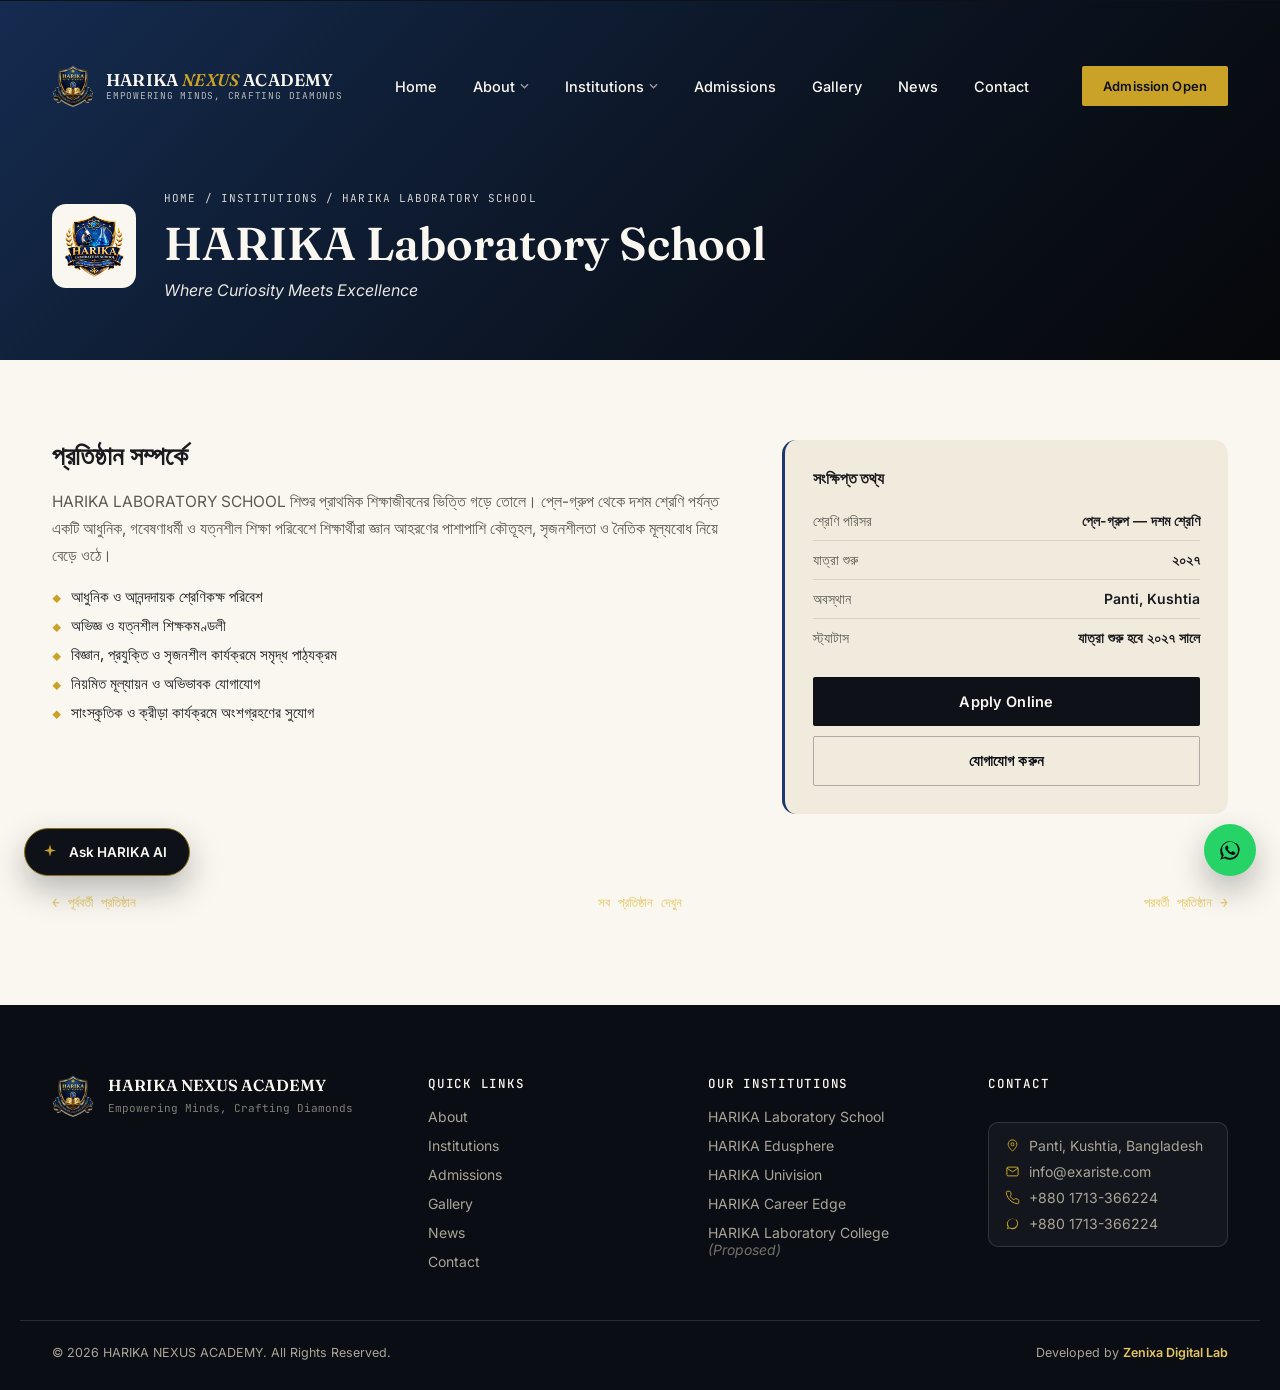
<file: inst-school.html>
<!DOCTYPE html>
<html lang="bn">
<head>
<meta charset="UTF-8">
<meta name="viewport" content="width=device-width, initial-scale=1.0">
<title>HARIKA Laboratory School | HARIKA NEXUS ACADEMY</title>
<meta name="description" content="HARIKA Laboratory School — Where Curiosity Meets Excellence. প্লে-গ্রুপ — দশম শ্রেণি. Part of the HARIKA NEXUS ACADEMY education ecosystem in Panti, Kushtia.">
<link rel="preconnect" href="https://fonts.googleapis.com">
<link rel="preconnect" href="https://fonts.gstatic.com" crossorigin>
<link href="https://fonts.googleapis.com/css2?family=Fraunces:ital,opsz,wght@0,9..144,300;0,9..144,400;0,9..144,500;0,9..144,600;0,9..144,700;1,9..144,400;1,9..144,500&family=Inter:wght@300;400;500;600;700&family=JetBrains+Mono:wght@400;500&display=swap" rel="stylesheet">
<link rel="stylesheet" href="style.css">
</head>
<body>
<!-- ====== ANNOUNCEMENT BAR ====== -->
<div class="announce-bar" id="announceBar">
  <div class="announce-track">
    <span class="announce-item">🎓 ভর্তি চলছে শিক্ষাবর্ষ ২০২৭ — Admission Open for 2027</span>
    <span class="announce-dot">•</span>
    <span class="announce-item">🏆 বৃত্তি অর্জনকারীদের নাম ঘোষণা করা হয়েছে — Scholarship Achievers Announced</span>
    <span class="announce-dot">•</span>
    <span class="announce-item">📢 এইচএসসি ভর্তি শীঘ্রই শুরু হচ্ছে — HSC Admission Starting Soon</span>
    <span class="announce-dot">•</span>
    <span class="announce-item">🎓 ভর্তি চলছে শিক্ষাবর্ষ ২০২৭ — Admission Open for 2027</span>
    <span class="announce-dot">•</span>
    <span class="announce-item">🏆 বৃত্তি অর্জনকারীদের নাম ঘোষণা করা হয়েছে — Scholarship Achievers Announced</span>
  </div>
</div>
<!-- ====== NAVBAR ====== -->
<header class="navbar" id="navbar">
  <div class="nav-inner">
    <a href="index.html" class="brand">
      <span class="brand-mark" aria-hidden="true">
        <img src="assets/logo-main.png" alt="" class="brand-logo-img">
      </span>
      <span class="brand-text">
        <span class="brand-name">HARIKA <em>NEXUS</em> ACADEMY</span>
        <span class="brand-tag">Empowering Minds, Crafting Diamonds</span>
      </span>
    </a>

    <nav class="main-nav" aria-label="Primary">
      <ul>
        <li><a href="index.html">Home</a></li>
        <li class="has-mega">
          <a href="about.html">About <svg class="caret" viewBox="0 0 10 6"><path d="M1 1l4 4 4-4"/></svg></a>
          <div class="mega-panel">
            <a href="about.html#vision" class="mega-link"><span class="mega-num">01</span><span>Vision &amp; Mission</span></a>
            <a href="about.html#founder" class="mega-link"><span class="mega-num">02</span><span>Founder &amp; Chairman</span></a>
            <a href="about.html#journey" class="mega-link"><span class="mega-num">03</span><span>Our Journey</span></a>
          </div>
        </li>
        <li class="has-mega">
          <a href="institutions.html" class="active">Institutions <svg class="caret" viewBox="0 0 10 6"><path d="M1 1l4 4 4-4"/></svg></a>
          <div class="mega-panel mega-panel--wide">
            <a href="inst-school.html" class="mega-link"><span class="mega-swatch" style="--sw:#1B3A6B"></span><span>HARIKA Laboratory School</span></a>
            <a href="inst-edusphere.html" class="mega-link"><span class="mega-swatch" style="--sw:#1E6B4F"></span><span>HARIKA Edusphere</span></a>
            <a href="inst-univision.html" class="mega-link"><span class="mega-swatch" style="--sw:#B8862E"></span><span>HARIKA Univision</span></a>
            <a href="inst-careeredge.html" class="mega-link"><span class="mega-swatch" style="--sw:#5B2A6B"></span><span>HARIKA Career Edge</span></a>
            <a href="inst-college.html" class="mega-link"><span class="mega-swatch" style="--sw:#8B2635"></span><span>HARIKA Laboratory College</span></a>
          </div>
        </li>
        <li><a href="admissions.html">Admissions</a></li>
        <li><a href="gallery.html">Gallery</a></li>
        <li><a href="news.html">News</a></li>
        <li><a href="contact.html">Contact</a></li>
      </ul>
    </nav>

    <div class="nav-cta">
      <a href="admissions.html" class="btn btn-gold btn-sm">Admission Open</a>
      <button class="nav-toggle" id="navToggle" aria-label="Toggle menu" aria-expanded="false">
        <span></span><span></span><span></span>
      </button>
    </div>
  </div>

  <!-- mobile menu -->
  <div class="mobile-menu" id="mobileMenu">
    <a href="index.html">Home</a>
    <details>
      <summary>About</summary>
      <a href="about.html#vision">Vision &amp; Mission</a>
      <a href="about.html#founder">Founder &amp; Chairman</a>
      <a href="about.html#journey">Our Journey</a>
    </details>
    <details>
      <summary>Institutions</summary>
      <a href="inst-school.html">HARIKA Laboratory School</a>
      <a href="inst-edusphere.html">HARIKA Edusphere</a>
      <a href="inst-univision.html">HARIKA Univision</a>
      <a href="inst-careeredge.html">HARIKA Career Edge</a>
      <a href="inst-college.html">HARIKA Laboratory College</a>
    </details>
    <a href="admissions.html">Admissions</a>
    <a href="gallery.html">Gallery</a>
    <a href="news.html">News</a>
    <a href="contact.html">Contact</a>
    <a href="admissions.html" class="btn btn-gold btn-block">Admission Open</a>
  </div>
</header>

<main>

  <!-- ====== INSTITUTION DETAIL HERO ====== -->
  <section class="inst-detail-hero" style="--accent:#1B3A6B; background-image:linear-gradient(135deg, #1B3A6B, #0E1117);">
    <div class="container">
      <img src="assets/logo-school.png" alt="HARIKA Laboratory School crest logo" class="inst-detail-logo">
      <div>
        <p class="inst-detail-eyebrow"><a href="index.html" style="color:inherit">Home</a> / <a href="institutions.html" style="color:inherit">Institutions</a> / HARIKA Laboratory School</p>
        <h1>HARIKA Laboratory School</h1>
        <p class="inst-detail-slogan">Where Curiosity Meets Excellence</p>
      </div>
    </div>
  </section>

  <!-- ====== INSTITUTION DETAIL BODY ====== -->
  <section class="inst-detail-body">
    <div class="container inst-detail-grid">
      <div class="inst-detail-content">
        <h2>প্রতিষ্ঠান সম্পর্কে</h2>
        <p>HARIKA LABORATORY SCHOOL শিশুর প্রাথমিক শিক্ষাজীবনের ভিত্তি গড়ে তোলে। প্লে-গ্রুপ থেকে দশম শ্রেণি পর্যন্ত একটি আধুনিক, গবেষণাধর্মী ও যত্নশীল শিক্ষা পরিবেশে শিক্ষার্থীরা জ্ঞান আহরণের পাশাপাশি কৌতূহল, সৃজনশীলতা ও নৈতিক মূল্যবোধ নিয়ে বেড়ে ওঠে।</p>
        <ul class="inst-detail-list">
          <li>আধুনিক ও আনন্দদায়ক শ্রেণিকক্ষ পরিবেশ</li>
          <li>অভিজ্ঞ ও যত্নশীল শিক্ষকমণ্ডলী</li>
          <li>বিজ্ঞান, প্রযুক্তি ও সৃজনশীল কার্যক্রমে সমৃদ্ধ পাঠ্যক্রম</li>
          <li>নিয়মিত মূল্যায়ন ও অভিভাবক যোগাযোগ</li>
          <li>সাংস্কৃতিক ও ক্রীড়া কার্যক্রমে অংশগ্রহণের সুযোগ</li>
        </ul>
      </div>
      <aside class="inst-detail-side" style="--accent:#1B3A6B">
        <h3>সংক্ষিপ্ত তথ্য</h3>
        <div class="inst-detail-fact"><span>শ্রেণি পরিসর</span><span>প্লে-গ্রুপ — দশম শ্রেণি</span></div>
        <div class="inst-detail-fact"><span>যাত্রা শুরু</span><span>২০২৭</span></div>
        <div class="inst-detail-fact"><span>অবস্থান</span><span>Panti, Kushtia</span></div>
        <div class="inst-detail-fact"><span>স্ট্যাটাস</span><span>যাত্রা শুরু হবে ২০২৭ সালে</span></div>
        
        <a href="admissions.html" class="btn btn-dark">Apply Online</a>
        <a href="contact.html" class="btn btn-outline" style="margin-top:10px">যোগাযোগ করুন</a>
      </aside>
    </div>
  </section>

  <!-- ====== OTHER INSTITUTIONS NAV ====== -->
  <section class="container" style="padding:0 32px 90px; display:flex; justify-content:space-between; gap:20px; flex-wrap:wrap;">
    <a href="inst-college.html" class="back-link">← পূর্ববর্তী প্রতিষ্ঠান</a>
    <a href="institutions.html" class="back-link">সব প্রতিষ্ঠান দেখুন</a>
    <a href="inst-edusphere.html" class="back-link">পরবর্তী প্রতিষ্ঠান →</a>
  </section>

</main>

<!-- ====== AI ASSISTANT (Floating) ====== -->
<div class="ai-widget" id="aiWidget">
  <button class="ai-fab" id="aiFab" aria-label="Ask HARIKA AI" aria-expanded="false">
    <svg viewBox="0 0 24 24" class="ai-icon-spark"><path d="M12 2l1.8 6.2L20 10l-6.2 1.8L12 18l-1.8-6.2L4 10l6.2-1.8L12 2z"/></svg>
    <span>Ask HARIKA AI</span>
  </button>
  <div class="ai-panel" id="aiPanel">
    <div class="ai-panel-head">
      <span>HARIKA AI সহায়ক</span>
      <button id="aiClose" aria-label="Close">×</button>
    </div>
    <div class="ai-panel-body" id="aiBody">
      <p class="ai-msg ai-msg--bot">আস-সালামু আলাইকুম!<br>আমি আপনাকে ভর্তি, ফি, কোর্স বা যেকোনো বিষয়ে সাহায্য করতে পারি। নিচের কোনো প্রশ্ন বেছে নিন:</p>
    </div>
    <div class="ai-suggestions">
      <button class="ai-chip" data-q="admission">ভর্তি প্রক্রিয়া?</button>
      <button class="ai-chip" data-q="fees">ফি কাঠামো?</button>
      <button class="ai-chip" data-q="courses">কোর্সসমূহ?</button>
      <button class="ai-chip" data-q="suitable">কোন প্রতিষ্ঠান উপযুক্ত?</button>
      <button class="ai-chip" data-q="contact">যোগাযোগের তথ্য?</button>
      <button class="ai-chip" data-q="founder">প্রতিষ্ঠাতার বার্তা?</button>
    </div>
  </div>
</div>


<!-- ====== FOOTER ====== -->
<footer class="site-footer">
  <div class="container footer-grid">
    <div class="footer-brand">
      <span class="brand-mark" aria-hidden="true">
        <img src="assets/logo-main.png" alt="" class="brand-logo-img">
      </span>
      <div>
        <p class="footer-brand-name">HARIKA NEXUS ACADEMY</p>
        <p class="footer-brand-tag">Empowering Minds, Crafting Diamonds</p>
      </div>
    </div>

    <div class="footer-col">
      <h4>Quick Links</h4>
      <a href="about.html">About</a>
      <a href="institutions.html">Institutions</a>
      <a href="admissions.html">Admissions</a>
      <a href="gallery.html">Gallery</a>
      <a href="news.html">News</a>
      <a href="contact.html">Contact</a>
    </div>

    <div class="footer-col">
      <h4>Our Institutions</h4>
      <a href="inst-school.html">HARIKA Laboratory School</a>
      <a href="inst-edusphere.html">HARIKA Edusphere</a>
      <a href="inst-univision.html">HARIKA Univision</a>
      <a href="inst-careeredge.html">HARIKA Career Edge</a>
      <a href="inst-college.html">HARIKA Laboratory College <span class="footer-inst-proposed">(Proposed)</span></a>
    </div>

    <div class="footer-col">
      <h4>Contact</h4>
      <div class="footer-contact-card">
        <div class="fc-row">
          <svg viewBox="0 0 24 24" fill="none" stroke="currentColor" stroke-width="1.6"><path d="M12 21s-7-6.1-7-11a7 7 0 0 1 14 0c0 4.9-7 11-7 11z"/><circle cx="12" cy="10" r="2.5"/></svg>
          <span>Panti, Kushtia, Bangladesh</span>
        </div>
        <div class="fc-row">
          <svg viewBox="0 0 24 24" fill="none" stroke="currentColor" stroke-width="1.6"><path d="M4 4h16v16H4z" opacity="0"/><path d="M3 6.5l9 6 9-6"/><rect x="3" y="5" width="18" height="14" rx="2"/></svg>
          <a href="mailto:info@exariste.com">info@exariste.com</a>
        </div>
        <div class="fc-row">
          <svg viewBox="0 0 24 24" fill="none" stroke="currentColor" stroke-width="1.6"><path d="M22 16.9v3a2 2 0 0 1-2.2 2 19.8 19.8 0 0 1-8.6-3.1 19.5 19.5 0 0 1-6-6 19.8 19.8 0 0 1-3.1-8.6A2 2 0 0 1 4.1 2h3a2 2 0 0 1 2 1.7c.1.9.3 1.9.6 2.7a2 2 0 0 1-.5 2.1L8 9.7a16 16 0 0 0 6 6l1.2-1.2a2 2 0 0 1 2.1-.5c.9.3 1.8.5 2.7.6a2 2 0 0 1 1.7 2z"/></svg>
          <a href="tel:+8801713366224">+880 1713-366224</a>
        </div>
        <div class="fc-row">
          <svg viewBox="0 0 24 24" fill="currentColor"><path d="M17.6 6.3A8.8 8.8 0 0 0 12 4a8.9 8.9 0 0 0-7.7 13.4L3 21l3.7-1.3A8.9 8.9 0 0 0 12 21a8.9 8.9 0 0 0 5.6-15.7zM12 19.3a7.3 7.3 0 0 1-3.8-1l-.3-.2-2.7 1 1-2.6-.2-.3a7.4 7.4 0 1 1 6 3.1z"/></svg>
          <a href="https://wa.me/8801713366224" target="_blank" rel="noopener">+880 1713-366224</a>
        </div>
      </div>
    </div>
  </div>
  <div class="footer-bottom">
    <span>© 2026 HARIKA NEXUS ACADEMY. All Rights Reserved.</span>
    <div class="footer-bottom-right">
      <span class="dev-credit">Developed by <a href="https://zenixadigitallab.com" target="_blank" rel="noopener">Zenixa Digital Lab</a></span>
    </div>
  </div>
</footer>

<a href="https://wa.me/8801713366224" target="_blank" rel="noopener" class="whatsapp-float" aria-label="Chat on WhatsApp">
  <svg viewBox="0 0 24 24"><path d="M17.6 6.3A8.8 8.8 0 0 0 12 4a8.9 8.9 0 0 0-7.7 13.4L3 21l3.7-1.3A8.9 8.9 0 0 0 12 21a8.9 8.9 0 0 0 5.6-15.7zM12 19.3a7.3 7.3 0 0 1-3.8-1l-.3-.2-2.7 1 1-2.6-.2-.3a7.4 7.4 0 1 1 6 3.1zm4-5.5c-.2-.1-1.3-.6-1.5-.7s-.4-.1-.5.1-.5.7-.6.8-.2.2-.4.1a6 6 0 0 1-1.8-1.1 6.6 6.6 0 0 1-1.2-1.5c-.1-.2 0-.3.1-.4l.3-.4.2-.3a.4.4 0 0 0 0-.4c-.1-.1-.5-1.2-.7-1.7s-.4-.4-.5-.4h-.4a.9.9 0 0 0-.6.3 2.6 2.6 0 0 0-.8 1.9 4.6 4.6 0 0 0 1 2.4 10.4 10.4 0 0 0 4 3.5c.5.2.9.4 1.3.5a3.2 3.2 0 0 0 1.4.1 2.3 2.3 0 0 0 1.5-1.1 1.9 1.9 0 0 0 .1-1.1c-.1-.1-.2-.2-.4-.3z"/></svg>
</a>

<script src="script.js"></script>
</body>
</html>
</file>
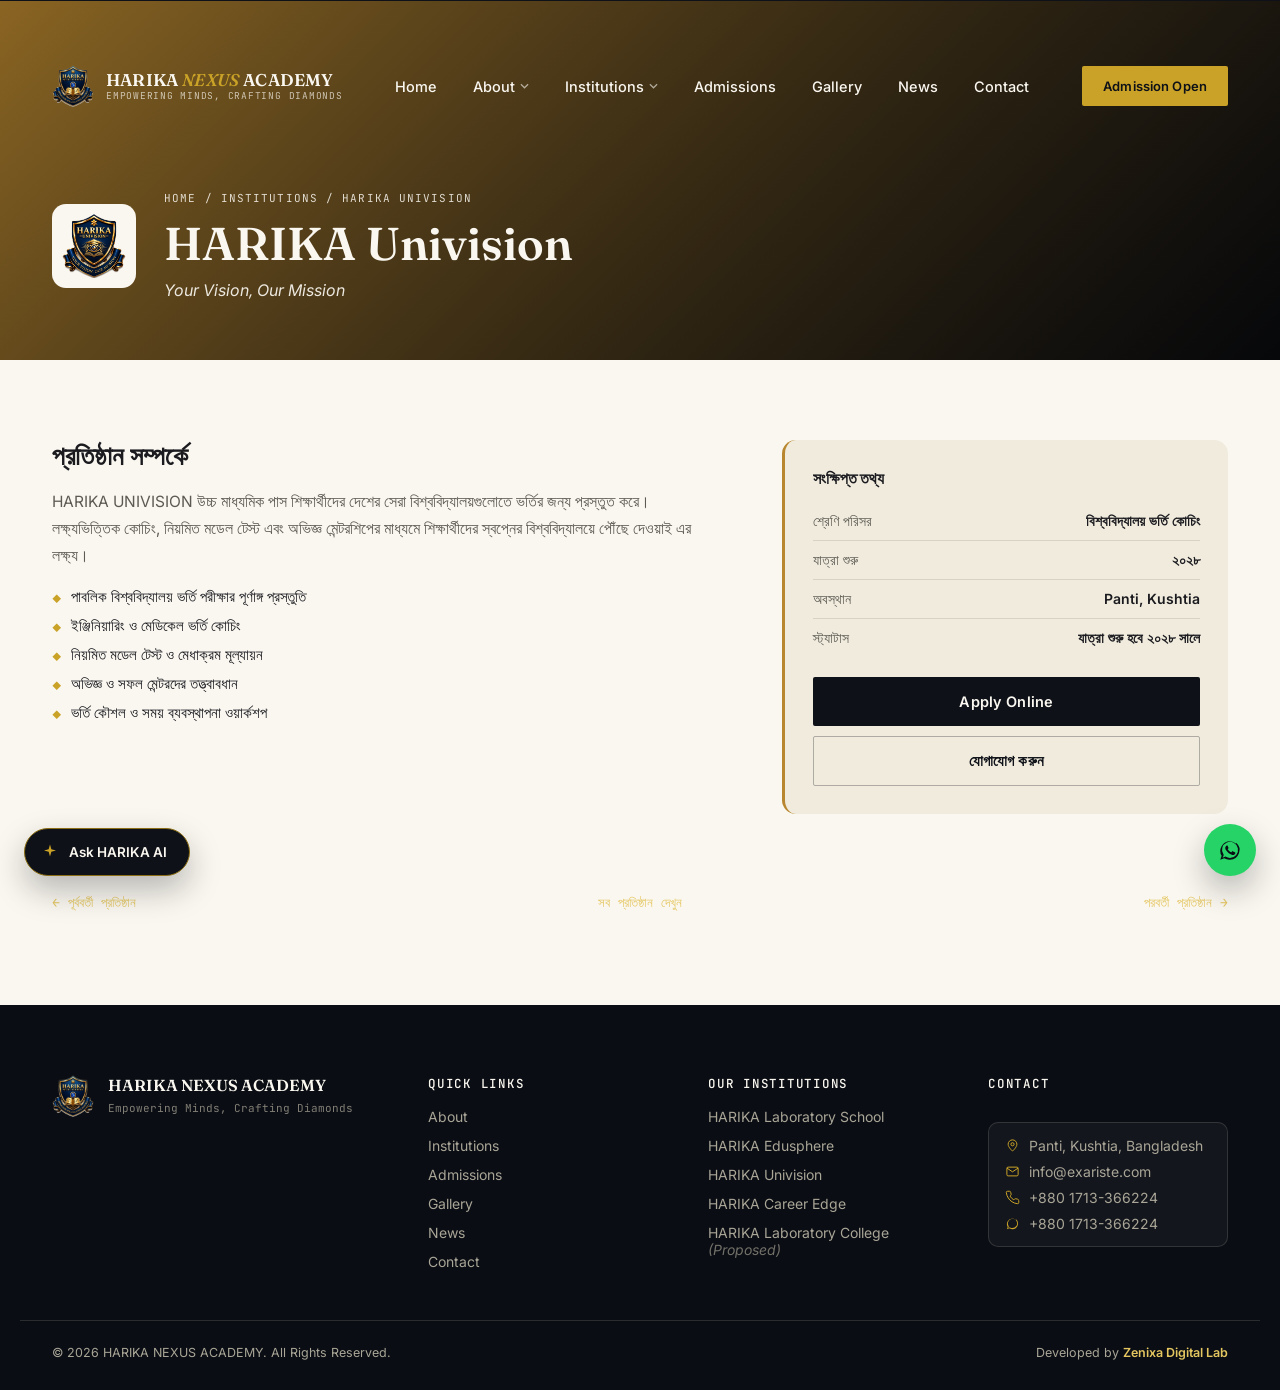
<file: inst-univision.html>
<!DOCTYPE html>
<html lang="bn">
<head>
<meta charset="UTF-8">
<meta name="viewport" content="width=device-width, initial-scale=1.0">
<title>HARIKA Univision | HARIKA NEXUS ACADEMY</title>
<meta name="description" content="HARIKA Univision — Your Vision, Our Mission. বিশ্ববিদ্যালয় ভর্তি কোচিং. Part of the HARIKA NEXUS ACADEMY education ecosystem in Panti, Kushtia.">
<link rel="preconnect" href="https://fonts.googleapis.com">
<link rel="preconnect" href="https://fonts.gstatic.com" crossorigin>
<link href="https://fonts.googleapis.com/css2?family=Fraunces:ital,opsz,wght@0,9..144,300;0,9..144,400;0,9..144,500;0,9..144,600;0,9..144,700;1,9..144,400;1,9..144,500&family=Inter:wght@300;400;500;600;700&family=JetBrains+Mono:wght@400;500&display=swap" rel="stylesheet">
<link rel="stylesheet" href="style.css">
</head>
<body>
<!-- ====== ANNOUNCEMENT BAR ====== -->
<div class="announce-bar" id="announceBar">
  <div class="announce-track">
    <span class="announce-item">🎓 ভর্তি চলছে শিক্ষাবর্ষ ২০২৭ — Admission Open for 2027</span>
    <span class="announce-dot">•</span>
    <span class="announce-item">🏆 বৃত্তি অর্জনকারীদের নাম ঘোষণা করা হয়েছে — Scholarship Achievers Announced</span>
    <span class="announce-dot">•</span>
    <span class="announce-item">📢 এইচএসসি ভর্তি শীঘ্রই শুরু হচ্ছে — HSC Admission Starting Soon</span>
    <span class="announce-dot">•</span>
    <span class="announce-item">🎓 ভর্তি চলছে শিক্ষাবর্ষ ২০২৭ — Admission Open for 2027</span>
    <span class="announce-dot">•</span>
    <span class="announce-item">🏆 বৃত্তি অর্জনকারীদের নাম ঘোষণা করা হয়েছে — Scholarship Achievers Announced</span>
  </div>
</div>
<!-- ====== NAVBAR ====== -->
<header class="navbar" id="navbar">
  <div class="nav-inner">
    <a href="index.html" class="brand">
      <span class="brand-mark" aria-hidden="true">
        <img src="assets/logo-main.png" alt="" class="brand-logo-img">
      </span>
      <span class="brand-text">
        <span class="brand-name">HARIKA <em>NEXUS</em> ACADEMY</span>
        <span class="brand-tag">Empowering Minds, Crafting Diamonds</span>
      </span>
    </a>

    <nav class="main-nav" aria-label="Primary">
      <ul>
        <li><a href="index.html">Home</a></li>
        <li class="has-mega">
          <a href="about.html">About <svg class="caret" viewBox="0 0 10 6"><path d="M1 1l4 4 4-4"/></svg></a>
          <div class="mega-panel">
            <a href="about.html#vision" class="mega-link"><span class="mega-num">01</span><span>Vision &amp; Mission</span></a>
            <a href="about.html#founder" class="mega-link"><span class="mega-num">02</span><span>Founder &amp; Chairman</span></a>
            <a href="about.html#journey" class="mega-link"><span class="mega-num">03</span><span>Our Journey</span></a>
          </div>
        </li>
        <li class="has-mega">
          <a href="institutions.html" class="active">Institutions <svg class="caret" viewBox="0 0 10 6"><path d="M1 1l4 4 4-4"/></svg></a>
          <div class="mega-panel mega-panel--wide">
            <a href="inst-school.html" class="mega-link"><span class="mega-swatch" style="--sw:#1B3A6B"></span><span>HARIKA Laboratory School</span></a>
            <a href="inst-edusphere.html" class="mega-link"><span class="mega-swatch" style="--sw:#1E6B4F"></span><span>HARIKA Edusphere</span></a>
            <a href="inst-univision.html" class="mega-link"><span class="mega-swatch" style="--sw:#B8862E"></span><span>HARIKA Univision</span></a>
            <a href="inst-careeredge.html" class="mega-link"><span class="mega-swatch" style="--sw:#5B2A6B"></span><span>HARIKA Career Edge</span></a>
            <a href="inst-college.html" class="mega-link"><span class="mega-swatch" style="--sw:#8B2635"></span><span>HARIKA Laboratory College</span></a>
          </div>
        </li>
        <li><a href="admissions.html">Admissions</a></li>
        <li><a href="gallery.html">Gallery</a></li>
        <li><a href="news.html">News</a></li>
        <li><a href="contact.html">Contact</a></li>
      </ul>
    </nav>

    <div class="nav-cta">
      <a href="admissions.html" class="btn btn-gold btn-sm">Admission Open</a>
      <button class="nav-toggle" id="navToggle" aria-label="Toggle menu" aria-expanded="false">
        <span></span><span></span><span></span>
      </button>
    </div>
  </div>

  <!-- mobile menu -->
  <div class="mobile-menu" id="mobileMenu">
    <a href="index.html">Home</a>
    <details>
      <summary>About</summary>
      <a href="about.html#vision">Vision &amp; Mission</a>
      <a href="about.html#founder">Founder &amp; Chairman</a>
      <a href="about.html#journey">Our Journey</a>
    </details>
    <details>
      <summary>Institutions</summary>
      <a href="inst-school.html">HARIKA Laboratory School</a>
      <a href="inst-edusphere.html">HARIKA Edusphere</a>
      <a href="inst-univision.html">HARIKA Univision</a>
      <a href="inst-careeredge.html">HARIKA Career Edge</a>
      <a href="inst-college.html">HARIKA Laboratory College</a>
    </details>
    <a href="admissions.html">Admissions</a>
    <a href="gallery.html">Gallery</a>
    <a href="news.html">News</a>
    <a href="contact.html">Contact</a>
    <a href="admissions.html" class="btn btn-gold btn-block">Admission Open</a>
  </div>
</header>

<main>

  <!-- ====== INSTITUTION DETAIL HERO ====== -->
  <section class="inst-detail-hero" style="--accent:#B8862E; background-image:linear-gradient(135deg, #B8862E, #0E1117);">
    <div class="container">
      <img src="assets/logo-univision.png" alt="HARIKA Univision crest logo" class="inst-detail-logo">
      <div>
        <p class="inst-detail-eyebrow"><a href="index.html" style="color:inherit">Home</a> / <a href="institutions.html" style="color:inherit">Institutions</a> / HARIKA Univision</p>
        <h1>HARIKA Univision</h1>
        <p class="inst-detail-slogan">Your Vision, Our Mission</p>
      </div>
    </div>
  </section>

  <!-- ====== INSTITUTION DETAIL BODY ====== -->
  <section class="inst-detail-body">
    <div class="container inst-detail-grid">
      <div class="inst-detail-content">
        <h2>প্রতিষ্ঠান সম্পর্কে</h2>
        <p>HARIKA UNIVISION উচ্চ মাধ্যমিক পাস শিক্ষার্থীদের দেশের সেরা বিশ্ববিদ্যালয়গুলোতে ভর্তির জন্য প্রস্তুত করে। লক্ষ্যভিত্তিক কোচিং, নিয়মিত মডেল টেস্ট এবং অভিজ্ঞ মেন্টরশিপের মাধ্যমে শিক্ষার্থীদের স্বপ্নের বিশ্ববিদ্যালয়ে পৌঁছে দেওয়াই এর লক্ষ্য।</p>
        <ul class="inst-detail-list">
          <li>পাবলিক বিশ্ববিদ্যালয় ভর্তি পরীক্ষার পূর্ণাঙ্গ প্রস্তুতি</li>
          <li>ইঞ্জিনিয়ারিং ও মেডিকেল ভর্তি কোচিং</li>
          <li>নিয়মিত মডেল টেস্ট ও মেধাক্রম মূল্যায়ন</li>
          <li>অভিজ্ঞ ও সফল মেন্টরদের তত্ত্বাবধান</li>
          <li>ভর্তি কৌশল ও সময় ব্যবস্থাপনা ওয়ার্কশপ</li>
        </ul>
      </div>
      <aside class="inst-detail-side" style="--accent:#B8862E">
        <h3>সংক্ষিপ্ত তথ্য</h3>
        <div class="inst-detail-fact"><span>শ্রেণি পরিসর</span><span>বিশ্ববিদ্যালয় ভর্তি কোচিং</span></div>
        <div class="inst-detail-fact"><span>যাত্রা শুরু</span><span>২০২৮</span></div>
        <div class="inst-detail-fact"><span>অবস্থান</span><span>Panti, Kushtia</span></div>
        <div class="inst-detail-fact"><span>স্ট্যাটাস</span><span>যাত্রা শুরু হবে ২০২৮ সালে</span></div>
        
        <a href="admissions.html" class="btn btn-dark">Apply Online</a>
        <a href="contact.html" class="btn btn-outline" style="margin-top:10px">যোগাযোগ করুন</a>
      </aside>
    </div>
  </section>

  <!-- ====== OTHER INSTITUTIONS NAV ====== -->
  <section class="container" style="padding:0 32px 90px; display:flex; justify-content:space-between; gap:20px; flex-wrap:wrap;">
    <a href="inst-edusphere.html" class="back-link">← পূর্ববর্তী প্রতিষ্ঠান</a>
    <a href="institutions.html" class="back-link">সব প্রতিষ্ঠান দেখুন</a>
    <a href="inst-careeredge.html" class="back-link">পরবর্তী প্রতিষ্ঠান →</a>
  </section>

</main>

<!-- ====== AI ASSISTANT (Floating) ====== -->
<div class="ai-widget" id="aiWidget">
  <button class="ai-fab" id="aiFab" aria-label="Ask HARIKA AI" aria-expanded="false">
    <svg viewBox="0 0 24 24" class="ai-icon-spark"><path d="M12 2l1.8 6.2L20 10l-6.2 1.8L12 18l-1.8-6.2L4 10l6.2-1.8L12 2z"/></svg>
    <span>Ask HARIKA AI</span>
  </button>
  <div class="ai-panel" id="aiPanel">
    <div class="ai-panel-head">
      <span>HARIKA AI সহায়ক</span>
      <button id="aiClose" aria-label="Close">×</button>
    </div>
    <div class="ai-panel-body" id="aiBody">
      <p class="ai-msg ai-msg--bot">আস-সালামু আলাইকুম!<br>আমি আপনাকে ভর্তি, ফি, কোর্স বা যেকোনো বিষয়ে সাহায্য করতে পারি। নিচের কোনো প্রশ্ন বেছে নিন:</p>
    </div>
    <div class="ai-suggestions">
      <button class="ai-chip" data-q="admission">ভর্তি প্রক্রিয়া?</button>
      <button class="ai-chip" data-q="fees">ফি কাঠামো?</button>
      <button class="ai-chip" data-q="courses">কোর্সসমূহ?</button>
      <button class="ai-chip" data-q="suitable">কোন প্রতিষ্ঠান উপযুক্ত?</button>
      <button class="ai-chip" data-q="contact">যোগাযোগের তথ্য?</button>
      <button class="ai-chip" data-q="founder">প্রতিষ্ঠাতার বার্তা?</button>
    </div>
  </div>
</div>


<!-- ====== FOOTER ====== -->
<footer class="site-footer">
  <div class="container footer-grid">
    <div class="footer-brand">
      <span class="brand-mark" aria-hidden="true">
        <img src="assets/logo-main.png" alt="" class="brand-logo-img">
      </span>
      <div>
        <p class="footer-brand-name">HARIKA NEXUS ACADEMY</p>
        <p class="footer-brand-tag">Empowering Minds, Crafting Diamonds</p>
      </div>
    </div>

    <div class="footer-col">
      <h4>Quick Links</h4>
      <a href="about.html">About</a>
      <a href="institutions.html">Institutions</a>
      <a href="admissions.html">Admissions</a>
      <a href="gallery.html">Gallery</a>
      <a href="news.html">News</a>
      <a href="contact.html">Contact</a>
    </div>

    <div class="footer-col">
      <h4>Our Institutions</h4>
      <a href="inst-school.html">HARIKA Laboratory School</a>
      <a href="inst-edusphere.html">HARIKA Edusphere</a>
      <a href="inst-univision.html">HARIKA Univision</a>
      <a href="inst-careeredge.html">HARIKA Career Edge</a>
      <a href="inst-college.html">HARIKA Laboratory College <span class="footer-inst-proposed">(Proposed)</span></a>
    </div>

    <div class="footer-col">
      <h4>Contact</h4>
      <div class="footer-contact-card">
        <div class="fc-row">
          <svg viewBox="0 0 24 24" fill="none" stroke="currentColor" stroke-width="1.6"><path d="M12 21s-7-6.1-7-11a7 7 0 0 1 14 0c0 4.9-7 11-7 11z"/><circle cx="12" cy="10" r="2.5"/></svg>
          <span>Panti, Kushtia, Bangladesh</span>
        </div>
        <div class="fc-row">
          <svg viewBox="0 0 24 24" fill="none" stroke="currentColor" stroke-width="1.6"><path d="M4 4h16v16H4z" opacity="0"/><path d="M3 6.5l9 6 9-6"/><rect x="3" y="5" width="18" height="14" rx="2"/></svg>
          <a href="mailto:info@exariste.com">info@exariste.com</a>
        </div>
        <div class="fc-row">
          <svg viewBox="0 0 24 24" fill="none" stroke="currentColor" stroke-width="1.6"><path d="M22 16.9v3a2 2 0 0 1-2.2 2 19.8 19.8 0 0 1-8.6-3.1 19.5 19.5 0 0 1-6-6 19.8 19.8 0 0 1-3.1-8.6A2 2 0 0 1 4.1 2h3a2 2 0 0 1 2 1.7c.1.9.3 1.9.6 2.7a2 2 0 0 1-.5 2.1L8 9.7a16 16 0 0 0 6 6l1.2-1.2a2 2 0 0 1 2.1-.5c.9.3 1.8.5 2.7.6a2 2 0 0 1 1.7 2z"/></svg>
          <a href="tel:+8801713366224">+880 1713-366224</a>
        </div>
        <div class="fc-row">
          <svg viewBox="0 0 24 24" fill="currentColor"><path d="M17.6 6.3A8.8 8.8 0 0 0 12 4a8.9 8.9 0 0 0-7.7 13.4L3 21l3.7-1.3A8.9 8.9 0 0 0 12 21a8.9 8.9 0 0 0 5.6-15.7zM12 19.3a7.3 7.3 0 0 1-3.8-1l-.3-.2-2.7 1 1-2.6-.2-.3a7.4 7.4 0 1 1 6 3.1z"/></svg>
          <a href="https://wa.me/8801713366224" target="_blank" rel="noopener">+880 1713-366224</a>
        </div>
      </div>
    </div>
  </div>
  <div class="footer-bottom">
    <span>© 2026 HARIKA NEXUS ACADEMY. All Rights Reserved.</span>
    <div class="footer-bottom-right">
      <span class="dev-credit">Developed by <a href="https://zenixadigitallab.com" target="_blank" rel="noopener">Zenixa Digital Lab</a></span>
    </div>
  </div>
</footer>

<a href="https://wa.me/8801713366224" target="_blank" rel="noopener" class="whatsapp-float" aria-label="Chat on WhatsApp">
  <svg viewBox="0 0 24 24"><path d="M17.6 6.3A8.8 8.8 0 0 0 12 4a8.9 8.9 0 0 0-7.7 13.4L3 21l3.7-1.3A8.9 8.9 0 0 0 12 21a8.9 8.9 0 0 0 5.6-15.7zM12 19.3a7.3 7.3 0 0 1-3.8-1l-.3-.2-2.7 1 1-2.6-.2-.3a7.4 7.4 0 1 1 6 3.1zm4-5.5c-.2-.1-1.3-.6-1.5-.7s-.4-.1-.5.1-.5.7-.6.8-.2.2-.4.1a6 6 0 0 1-1.8-1.1 6.6 6.6 0 0 1-1.2-1.5c-.1-.2 0-.3.1-.4l.3-.4.2-.3a.4.4 0 0 0 0-.4c-.1-.1-.5-1.2-.7-1.7s-.4-.4-.5-.4h-.4a.9.9 0 0 0-.6.3 2.6 2.6 0 0 0-.8 1.9 4.6 4.6 0 0 0 1 2.4 10.4 10.4 0 0 0 4 3.5c.5.2.9.4 1.3.5a3.2 3.2 0 0 0 1.4.1 2.3 2.3 0 0 0 1.5-1.1 1.9 1.9 0 0 0 .1-1.1c-.1-.1-.2-.2-.4-.3z"/></svg>
</a>

<script src="script.js"></script>
</body>
</html>
</file>
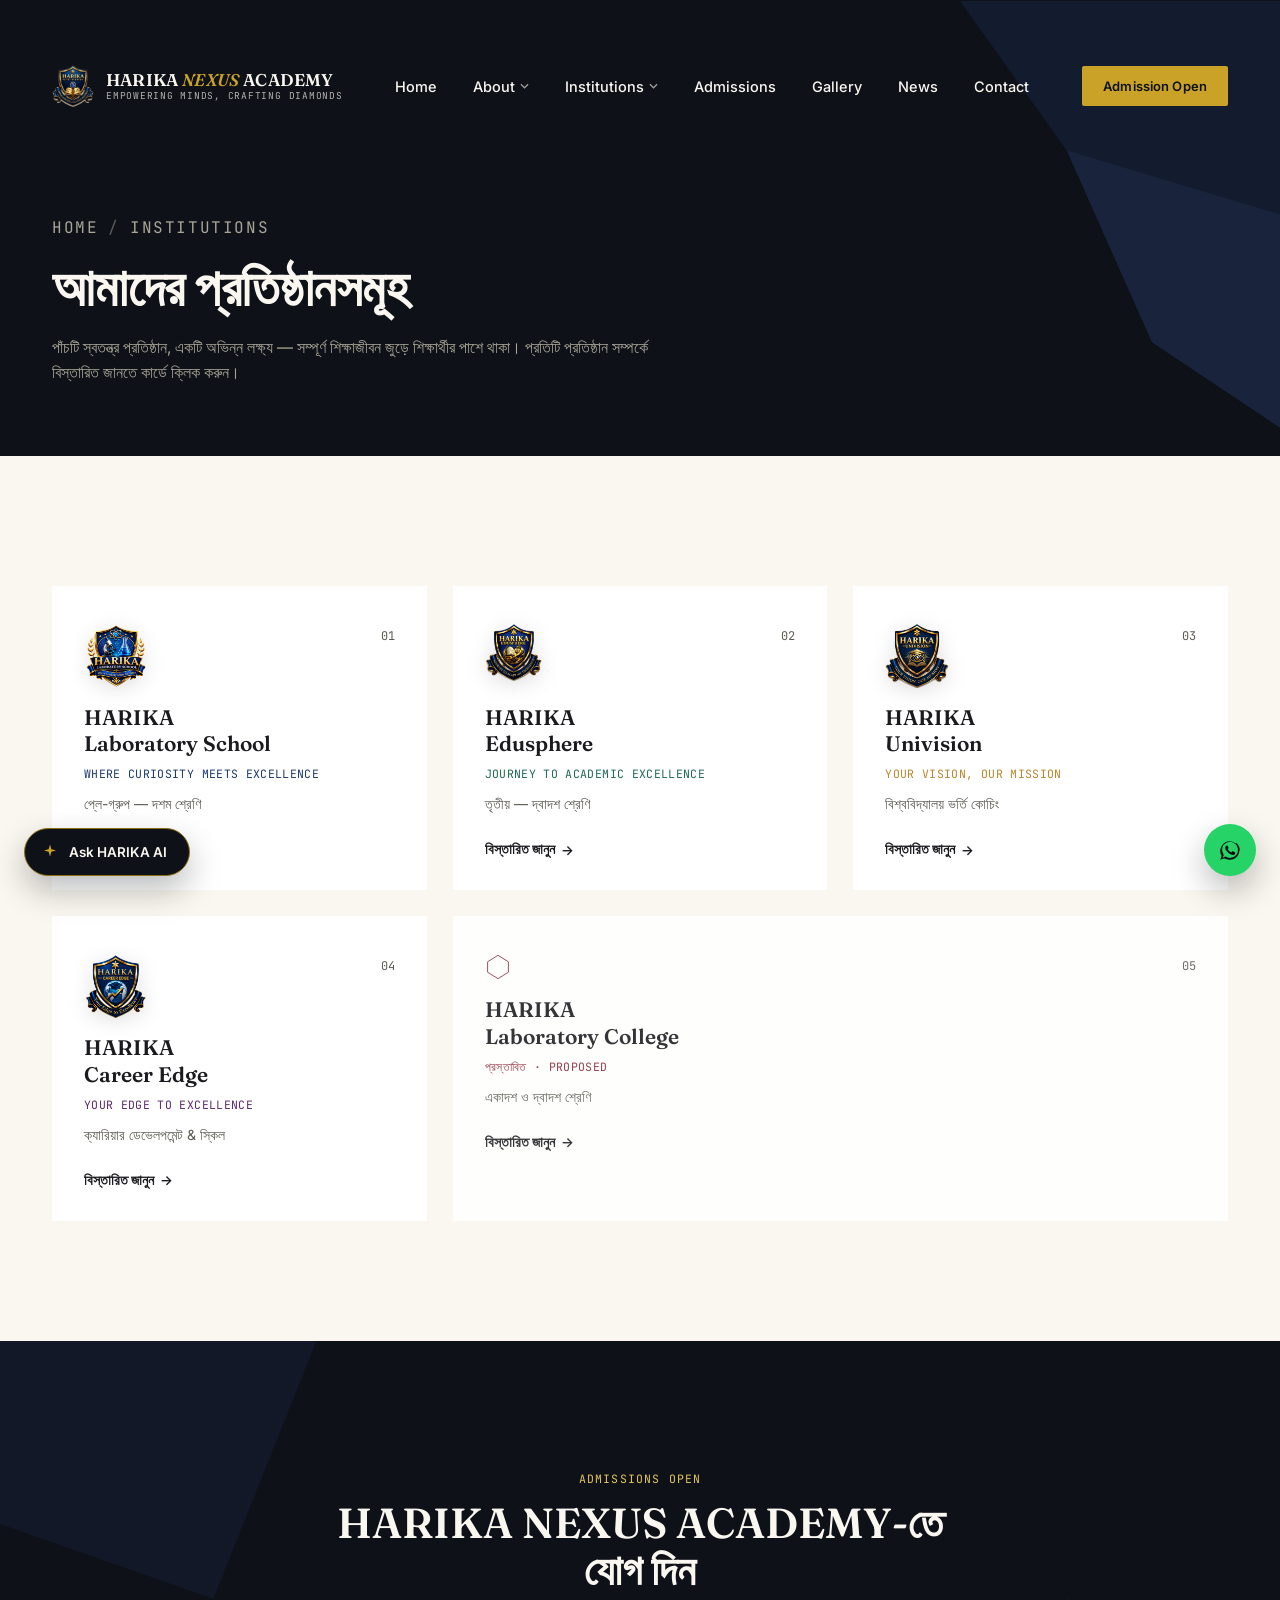
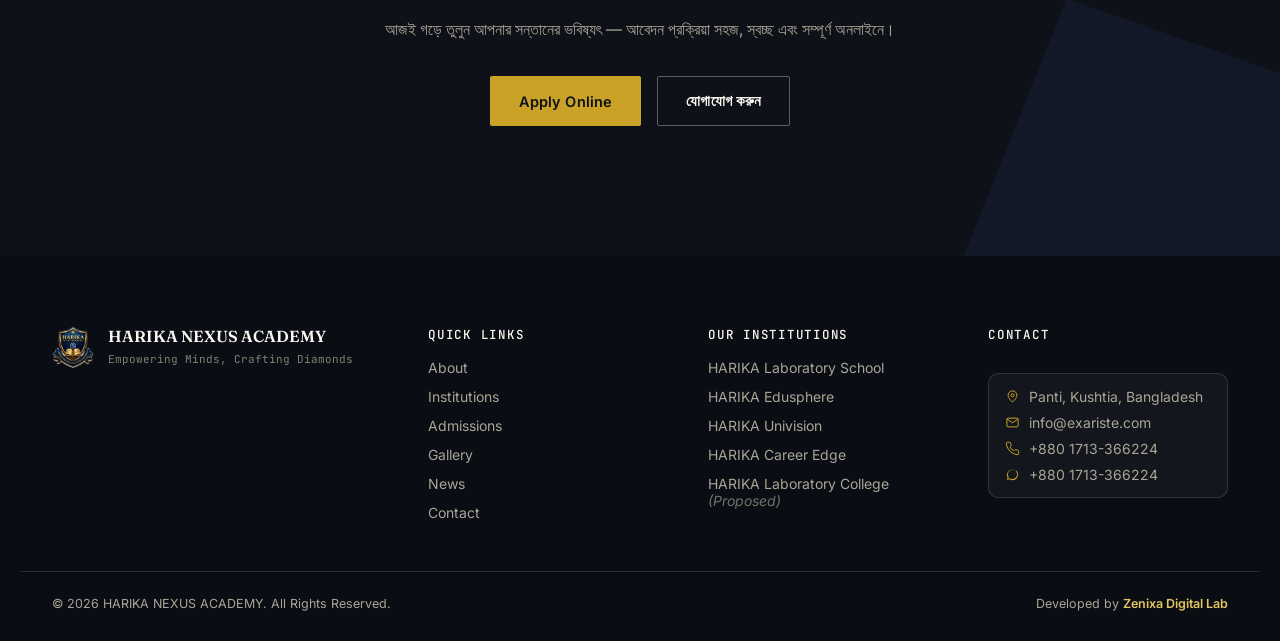
<file: institutions.html>
<!DOCTYPE html>
<html lang="bn">
<head>
<meta charset="UTF-8">
<meta name="viewport" content="width=device-width, initial-scale=1.0">
<title>Our Institutions | HARIKA NEXUS ACADEMY</title>
<meta name="description" content="Explore HARIKA NEXUS ACADEMY's five institutions: Laboratory School, Edusphere, Univision, Career Edge, and the proposed Laboratory College.">
<link rel="preconnect" href="https://fonts.googleapis.com">
<link rel="preconnect" href="https://fonts.gstatic.com" crossorigin>
<link href="https://fonts.googleapis.com/css2?family=Fraunces:ital,opsz,wght@0,9..144,300;0,9..144,400;0,9..144,500;0,9..144,600;0,9..144,700;1,9..144,400;1,9..144,500&family=Inter:wght@300;400;500;600;700&family=JetBrains+Mono:wght@400;500&display=swap" rel="stylesheet">
<link rel="stylesheet" href="style.css">
</head>
<body>
<!-- ====== ANNOUNCEMENT BAR ====== -->
<div class="announce-bar" id="announceBar">
  <div class="announce-track">
    <span class="announce-item">🎓 ভর্তি চলছে শিক্ষাবর্ষ ২০২৭ — Admission Open for 2027</span>
    <span class="announce-dot">•</span>
    <span class="announce-item">🏆 বৃত্তি অর্জনকারীদের নাম ঘোষণা করা হয়েছে — Scholarship Achievers Announced</span>
    <span class="announce-dot">•</span>
    <span class="announce-item">📢 এইচএসসি ভর্তি শীঘ্রই শুরু হচ্ছে — HSC Admission Starting Soon</span>
    <span class="announce-dot">•</span>
    <span class="announce-item">🎓 ভর্তি চলছে শিক্ষাবর্ষ ২০২৭ — Admission Open for 2027</span>
    <span class="announce-dot">•</span>
    <span class="announce-item">🏆 বৃত্তি অর্জনকারীদের নাম ঘোষণা করা হয়েছে — Scholarship Achievers Announced</span>
  </div>
</div>
<!-- ====== NAVBAR ====== -->
<header class="navbar" id="navbar">
  <div class="nav-inner">
    <a href="index.html" class="brand">
      <span class="brand-mark" aria-hidden="true">
        <img src="assets/logo-main.png" alt="" class="brand-logo-img">
      </span>
      <span class="brand-text">
        <span class="brand-name">HARIKA <em>NEXUS</em> ACADEMY</span>
        <span class="brand-tag">Empowering Minds, Crafting Diamonds</span>
      </span>
    </a>

    <nav class="main-nav" aria-label="Primary">
      <ul>
        <li><a href="index.html">Home</a></li>
        <li class="has-mega">
          <a href="about.html">About <svg class="caret" viewBox="0 0 10 6"><path d="M1 1l4 4 4-4"/></svg></a>
          <div class="mega-panel">
            <a href="about.html#vision" class="mega-link"><span class="mega-num">01</span><span>Vision &amp; Mission</span></a>
            <a href="about.html#founder" class="mega-link"><span class="mega-num">02</span><span>Founder &amp; Chairman</span></a>
            <a href="about.html#journey" class="mega-link"><span class="mega-num">03</span><span>Our Journey</span></a>
          </div>
        </li>
        <li class="has-mega">
          <a href="institutions.html" class="active">Institutions <svg class="caret" viewBox="0 0 10 6"><path d="M1 1l4 4 4-4"/></svg></a>
          <div class="mega-panel mega-panel--wide">
            <a href="inst-school.html" class="mega-link"><span class="mega-swatch" style="--sw:#1B3A6B"></span><span>HARIKA Laboratory School</span></a>
            <a href="inst-edusphere.html" class="mega-link"><span class="mega-swatch" style="--sw:#1E6B4F"></span><span>HARIKA Edusphere</span></a>
            <a href="inst-univision.html" class="mega-link"><span class="mega-swatch" style="--sw:#B8862E"></span><span>HARIKA Univision</span></a>
            <a href="inst-careeredge.html" class="mega-link"><span class="mega-swatch" style="--sw:#5B2A6B"></span><span>HARIKA Career Edge</span></a>
            <a href="inst-college.html" class="mega-link"><span class="mega-swatch" style="--sw:#8B2635"></span><span>HARIKA Laboratory College</span></a>
          </div>
        </li>
        <li><a href="admissions.html">Admissions</a></li>
        <li><a href="gallery.html">Gallery</a></li>
        <li><a href="news.html">News</a></li>
        <li><a href="contact.html">Contact</a></li>
      </ul>
    </nav>

    <div class="nav-cta">
      <a href="admissions.html" class="btn btn-gold btn-sm">Admission Open</a>
      <button class="nav-toggle" id="navToggle" aria-label="Toggle menu" aria-expanded="false">
        <span></span><span></span><span></span>
      </button>
    </div>
  </div>

  <!-- mobile menu -->
  <div class="mobile-menu" id="mobileMenu">
    <a href="index.html">Home</a>
    <details>
      <summary>About</summary>
      <a href="about.html#vision">Vision &amp; Mission</a>
      <a href="about.html#founder">Founder &amp; Chairman</a>
      <a href="about.html#journey">Our Journey</a>
    </details>
    <details>
      <summary>Institutions</summary>
      <a href="inst-school.html">HARIKA Laboratory School</a>
      <a href="inst-edusphere.html">HARIKA Edusphere</a>
      <a href="inst-univision.html">HARIKA Univision</a>
      <a href="inst-careeredge.html">HARIKA Career Edge</a>
      <a href="inst-college.html">HARIKA Laboratory College</a>
    </details>
    <a href="admissions.html">Admissions</a>
    <a href="gallery.html">Gallery</a>
    <a href="news.html">News</a>
    <a href="contact.html">Contact</a>
    <a href="admissions.html" class="btn btn-gold btn-block">Admission Open</a>
  </div>
</header>

<main>

  <!-- ====== PAGE HERO ====== -->
  <section class="page-hero">
    <div class="page-hero-facets" aria-hidden="true">
      <svg viewBox="0 0 1200 400" preserveAspectRatio="xMidYMid slice"><polygon points="900,0 1200,0 1200,200 1000,140" fill="#16203A"/><polygon points="1000,140 1200,200 1200,400 1080,320" fill="#1E2D4D"/></svg>
    </div>
    <div class="container">
      <p class="page-hero-eyebrow"><a href="index.html" style="color:inherit">Home</a> <span class="crumb-sep">/</span> Institutions</p>
      <h1>আমাদের প্রতিষ্ঠানসমূহ</h1>
      <p>পাঁচটি স্বতন্ত্র প্রতিষ্ঠান, একটি অভিন্ন লক্ষ্য — সম্পূর্ণ শিক্ষাজীবন জুড়ে শিক্ষার্থীর পাশে থাকা। প্রতিটি প্রতিষ্ঠান সম্পর্কে বিস্তারিত জানতে কার্ডে ক্লিক করুন।</p>
    </div>
  </section>

  <!-- ====== INSTITUTIONS OVERVIEW GRID ====== -->
  <section class="institutions" style="padding-top:80px">
    <div class="container">
      <div class="inst-overview-grid">
        <article class="inst-card" style="--accent:#1B3A6B">
          <div class="inst-card-top">
            <img src="assets/logo-school.png" alt="HARIKA Laboratory School crest logo" class="inst-logo">
            <span class="inst-index">01</span>
          </div>
          <h3 class="inst-name">HARIKA<br>Laboratory School</h3>
          <p class="inst-slogan">Where Curiosity Meets Excellence</p>
          <p class="inst-range">প্লে-গ্রুপ — দশম শ্রেণি</p>
          <a href="inst-school.html" class="inst-link">বিস্তারিত জানুন <span>→</span></a>
        </article>

        <article class="inst-card" style="--accent:#1E6B4F">
          <div class="inst-card-top">
            <img src="assets/logo-edusphere.png" alt="HARIKA Edusphere crest logo" class="inst-logo">
            <span class="inst-index">02</span>
          </div>
          <h3 class="inst-name">HARIKA<br>Edusphere</h3>
          <p class="inst-slogan">Journey to Academic Excellence</p>
          <p class="inst-range">তৃতীয় — দ্বাদশ শ্রেণি</p>
          <a href="inst-edusphere.html" class="inst-link">বিস্তারিত জানুন <span>→</span></a>
        </article>

        <article class="inst-card" style="--accent:#B8862E">
          <div class="inst-card-top">
            <img src="assets/logo-univision.png" alt="HARIKA Univision crest logo" class="inst-logo">
            <span class="inst-index">03</span>
          </div>
          <h3 class="inst-name">HARIKA<br>Univision</h3>
          <p class="inst-slogan">Your Vision, Our Mission</p>
          <p class="inst-range">বিশ্ববিদ্যালয় ভর্তি কোচিং</p>
          <a href="inst-univision.html" class="inst-link">বিস্তারিত জানুন <span>→</span></a>
        </article>

        <article class="inst-card" style="--accent:#5B2A6B">
          <div class="inst-card-top">
            <img src="assets/logo-careeredge.png" alt="HARIKA Career Edge crest logo" class="inst-logo">
            <span class="inst-index">04</span>
          </div>
          <h3 class="inst-name">HARIKA<br>Career Edge</h3>
          <p class="inst-slogan">Your Edge to Excellence</p>
          <p class="inst-range">ক্যারিয়ার ডেভেলপমেন্ট &amp; স্কিল</p>
          <a href="inst-careeredge.html" class="inst-link">বিস্তারিত জানুন <span>→</span></a>
        </article>

        <article class="inst-card inst-card--proposed" style="--accent:#8B2635">
          <div class="inst-card-top">
            <svg class="inst-clip" viewBox="0 0 40 40" aria-hidden="true"><polygon points="20,2 36,12 36,28 20,38 4,28 4,12" fill="none" stroke="currentColor" stroke-width="1.4"/></svg>
            <span class="inst-index">05</span>
          </div>
          <h3 class="inst-name">HARIKA<br>Laboratory College</h3>
          <p class="inst-slogan">প্রস্তাবিত · Proposed</p>
          <p class="inst-range">একাদশ ও দ্বাদশ শ্রেণি</p>
          <a href="inst-college.html" class="inst-link">বিস্তারিত জানুন <span>→</span></a>
        </article>
      </div>
    </div>
  </section>

  <!-- ====== ADMISSIONS QUICK CTA ====== -->
  <section class="admissions" id="admissions-cta">
    <div class="admissions-facets" aria-hidden="true">
      <svg viewBox="0 0 1200 500" preserveAspectRatio="xMidYMid slice"><polygon points="0,0 300,0 200,250 0,180" fill="#16203A"/><polygon points="1200,500 900,500 1000,250 1200,320" fill="#16203A"/></svg>
    </div>
    <div class="container admissions-grid admissions-grid--cta">
      <div class="admissions-copy">
        <p class="kicker kicker--light">Admissions Open</p>
        <h2 class="sec-title sec-title--light">HARIKA NEXUS ACADEMY-তে<br>যোগ দিন</h2>
        <p class="admissions-sub">আজই গড়ে তুলুন আপনার সন্তানের ভবিষ্যৎ — আবেদন প্রক্রিয়া সহজ, স্বচ্ছ এবং সম্পূর্ণ অনলাইনে।</p>
        <div class="hero-actions">
          <a href="admissions.html" class="btn btn-gold">Apply Online</a>
          <a href="contact.html" class="btn btn-outline-light">যোগাযোগ করুন</a>
        </div>
      </div>
    </div>
  </section>

</main>

<!-- ====== AI ASSISTANT (Floating) ====== -->
<div class="ai-widget" id="aiWidget">
  <button class="ai-fab" id="aiFab" aria-label="Ask HARIKA AI" aria-expanded="false">
    <svg viewBox="0 0 24 24" class="ai-icon-spark"><path d="M12 2l1.8 6.2L20 10l-6.2 1.8L12 18l-1.8-6.2L4 10l6.2-1.8L12 2z"/></svg>
    <span>Ask HARIKA AI</span>
  </button>
  <div class="ai-panel" id="aiPanel">
    <div class="ai-panel-head">
      <span>HARIKA AI সহায়ক</span>
      <button id="aiClose" aria-label="Close">×</button>
    </div>
    <div class="ai-panel-body" id="aiBody">
      <p class="ai-msg ai-msg--bot">আস-সালামু আলাইকুম!<br>আমি আপনাকে ভর্তি, ফি, কোর্স বা যেকোনো বিষয়ে সাহায্য করতে পারি। নিচের কোনো প্রশ্ন বেছে নিন:</p>
    </div>
    <div class="ai-suggestions">
      <button class="ai-chip" data-q="admission">ভর্তি প্রক্রিয়া?</button>
      <button class="ai-chip" data-q="fees">ফি কাঠামো?</button>
      <button class="ai-chip" data-q="courses">কোর্সসমূহ?</button>
      <button class="ai-chip" data-q="suitable">কোন প্রতিষ্ঠান উপযুক্ত?</button>
      <button class="ai-chip" data-q="contact">যোগাযোগের তথ্য?</button>
      <button class="ai-chip" data-q="founder">প্রতিষ্ঠাতার বার্তা?</button>
    </div>
  </div>
</div>


<!-- ====== FOOTER ====== -->
<footer class="site-footer">
  <div class="container footer-grid">
    <div class="footer-brand">
      <span class="brand-mark" aria-hidden="true">
        <img src="assets/logo-main.png" alt="" class="brand-logo-img">
      </span>
      <div>
        <p class="footer-brand-name">HARIKA NEXUS ACADEMY</p>
        <p class="footer-brand-tag">Empowering Minds, Crafting Diamonds</p>
      </div>
    </div>

    <div class="footer-col">
      <h4>Quick Links</h4>
      <a href="about.html">About</a>
      <a href="institutions.html">Institutions</a>
      <a href="admissions.html">Admissions</a>
      <a href="gallery.html">Gallery</a>
      <a href="news.html">News</a>
      <a href="contact.html">Contact</a>
    </div>

    <div class="footer-col">
      <h4>Our Institutions</h4>
      <a href="inst-school.html">HARIKA Laboratory School</a>
      <a href="inst-edusphere.html">HARIKA Edusphere</a>
      <a href="inst-univision.html">HARIKA Univision</a>
      <a href="inst-careeredge.html">HARIKA Career Edge</a>
      <a href="inst-college.html">HARIKA Laboratory College <span class="footer-inst-proposed">(Proposed)</span></a>
    </div>

    <div class="footer-col">
      <h4>Contact</h4>
      <div class="footer-contact-card">
        <div class="fc-row">
          <svg viewBox="0 0 24 24" fill="none" stroke="currentColor" stroke-width="1.6"><path d="M12 21s-7-6.1-7-11a7 7 0 0 1 14 0c0 4.9-7 11-7 11z"/><circle cx="12" cy="10" r="2.5"/></svg>
          <span>Panti, Kushtia, Bangladesh</span>
        </div>
        <div class="fc-row">
          <svg viewBox="0 0 24 24" fill="none" stroke="currentColor" stroke-width="1.6"><path d="M4 4h16v16H4z" opacity="0"/><path d="M3 6.5l9 6 9-6"/><rect x="3" y="5" width="18" height="14" rx="2"/></svg>
          <a href="mailto:info@exariste.com">info@exariste.com</a>
        </div>
        <div class="fc-row">
          <svg viewBox="0 0 24 24" fill="none" stroke="currentColor" stroke-width="1.6"><path d="M22 16.9v3a2 2 0 0 1-2.2 2 19.8 19.8 0 0 1-8.6-3.1 19.5 19.5 0 0 1-6-6 19.8 19.8 0 0 1-3.1-8.6A2 2 0 0 1 4.1 2h3a2 2 0 0 1 2 1.7c.1.9.3 1.9.6 2.7a2 2 0 0 1-.5 2.1L8 9.7a16 16 0 0 0 6 6l1.2-1.2a2 2 0 0 1 2.1-.5c.9.3 1.8.5 2.7.6a2 2 0 0 1 1.7 2z"/></svg>
          <a href="tel:+8801713366224">+880 1713-366224</a>
        </div>
        <div class="fc-row">
          <svg viewBox="0 0 24 24" fill="currentColor"><path d="M17.6 6.3A8.8 8.8 0 0 0 12 4a8.9 8.9 0 0 0-7.7 13.4L3 21l3.7-1.3A8.9 8.9 0 0 0 12 21a8.9 8.9 0 0 0 5.6-15.7zM12 19.3a7.3 7.3 0 0 1-3.8-1l-.3-.2-2.7 1 1-2.6-.2-.3a7.4 7.4 0 1 1 6 3.1z"/></svg>
          <a href="https://wa.me/8801713366224" target="_blank" rel="noopener">+880 1713-366224</a>
        </div>
      </div>
    </div>
  </div>
  <div class="footer-bottom">
    <span>© 2026 HARIKA NEXUS ACADEMY. All Rights Reserved.</span>
    <div class="footer-bottom-right">
      <span class="dev-credit">Developed by <a href="https://zenixadigitallab.com" target="_blank" rel="noopener">Zenixa Digital Lab</a></span>
    </div>
  </div>
</footer>

<a href="https://wa.me/8801713366224" target="_blank" rel="noopener" class="whatsapp-float" aria-label="Chat on WhatsApp">
  <svg viewBox="0 0 24 24"><path d="M17.6 6.3A8.8 8.8 0 0 0 12 4a8.9 8.9 0 0 0-7.7 13.4L3 21l3.7-1.3A8.9 8.9 0 0 0 12 21a8.9 8.9 0 0 0 5.6-15.7zM12 19.3a7.3 7.3 0 0 1-3.8-1l-.3-.2-2.7 1 1-2.6-.2-.3a7.4 7.4 0 1 1 6 3.1zm4-5.5c-.2-.1-1.3-.6-1.5-.7s-.4-.1-.5.1-.5.7-.6.8-.2.2-.4.1a6 6 0 0 1-1.8-1.1 6.6 6.6 0 0 1-1.2-1.5c-.1-.2 0-.3.1-.4l.3-.4.2-.3a.4.4 0 0 0 0-.4c-.1-.1-.5-1.2-.7-1.7s-.4-.4-.5-.4h-.4a.9.9 0 0 0-.6.3 2.6 2.6 0 0 0-.8 1.9 4.6 4.6 0 0 0 1 2.4 10.4 10.4 0 0 0 4 3.5c.5.2.9.4 1.3.5a3.2 3.2 0 0 0 1.4.1 2.3 2.3 0 0 0 1.5-1.1 1.9 1.9 0 0 0 .1-1.1c-.1-.1-.2-.2-.4-.3z"/></svg>
</a>

<script src="script.js"></script>
</body>
</html>
</file>
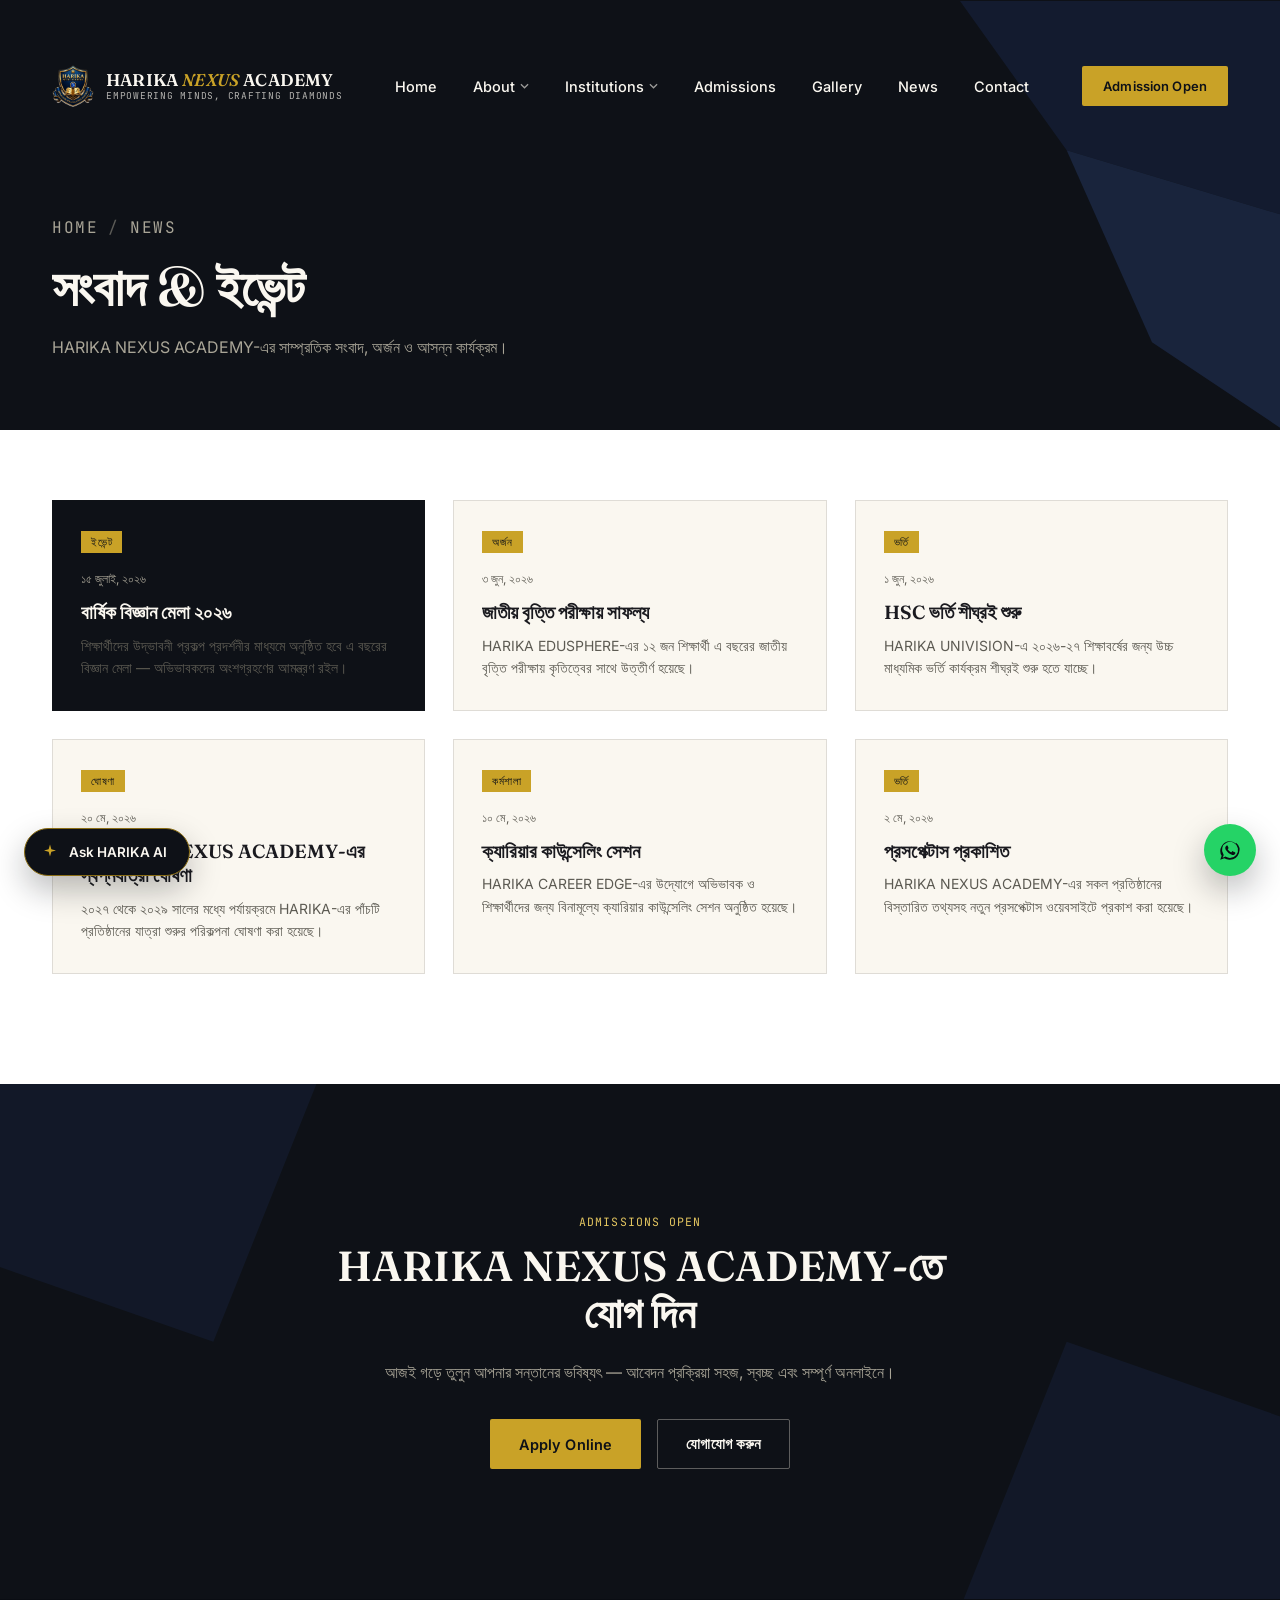
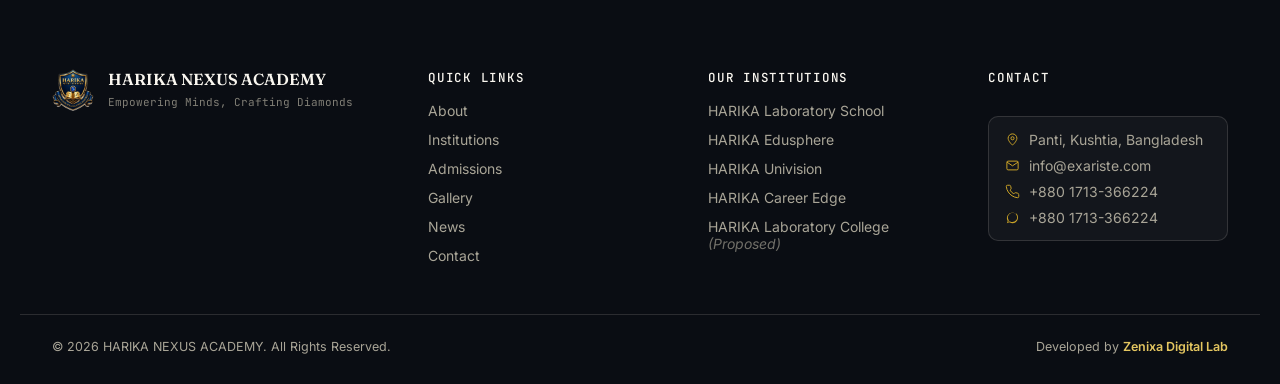
<file: news.html>
<!DOCTYPE html>
<html lang="bn">
<head>
<meta charset="UTF-8">
<meta name="viewport" content="width=device-width, initial-scale=1.0">
<title>News & Events | HARIKA NEXUS ACADEMY</title>
<meta name="description" content="Latest news, events, and achievements from HARIKA NEXUS ACADEMY — admissions updates, scholarships, and campus events.">
<link rel="preconnect" href="https://fonts.googleapis.com">
<link rel="preconnect" href="https://fonts.gstatic.com" crossorigin>
<link href="https://fonts.googleapis.com/css2?family=Fraunces:ital,opsz,wght@0,9..144,300;0,9..144,400;0,9..144,500;0,9..144,600;0,9..144,700;1,9..144,400;1,9..144,500&family=Inter:wght@300;400;500;600;700&family=JetBrains+Mono:wght@400;500&display=swap" rel="stylesheet">
<link rel="stylesheet" href="style.css">
</head>
<body>
<!-- ====== ANNOUNCEMENT BAR ====== -->
<div class="announce-bar" id="announceBar">
  <div class="announce-track">
    <span class="announce-item">🎓 ভর্তি চলছে শিক্ষাবর্ষ ২০২৭ — Admission Open for 2027</span>
    <span class="announce-dot">•</span>
    <span class="announce-item">🏆 বৃত্তি অর্জনকারীদের নাম ঘোষণা করা হয়েছে — Scholarship Achievers Announced</span>
    <span class="announce-dot">•</span>
    <span class="announce-item">📢 এইচএসসি ভর্তি শীঘ্রই শুরু হচ্ছে — HSC Admission Starting Soon</span>
    <span class="announce-dot">•</span>
    <span class="announce-item">🎓 ভর্তি চলছে শিক্ষাবর্ষ ২০২৭ — Admission Open for 2027</span>
    <span class="announce-dot">•</span>
    <span class="announce-item">🏆 বৃত্তি অর্জনকারীদের নাম ঘোষণা করা হয়েছে — Scholarship Achievers Announced</span>
  </div>
</div>
<!-- ====== NAVBAR ====== -->
<header class="navbar" id="navbar">
  <div class="nav-inner">
    <a href="index.html" class="brand">
      <span class="brand-mark" aria-hidden="true">
        <img src="assets/logo-main.png" alt="" class="brand-logo-img">
      </span>
      <span class="brand-text">
        <span class="brand-name">HARIKA <em>NEXUS</em> ACADEMY</span>
        <span class="brand-tag">Empowering Minds, Crafting Diamonds</span>
      </span>
    </a>

    <nav class="main-nav" aria-label="Primary">
      <ul>
        <li><a href="index.html">Home</a></li>
        <li class="has-mega">
          <a href="about.html">About <svg class="caret" viewBox="0 0 10 6"><path d="M1 1l4 4 4-4"/></svg></a>
          <div class="mega-panel">
            <a href="about.html#vision" class="mega-link"><span class="mega-num">01</span><span>Vision &amp; Mission</span></a>
            <a href="about.html#founder" class="mega-link"><span class="mega-num">02</span><span>Founder &amp; Chairman</span></a>
            <a href="about.html#journey" class="mega-link"><span class="mega-num">03</span><span>Our Journey</span></a>
          </div>
        </li>
        <li class="has-mega">
          <a href="institutions.html">Institutions <svg class="caret" viewBox="0 0 10 6"><path d="M1 1l4 4 4-4"/></svg></a>
          <div class="mega-panel mega-panel--wide">
            <a href="inst-school.html" class="mega-link"><span class="mega-swatch" style="--sw:#1B3A6B"></span><span>HARIKA Laboratory School</span></a>
            <a href="inst-edusphere.html" class="mega-link"><span class="mega-swatch" style="--sw:#1E6B4F"></span><span>HARIKA Edusphere</span></a>
            <a href="inst-univision.html" class="mega-link"><span class="mega-swatch" style="--sw:#B8862E"></span><span>HARIKA Univision</span></a>
            <a href="inst-careeredge.html" class="mega-link"><span class="mega-swatch" style="--sw:#5B2A6B"></span><span>HARIKA Career Edge</span></a>
            <a href="inst-college.html" class="mega-link"><span class="mega-swatch" style="--sw:#8B2635"></span><span>HARIKA Laboratory College</span></a>
          </div>
        </li>
        <li><a href="admissions.html">Admissions</a></li>
        <li><a href="gallery.html">Gallery</a></li>
        <li><a href="news.html" class="active">News</a></li>
        <li><a href="contact.html">Contact</a></li>
      </ul>
    </nav>

    <div class="nav-cta">
      <a href="admissions.html" class="btn btn-gold btn-sm">Admission Open</a>
      <button class="nav-toggle" id="navToggle" aria-label="Toggle menu" aria-expanded="false">
        <span></span><span></span><span></span>
      </button>
    </div>
  </div>

  <!-- mobile menu -->
  <div class="mobile-menu" id="mobileMenu">
    <a href="index.html">Home</a>
    <details>
      <summary>About</summary>
      <a href="about.html#vision">Vision &amp; Mission</a>
      <a href="about.html#founder">Founder &amp; Chairman</a>
      <a href="about.html#journey">Our Journey</a>
    </details>
    <details>
      <summary>Institutions</summary>
      <a href="inst-school.html">HARIKA Laboratory School</a>
      <a href="inst-edusphere.html">HARIKA Edusphere</a>
      <a href="inst-univision.html">HARIKA Univision</a>
      <a href="inst-careeredge.html">HARIKA Career Edge</a>
      <a href="inst-college.html">HARIKA Laboratory College</a>
    </details>
    <a href="admissions.html">Admissions</a>
    <a href="gallery.html">Gallery</a>
    <a href="news.html">News</a>
    <a href="contact.html">Contact</a>
    <a href="admissions.html" class="btn btn-gold btn-block">Admission Open</a>
  </div>
</header>

<main>

  <!-- ====== PAGE HERO ====== -->
  <section class="page-hero">
    <div class="page-hero-facets" aria-hidden="true">
      <svg viewBox="0 0 1200 400" preserveAspectRatio="xMidYMid slice"><polygon points="900,0 1200,0 1200,200 1000,140" fill="#16203A"/><polygon points="1000,140 1200,200 1200,400 1080,320" fill="#1E2D4D"/></svg>
    </div>
    <div class="container">
      <p class="page-hero-eyebrow"><a href="index.html" style="color:inherit">Home</a> <span class="crumb-sep">/</span> News</p>
      <h1>সংবাদ &amp; ইভেন্ট</h1>
      <p>HARIKA NEXUS ACADEMY-এর সাম্প্রতিক সংবাদ, অর্জন ও আসন্ন কার্যক্রম।</p>
    </div>
  </section>

  <!-- ====== NEWS GRID ====== -->
  <section class="news" id="news" style="padding-top:70px">
    <div class="container">
      <div class="news-grid news-grid--full">
        <article class="news-card news-card--feature">
          <span class="news-tag">ইভেন্ট</span>
          <span class="news-date">১৫ জুলাই, ২০২৬</span>
          <h3>বার্ষিক বিজ্ঞান মেলা ২০২৬</h3>
          <p>শিক্ষার্থীদের উদ্ভাবনী প্রকল্প প্রদর্শনীর মাধ্যমে অনুষ্ঠিত হবে এ বছরের বিজ্ঞান মেলা — অভিভাবকদের অংশগ্রহণের আমন্ত্রণ রইল।</p>
        </article>
        <article class="news-card">
          <span class="news-tag">অর্জন</span>
          <span class="news-date">৩ জুন, ২০২৬</span>
          <h3>জাতীয় বৃত্তি পরীক্ষায় সাফল্য</h3>
          <p>HARIKA EDUSPHERE-এর ১২ জন শিক্ষার্থী এ বছরের জাতীয় বৃত্তি পরীক্ষায় কৃতিত্বের সাথে উত্তীর্ণ হয়েছে।</p>
        </article>
        <article class="news-card">
          <span class="news-tag">ভর্তি</span>
          <span class="news-date">১ জুন, ২০২৬</span>
          <h3>HSC ভর্তি শীঘ্রই শুরু</h3>
          <p>HARIKA UNIVISION-এ ২০২৬-২৭ শিক্ষাবর্ষের জন্য উচ্চ মাধ্যমিক ভর্তি কার্যক্রম শীঘ্রই শুরু হতে যাচ্ছে।</p>
        </article>
        <article class="news-card">
          <span class="news-tag">ঘোষণা</span>
          <span class="news-date">২০ মে, ২০২৬</span>
          <h3>HARIKA NEXUS ACADEMY-এর স্বপ্নযাত্রা ঘোষণা</h3>
          <p>২০২৭ থেকে ২০২৯ সালের মধ্যে পর্যায়ক্রমে HARIKA-এর পাঁচটি প্রতিষ্ঠানের যাত্রা শুরুর পরিকল্পনা ঘোষণা করা হয়েছে।</p>
        </article>
        <article class="news-card">
          <span class="news-tag">কর্মশালা</span>
          <span class="news-date">১০ মে, ২০২৬</span>
          <h3>ক্যারিয়ার কাউন্সেলিং সেশন</h3>
          <p>HARIKA CAREER EDGE-এর উদ্যোগে অভিভাবক ও শিক্ষার্থীদের জন্য বিনামূল্যে ক্যারিয়ার কাউন্সেলিং সেশন অনুষ্ঠিত হয়েছে।</p>
        </article>
        <article class="news-card">
          <span class="news-tag">ভর্তি</span>
          <span class="news-date">২ মে, ২০২৬</span>
          <h3>প্রসপেক্টাস প্রকাশিত</h3>
          <p>HARIKA NEXUS ACADEMY-এর সকল প্রতিষ্ঠানের বিস্তারিত তথ্যসহ নতুন প্রসপেক্টাস ওয়েবসাইটে প্রকাশ করা হয়েছে।</p>
        </article>
      </div>
    </div>
  </section>

  <!-- ====== ADMISSIONS QUICK CTA ====== -->
  <section class="admissions" id="admissions-cta">
    <div class="admissions-facets" aria-hidden="true">
      <svg viewBox="0 0 1200 500" preserveAspectRatio="xMidYMid slice"><polygon points="0,0 300,0 200,250 0,180" fill="#16203A"/><polygon points="1200,500 900,500 1000,250 1200,320" fill="#16203A"/></svg>
    </div>
    <div class="container admissions-grid admissions-grid--cta">
      <div class="admissions-copy">
        <p class="kicker kicker--light">Admissions Open</p>
        <h2 class="sec-title sec-title--light">HARIKA NEXUS ACADEMY-তে<br>যোগ দিন</h2>
        <p class="admissions-sub">আজই গড়ে তুলুন আপনার সন্তানের ভবিষ্যৎ — আবেদন প্রক্রিয়া সহজ, স্বচ্ছ এবং সম্পূর্ণ অনলাইনে।</p>
        <div class="hero-actions">
          <a href="admissions.html" class="btn btn-gold">Apply Online</a>
          <a href="contact.html" class="btn btn-outline-light">যোগাযোগ করুন</a>
        </div>
      </div>
    </div>
  </section>

</main>

<!-- ====== AI ASSISTANT (Floating) ====== -->
<div class="ai-widget" id="aiWidget">
  <button class="ai-fab" id="aiFab" aria-label="Ask HARIKA AI" aria-expanded="false">
    <svg viewBox="0 0 24 24" class="ai-icon-spark"><path d="M12 2l1.8 6.2L20 10l-6.2 1.8L12 18l-1.8-6.2L4 10l6.2-1.8L12 2z"/></svg>
    <span>Ask HARIKA AI</span>
  </button>
  <div class="ai-panel" id="aiPanel">
    <div class="ai-panel-head">
      <span>HARIKA AI সহায়ক</span>
      <button id="aiClose" aria-label="Close">×</button>
    </div>
    <div class="ai-panel-body" id="aiBody">
      <p class="ai-msg ai-msg--bot">আস-সালামু আলাইকুম!<br>আমি আপনাকে ভর্তি, ফি, কোর্স বা যেকোনো বিষয়ে সাহায্য করতে পারি। নিচের কোনো প্রশ্ন বেছে নিন:</p>
    </div>
    <div class="ai-suggestions">
      <button class="ai-chip" data-q="admission">ভর্তি প্রক্রিয়া?</button>
      <button class="ai-chip" data-q="fees">ফি কাঠামো?</button>
      <button class="ai-chip" data-q="courses">কোর্সসমূহ?</button>
      <button class="ai-chip" data-q="suitable">কোন প্রতিষ্ঠান উপযুক্ত?</button>
      <button class="ai-chip" data-q="contact">যোগাযোগের তথ্য?</button>
      <button class="ai-chip" data-q="founder">প্রতিষ্ঠাতার বার্তা?</button>
    </div>
  </div>
</div>


<!-- ====== FOOTER ====== -->
<footer class="site-footer">
  <div class="container footer-grid">
    <div class="footer-brand">
      <span class="brand-mark" aria-hidden="true">
        <img src="assets/logo-main.png" alt="" class="brand-logo-img">
      </span>
      <div>
        <p class="footer-brand-name">HARIKA NEXUS ACADEMY</p>
        <p class="footer-brand-tag">Empowering Minds, Crafting Diamonds</p>
      </div>
    </div>

    <div class="footer-col">
      <h4>Quick Links</h4>
      <a href="about.html">About</a>
      <a href="institutions.html">Institutions</a>
      <a href="admissions.html">Admissions</a>
      <a href="gallery.html">Gallery</a>
      <a href="news.html">News</a>
      <a href="contact.html">Contact</a>
    </div>

    <div class="footer-col">
      <h4>Our Institutions</h4>
      <a href="inst-school.html">HARIKA Laboratory School</a>
      <a href="inst-edusphere.html">HARIKA Edusphere</a>
      <a href="inst-univision.html">HARIKA Univision</a>
      <a href="inst-careeredge.html">HARIKA Career Edge</a>
      <a href="inst-college.html">HARIKA Laboratory College <span class="footer-inst-proposed">(Proposed)</span></a>
    </div>

    <div class="footer-col">
      <h4>Contact</h4>
      <div class="footer-contact-card">
        <div class="fc-row">
          <svg viewBox="0 0 24 24" fill="none" stroke="currentColor" stroke-width="1.6"><path d="M12 21s-7-6.1-7-11a7 7 0 0 1 14 0c0 4.9-7 11-7 11z"/><circle cx="12" cy="10" r="2.5"/></svg>
          <span>Panti, Kushtia, Bangladesh</span>
        </div>
        <div class="fc-row">
          <svg viewBox="0 0 24 24" fill="none" stroke="currentColor" stroke-width="1.6"><path d="M4 4h16v16H4z" opacity="0"/><path d="M3 6.5l9 6 9-6"/><rect x="3" y="5" width="18" height="14" rx="2"/></svg>
          <a href="mailto:info@exariste.com">info@exariste.com</a>
        </div>
        <div class="fc-row">
          <svg viewBox="0 0 24 24" fill="none" stroke="currentColor" stroke-width="1.6"><path d="M22 16.9v3a2 2 0 0 1-2.2 2 19.8 19.8 0 0 1-8.6-3.1 19.5 19.5 0 0 1-6-6 19.8 19.8 0 0 1-3.1-8.6A2 2 0 0 1 4.1 2h3a2 2 0 0 1 2 1.7c.1.9.3 1.9.6 2.7a2 2 0 0 1-.5 2.1L8 9.7a16 16 0 0 0 6 6l1.2-1.2a2 2 0 0 1 2.1-.5c.9.3 1.8.5 2.7.6a2 2 0 0 1 1.7 2z"/></svg>
          <a href="tel:+8801713366224">+880 1713-366224</a>
        </div>
        <div class="fc-row">
          <svg viewBox="0 0 24 24" fill="currentColor"><path d="M17.6 6.3A8.8 8.8 0 0 0 12 4a8.9 8.9 0 0 0-7.7 13.4L3 21l3.7-1.3A8.9 8.9 0 0 0 12 21a8.9 8.9 0 0 0 5.6-15.7zM12 19.3a7.3 7.3 0 0 1-3.8-1l-.3-.2-2.7 1 1-2.6-.2-.3a7.4 7.4 0 1 1 6 3.1z"/></svg>
          <a href="https://wa.me/8801713366224" target="_blank" rel="noopener">+880 1713-366224</a>
        </div>
      </div>
    </div>
  </div>
  <div class="footer-bottom">
    <span>© 2026 HARIKA NEXUS ACADEMY. All Rights Reserved.</span>
    <div class="footer-bottom-right">
      <span class="dev-credit">Developed by <a href="https://zenixadigitallab.com" target="_blank" rel="noopener">Zenixa Digital Lab</a></span>
    </div>
  </div>
</footer>

<a href="https://wa.me/8801713366224" target="_blank" rel="noopener" class="whatsapp-float" aria-label="Chat on WhatsApp">
  <svg viewBox="0 0 24 24"><path d="M17.6 6.3A8.8 8.8 0 0 0 12 4a8.9 8.9 0 0 0-7.7 13.4L3 21l3.7-1.3A8.9 8.9 0 0 0 12 21a8.9 8.9 0 0 0 5.6-15.7zM12 19.3a7.3 7.3 0 0 1-3.8-1l-.3-.2-2.7 1 1-2.6-.2-.3a7.4 7.4 0 1 1 6 3.1zm4-5.5c-.2-.1-1.3-.6-1.5-.7s-.4-.1-.5.1-.5.7-.6.8-.2.2-.4.1a6 6 0 0 1-1.8-1.1 6.6 6.6 0 0 1-1.2-1.5c-.1-.2 0-.3.1-.4l.3-.4.2-.3a.4.4 0 0 0 0-.4c-.1-.1-.5-1.2-.7-1.7s-.4-.4-.5-.4h-.4a.9.9 0 0 0-.6.3 2.6 2.6 0 0 0-.8 1.9 4.6 4.6 0 0 0 1 2.4 10.4 10.4 0 0 0 4 3.5c.5.2.9.4 1.3.5a3.2 3.2 0 0 0 1.4.1 2.3 2.3 0 0 0 1.5-1.1 1.9 1.9 0 0 0 .1-1.1c-.1-.1-.2-.2-.4-.3z"/></svg>
</a>

<script src="script.js"></script>
</body>
</html>
</file>
<file: style.css>
/* ===================================================================
   HARIKA NEXUS ACADEMY — Design Tokens
   =================================================================== */
:root {
  /* Color */
  --ink:        #0E1117;
  --ink-soft:   #1A2233;
  --ivory:      #FAF7F0;
  --ivory-dim:  #F0EBDD;
  --paper:      #FFFFFF;
  --gold:       #C9A227;
  --gold-light: #E4C660;
  --gold-deep:  #8A6D14;

  /* institution accents */
  --c-school:   #1B3A6B;
  --c-edu:      #1E6B4F;
  --c-univ:     #B8862E;
  --c-career:   #5B2A6B;
  --c-college:  #8B2635;

  --text-main:  #1A1A1F;
  --text-muted: #5C5A52;
  --text-on-dark: #EFEBDF;
  --text-on-dark-muted: #A9A597;

  --line: rgba(26,26,31,0.12);
  --line-dark: rgba(239,235,223,0.14);

  /* Type */
  --f-display: 'Fraunces', Georgia, serif;
  --f-body: 'Inter', -apple-system, sans-serif;
  --f-mono: 'JetBrains Mono', monospace;

  /* Layout */
  --container: 1240px;
  --radius-sm: 4px;
  --nav-h: 96px;
  --announce-h: 38px;

  --ease: cubic-bezier(.16,.84,.44,1);
}

* { box-sizing: border-box; }
html { scroll-behavior: smooth; scroll-padding-top: calc(var(--nav-h) + var(--announce-h) + 10px); }

@media (prefers-reduced-motion: reduce) {
  html { scroll-behavior: auto; }
  *, *::before, *::after { animation-duration: 0.01ms !important; animation-iteration-count: 1 !important; transition-duration: 0.01ms !important; }
}

body {
  margin: 0;
  font-family: var(--f-body);
  color: var(--text-main);
  background: var(--ivory);
  -webkit-font-smoothing: antialiased;
  overflow-x: hidden;
}

img { max-width: 100%; display: block; }
a { color: inherit; text-decoration: none; }
ul { list-style: none; margin: 0; padding: 0; }
h1, h2, h3, h4 { margin: 0; font-family: var(--f-display); font-weight: 600; }
p { margin: 0; }
button { font-family: inherit; cursor: pointer; }
section { position: relative; }

:focus-visible {
  outline: 2px solid var(--gold);
  outline-offset: 3px;
}

.container {
  max-width: var(--container);
  margin: 0 auto;
  padding: 0 32px;
}

/* ===== Buttons ===== */
.btn {
  display: inline-flex;
  align-items: center;
  gap: 10px;
  padding: 15px 28px;
  font-family: var(--f-body);
  font-size: 14.5px;
  font-weight: 600;
  letter-spacing: 0.01em;
  border-radius: 2px;
  border: 1.5px solid transparent;
  transition: transform .35s var(--ease), background .35s var(--ease), border-color .35s var(--ease), color .35s var(--ease);
  white-space: nowrap;
}
.btn-gold {
  background: var(--gold);
  color: var(--ink);
}
.btn-gold:hover { background: var(--gold-light); transform: translateY(-2px); }
.btn-dark {
  background: var(--ink);
  color: var(--ivory);
}
.btn-dark:hover { background: var(--ink-soft); transform: translateY(-2px); }
.btn-outline {
  border-color: rgba(26,26,31,0.3);
  color: var(--ink);
  background: transparent;
}
.btn-outline:hover { border-color: var(--ink); background: rgba(26,26,31,0.04); }
.btn-outline-light {
  border-color: rgba(239,235,223,0.35);
  color: var(--ivory);
}
.btn-outline-light:hover { border-color: var(--gold); color: var(--gold-light); }
.btn-sm { padding: 11px 20px; font-size: 13px; }
.btn-block { width: 100%; justify-content: center; }

/* ===================================================================
   Announcement Bar
   =================================================================== */
.announce-bar {
  height: var(--announce-h);
  background: var(--ink);
  color: var(--text-on-dark-muted);
  overflow: hidden;
  position: relative;
  display: flex;
  align-items: center;
  border-bottom: 1px solid var(--line-dark);
}
.announce-track {
  display: flex;
  align-items: center;
  gap: 28px;
  white-space: nowrap;
  animation: marquee 32s linear infinite;
  padding-left: 100%;
  font-family: var(--f-mono);
  font-size: 12px;
  letter-spacing: 0.02em;
}
.announce-item { color: var(--text-on-dark-muted); }
.announce-dot { color: var(--gold-deep); }
@keyframes marquee {
  from { transform: translateX(0); }
  to { transform: translateX(-100%); }
}

/* ===================================================================
   Navbar
   =================================================================== */
.navbar {
  position: sticky;
  top: 0;
  z-index: 100;
  background: transparent;
  transition: background .4s var(--ease), box-shadow .4s var(--ease), border-color .4s var(--ease);
  border-bottom: 1px solid transparent;
}
.navbar.scrolled {
  background: rgba(250,247,240,0.92);
  backdrop-filter: blur(14px);
  border-bottom: 1px solid var(--line);
  box-shadow: 0 4px 24px rgba(14,17,23,0.05);
}
.nav-inner {
  max-width: var(--container);
  margin: 0 auto;
  padding: 0 32px;
  height: var(--nav-h);
  display: flex;
  align-items: center;
  justify-content: space-between;
  gap: 24px;
}

.brand { display: flex; align-items: center; gap: 12px; color: var(--ivory); transition: color .4s var(--ease); }
.navbar.scrolled .brand { color: var(--ink); }
.brand-mark { color: var(--gold); display: flex; flex-shrink: 0; }
.brand-logo-img { width: 42px; height: 42px; object-fit: contain; }
.diamond-logo { width: 34px; height: 34px; }
.brand-text { display: flex; flex-direction: column; line-height: 1.15; }
.brand-name { font-family: var(--f-display); font-size: 17px; font-weight: 600; letter-spacing: 0.01em; }
.brand-name em { font-style: italic; color: var(--gold); }
.brand-tag { font-family: var(--f-mono); font-size: 9.5px; letter-spacing: 0.08em; text-transform: uppercase; opacity: 0.7; margin-top: 2px; }

.main-nav { display: flex; }
.main-nav > ul { display: flex; align-items: center; gap: 4px; }
.main-nav > ul > li { position: relative; }
.main-nav > ul > li > a {
  display: flex; align-items: center; gap: 5px;
  padding: 12px 16px;
  font-size: 14.5px; font-weight: 500;
  color: var(--ivory);
  transition: color .4s var(--ease);
}
.navbar.scrolled .main-nav > ul > li > a { color: var(--text-main); }
.main-nav > ul > li > a:hover { color: var(--gold-light); }
.navbar.scrolled .main-nav > ul > li > a:hover { color: var(--gold-deep); }
.caret { width: 9px; height: 6px; fill: none; stroke: currentColor; stroke-width: 1.4; opacity: 0.6; transition: transform .3s var(--ease); }
.has-mega:hover .caret { transform: rotate(180deg); }

.mega-panel {
  position: absolute;
  top: calc(100% + 10px);
  left: 50%;
  transform: translateX(-50%) translateY(6px);
  background: var(--paper);
  border: 1px solid var(--line);
  border-radius: 3px;
  box-shadow: 0 18px 48px rgba(14,17,23,0.14);
  padding: 10px;
  min-width: 240px;
  opacity: 0;
  visibility: hidden;
  transition: opacity .3s var(--ease), transform .3s var(--ease), visibility .3s;
  display: flex;
  flex-direction: column;
  gap: 2px;
}
.mega-panel--wide { min-width: 280px; }
.has-mega:hover .mega-panel { opacity: 1; visibility: visible; transform: translateX(-50%) translateY(0); }
.mega-link {
  display: flex; align-items: center; gap: 12px;
  padding: 11px 14px;
  font-size: 13.5px; font-weight: 500;
  color: var(--text-main);
  border-radius: 2px;
  transition: background .25s var(--ease), padding-left .25s var(--ease);
}
.mega-link:hover { background: var(--ivory-dim); padding-left: 18px; color: var(--gold-deep); }
.mega-num { font-family: var(--f-mono); font-size: 11px; color: var(--gold-deep); opacity: 0.7; }
.mega-swatch { width: 9px; height: 9px; border-radius: 50%; background: var(--sw); flex-shrink: 0; }

.nav-cta { display: flex; align-items: center; gap: 16px; }

.nav-toggle {
  display: none;
  flex-direction: column;
  justify-content: center;
  gap: 5px;
  width: 38px; height: 38px;
  background: none; border: none;
  padding: 0;
}
.nav-toggle span {
  display: block; width: 22px; height: 1.6px;
  background: var(--ivory);
  transition: all .35s var(--ease);
}
.navbar.scrolled .nav-toggle span { background: var(--ink); }
.nav-toggle.open span:nth-child(1) { transform: translateY(6.6px) rotate(45deg); }
.nav-toggle.open span:nth-child(2) { opacity: 0; }
.nav-toggle.open span:nth-child(3) { transform: translateY(-6.6px) rotate(-45deg); }

.mobile-menu {
  display: none;
  flex-direction: column;
  background: var(--ivory);
  border-top: 1px solid var(--line);
  padding: 8px 20px 24px;
}
.mobile-menu.open { display: flex; }
.mobile-menu > a, .mobile-menu summary {
  padding: 14px 4px;
  font-size: 15px; font-weight: 500;
  border-bottom: 1px solid var(--line);
  list-style: none;
}
.mobile-menu summary::-webkit-details-marker { display: none; }
.mobile-menu summary { display: flex; justify-content: space-between; align-items: center; cursor: pointer; }
.mobile-menu summary::after { content: '+'; font-family: var(--f-display); font-size: 18px; color: var(--gold-deep); }
.mobile-menu details[open] summary::after { content: '–'; }
.mobile-menu details a { padding: 11px 4px 11px 16px; font-size: 14px; color: var(--text-muted); border-bottom: none; }
.mobile-menu .btn { margin-top: 16px; }

/* ===================================================================
   Hero
   =================================================================== */
.hero {
  position: relative;
  min-height: calc(100svh - var(--nav-h) - var(--announce-h));
  background: var(--ink);
  color: var(--ivory);
  display: flex;
  flex-direction: column;
  justify-content: center;
  padding: 60px 0 40px;
  overflow: hidden;
  margin-top: calc(-1 * var(--nav-h));
}

.hero-facets { position: absolute; inset: 0; z-index: 0; opacity: 0.9; }
.facet-svg { width: 100%; height: 100%; }
.facet {
  transition: opacity .6s var(--ease);
}
.f1 { fill: #16203A; }
.f2 { fill: #0E1117; }
.f3 { fill: #1E2D4D; }
.f4 { fill: #131A2A; }
.f5 { fill: #28385E; }
.f6 { fill: #0C1019; }
.facet.lit { fill: var(--gold-deep); opacity: 0.35; }

.hero-inner {
  position: relative;
  z-index: 2;
  max-width: var(--container);
  margin: 0 auto;
  padding: calc(var(--nav-h) + 24px) 32px 20px;
  display: grid;
  grid-template-columns: 1.15fr 0.85fr;
  gap: 40px;
  align-items: center;
  width: 100%;
}

.eyebrow {
  font-family: var(--f-mono);
  font-size: 12px;
  letter-spacing: 0.1em;
  text-transform: uppercase;
  color: var(--gold-light);
  margin-bottom: 22px;
  display: block;
}
.hero-title {
  font-size: clamp(40px, 6vw, 76px);
  line-height: 1.02;
  font-weight: 600;
  letter-spacing: -0.01em;
}
.hero-title .line { display: block; opacity: 0; transform: translateY(28px); animation: lineUp .9s var(--ease) forwards; }
.hero-title .line:nth-child(1) { animation-delay: .1s; }
.hero-title .line:nth-child(2) { animation-delay: .25s; }
.hero-title .line:nth-child(3) { animation-delay: .4s; }
@keyframes lineUp { to { opacity: 1; transform: translateY(0); } }
.hero-title .accent em { font-style: italic; color: var(--gold); font-weight: 500; }

.hero-sub {
  margin-top: 26px;
  max-width: 480px;
  font-size: 17px;
  line-height: 1.65;
  color: var(--text-on-dark-muted);
}

.hero-actions { display: flex; gap: 16px; margin-top: 36px; flex-wrap: wrap; }

.hero-meta { display: flex; align-items: center; gap: 24px; margin-top: 56px; }
.hero-meta-item { display: flex; flex-direction: column; gap: 4px; }
.hero-meta-item strong { font-family: var(--f-display); font-size: 26px; font-weight: 600; color: var(--gold-light); }
.hero-meta-item span { font-size: 12px; color: var(--text-on-dark-muted); }
.hero-meta-divider { width: 1px; height: 32px; background: var(--line-dark); }

.hero-visual { display: flex; justify-content: center; position: relative; }
.founder-frame {
  position: relative;
  width: min(360px, 90%);
  aspect-ratio: 3/4;
}
.founder-frame-cut {
  position: absolute;
  inset: -14px -14px auto auto;
  width: 60%; height: 60%;
  border: 1.5px solid var(--gold);
  opacity: 0.5;
  z-index: 0;
}
.founder-photo {
  position: relative;
  z-index: 1;
  width: 100%;
  height: 100%;
  object-fit: cover;
  object-position: 50% 18%;
  clip-path: polygon(8% 0%, 100% 0%, 100% 92%, 92% 100%, 0% 100%, 0% 8%);
  filter: contrast(1.04) saturate(1.05);
  border: 1px solid var(--line-dark);
}
.founder-card {
  position: absolute;
  left: -18px;
  bottom: 24px;
  z-index: 2;
  background: var(--ivory);
  color: var(--ink);
  padding: 16px 22px;
  display: flex;
  flex-direction: column;
  gap: 3px;
  box-shadow: 0 18px 40px rgba(0,0,0,0.35);
  border-left: 3px solid var(--gold);
}
.founder-card-name { font-family: var(--f-display); font-size: 14.5px; font-weight: 600; letter-spacing: 0.01em; }
.founder-card-role { font-family: var(--f-mono); font-size: 10px; letter-spacing: 0.05em; text-transform: uppercase; color: var(--text-muted); }

.hero-scroll {
  position: relative;
  z-index: 2;
  margin: 30px auto 0;
  display: flex;
  flex-direction: column;
  align-items: center;
  gap: 10px;
}
.hero-scroll span { font-family: var(--f-mono); font-size: 10px; letter-spacing: 0.1em; text-transform: uppercase; color: var(--text-on-dark-muted); }
.scroll-line { width: 1px; height: 34px; background: linear-gradient(var(--gold), transparent); animation: scrollPulse 2s ease-in-out infinite; }
@keyframes scrollPulse { 0%,100% { opacity: 0.4; } 50% { opacity: 1; } }

@media (max-width: 980px) {
  .hero-inner { grid-template-columns: 1fr; }
  .hero-visual { order: -1; margin-bottom: 10px; }
  .founder-frame { width: min(280px, 70%); }
  .hero-meta { gap: 18px; flex-wrap: wrap; }
  .main-nav { display: none; }
  .nav-toggle { display: flex; }
}

/* ===================================================================
   Shared section primitives
   =================================================================== */
.kicker {
  font-family: var(--f-mono);
  font-size: 11.5px;
  letter-spacing: 0.1em;
  text-transform: uppercase;
  color: var(--gold-deep);
  margin: 0 0 14px;
}
.kicker--light { color: var(--gold-light); }
.sec-title {
  font-size: clamp(28px, 3.4vw, 42px);
  line-height: 1.12;
  font-weight: 600;
  color: var(--text-main);
}
.sec-title--light { color: var(--ivory); }
.sec-sub { margin-top: 16px; max-width: 540px; color: var(--text-muted); font-size: 16px; line-height: 1.6; }
.sec-head { margin-bottom: 56px; }
.sec-head--center { text-align: center; }
.sec-head--center .sec-sub { margin-left: auto; margin-right: auto; }
.sec-head--row { display: flex; align-items: flex-end; justify-content: space-between; gap: 24px; flex-wrap: wrap; }

.cut-rule {
  width: 64px; height: 3px;
  background: var(--gold);
  clip-path: polygon(0 0, 100% 0, 92% 100%, 8% 100%);
  margin-top: 22px;
}

.anchor-offset { position: relative; top: calc(-1 * (var(--nav-h) + var(--announce-h) + 10px)); }

/* ===================================================================
   Vision & Mission
   =================================================================== */
.vision { background: var(--paper); padding: 110px 0; }
.vision-grid { display: grid; grid-template-columns: 0.8fr 1.4fr; gap: 60px; }
.vision-cards { display: grid; gap: 28px; }
.vision-card {
  position: relative;
  padding: 36px 38px;
  background: var(--ivory);
  border: 1px solid var(--line);
  overflow: hidden;
}
.vision-facet {
  position: absolute; top: 0; right: 0;
  width: 70px; height: 70px;
  background: var(--gold);
  opacity: 0.1;
  clip-path: polygon(100% 0, 0 0, 100% 100%);
}
.vision-card h3 { font-size: 21px; margin-bottom: 14px; }
.vision-card p { color: var(--text-muted); line-height: 1.75; font-size: 15px; }

@media (max-width: 860px) {
  .vision-grid { grid-template-columns: 1fr; }
}

/* ===================================================================
   Founder Message
   =================================================================== */
.founder-msg { background: var(--ink); color: var(--ivory); padding: 120px 0; position: relative; overflow: hidden; }
.founder-msg-grid { display: grid; grid-template-columns: 0.5fr 1.5fr; gap: 50px; align-items: center; position: relative; }
.founder-msg-mark { color: var(--gold); opacity: 0.55; }
.founder-msg-mark svg { width: 100%; max-width: 180px; }
.founder-quote {
  margin: 28px 0 36px;
  font-family: var(--f-display);
  font-style: italic;
  font-weight: 400;
  font-size: clamp(22px, 2.6vw, 30px);
  line-height: 1.5;
  color: var(--ivory);
  border-left: 2px solid var(--gold);
  padding-left: 28px;
}
.founder-sign { display: flex; flex-direction: column; gap: 5px; }
.founder-sign-name { font-family: var(--f-display); font-weight: 600; font-size: 18px; letter-spacing: 0.02em; }
.founder-sign-role { font-size: 13px; color: var(--text-on-dark-muted); }
.founder-sign-title { font-family: var(--f-mono); font-size: 11.5px; color: var(--gold-light); letter-spacing: 0.03em; }

@media (max-width: 860px) {
  .founder-msg-grid { grid-template-columns: 1fr; }
  .founder-msg-mark { display: none; }
}

/* ===================================================================
   Institutions
   =================================================================== */
.institutions { background: var(--ivory); padding: 120px 0; }
.inst-grid {
  display: grid;
  grid-template-columns: repeat(3, 1fr);
  gap: 2px;
  background: var(--line);
  border: 1px solid var(--line);
}
@media (min-width: 769px) {
  .inst-grid .inst-card:last-child:nth-child(5) { grid-column: 2 / span 2; }
}
.inst-card {
  background: var(--paper);
  padding: 38px 32px 32px;
  display: flex;
  flex-direction: column;
  gap: 10px;
  position: relative;
  transition: background .4s var(--ease);
}
.inst-card::before {
  content: '';
  position: absolute; left: 0; top: 0; bottom: 0;
  width: 3px;
  background: var(--accent);
  transform: scaleY(0);
  transform-origin: bottom;
  transition: transform .45s var(--ease);
}
.inst-card:hover { background: var(--ivory-dim); }
.inst-card:hover::before { transform: scaleY(1); }
.inst-card-top { display: flex; align-items: flex-start; justify-content: space-between; margin-bottom: 6px; }
.inst-logo { width: 64px; height: 64px; object-fit: contain; filter: drop-shadow(0 4px 10px rgba(0,0,0,0.12)); }
.inst-index { font-family: var(--f-mono); font-size: 12px; color: var(--text-muted); margin-top: 4px; }
.inst-clip { width: 26px; height: 26px; color: var(--accent); }
.inst-name { font-size: 21px; line-height: 1.25; font-weight: 600; }
.inst-slogan { font-family: var(--f-mono); font-size: 11.5px; letter-spacing: 0.03em; color: var(--accent); text-transform: uppercase; }
.inst-range { font-size: 14px; color: var(--text-muted); margin-top: 4px; }
.inst-link {
  margin-top: 18px;
  font-size: 13.5px; font-weight: 600;
  display: inline-flex; align-items: center; gap: 6px;
  color: var(--text-main);
}
.inst-link span { transition: transform .3s var(--ease); }
.inst-link:hover span { transform: translateX(4px); }
.inst-card--proposed { opacity: 0.88; }

@media (max-width: 900px) {
  .inst-grid { grid-template-columns: repeat(2, 1fr); }
}
@media (max-width: 600px) {
  .inst-grid { grid-template-columns: 1fr; }
}

/* ===================================================================
   Why Choose
   =================================================================== */
.why { background: var(--paper); padding: 110px 0; }
.why-grid { display: grid; grid-template-columns: repeat(4, 1fr); gap: 36px; }
.why-card { display: flex; flex-direction: column; gap: 14px; }
.why-num { font-family: var(--f-display); font-style: italic; font-size: 34px; color: var(--gold); opacity: 0.8; }
.why-card h3 { font-size: 18px; }
.why-card p { font-size: 14.5px; color: var(--text-muted); line-height: 1.65; }

@media (max-width: 900px) { .why-grid { grid-template-columns: 1fr 1fr; row-gap: 44px; } }
@media (max-width: 560px) { .why-grid { grid-template-columns: 1fr; } }

/* ===================================================================
   Stats
   =================================================================== */
.stats { background: var(--ink); padding: 80px 0; }
.stats-grid { display: grid; grid-template-columns: repeat(4, 1fr); }
.stat-item {
  display: flex; flex-direction: column; align-items: center; gap: 8px;
  padding: 0 20px;
  text-align: center;
  border-left: 1px solid var(--line-dark);
}
.stat-item:first-child { border-left: none; }
.stat-num { font-family: var(--f-display); font-size: clamp(38px, 5vw, 56px); font-weight: 600; color: var(--gold); }
.stat-label { font-family: var(--f-mono); font-size: 12px; color: var(--text-on-dark-muted); letter-spacing: 0.04em; }

@media (max-width: 700px) {
  .stats-grid { grid-template-columns: 1fr 1fr; row-gap: 36px; }
  .stat-item:nth-child(3) { border-left: none; }
}

/* ===================================================================
   Journey Timeline
   =================================================================== */
.journey { background: var(--paper); padding: 120px 0; }
.timeline { position: relative; display: grid; grid-template-columns: repeat(5, 1fr); gap: 24px; margin-top: 20px; }
.timeline-line { position: absolute; top: 7px; left: 0; right: 0; height: 1px; background: var(--line); z-index: 0; }
.tl-item { position: relative; z-index: 1; opacity: 0; transform: translateY(18px); transition: opacity .6s var(--ease), transform .6s var(--ease); }
.tl-item.in-view { opacity: 1; transform: translateY(0); }
.tl-dot { width: 15px; height: 15px; background: var(--gold); clip-path: polygon(50% 0, 100% 50%, 50% 100%, 0 50%); margin-bottom: 18px; }
.tl-year { font-family: var(--f-mono); font-size: 13px; color: var(--gold-deep); display: block; margin-bottom: 8px; }
.tl-text { font-size: 14.5px; line-height: 1.6; color: var(--text-main); }

@media (max-width: 900px) {
  .timeline { grid-template-columns: 1fr; gap: 36px; }
  .timeline-line { top: 0; bottom: 0; left: 7px; right: auto; width: 1px; height: auto; }
}

/* ===================================================================
   Gallery
   =================================================================== */
.gallery { background: var(--ivory); padding: 110px 0; }
.gallery-filters { display: flex; gap: 8px; flex-wrap: wrap; }
.gf {
  padding: 9px 18px;
  font-size: 13px; font-weight: 500;
  background: transparent;
  border: 1px solid var(--line);
  border-radius: 999px;
  color: var(--text-muted);
  transition: all .3s var(--ease);
}
.gf:hover { border-color: var(--gold-deep); color: var(--gold-deep); }
.gf.active { background: var(--ink); border-color: var(--ink); color: var(--ivory); }

.masonry {
  margin-top: 40px;
  columns: 4 280px;
  column-gap: 16px;
}
.m-item {
  margin: 0 0 16px;
  break-inside: avoid;
  overflow: hidden;
  position: relative;
  border: 1px solid var(--line);
}
.m-item img { width: 100%; height: auto; display: block; transition: transform .6s var(--ease); }
.m-item:hover img { transform: scale(1.06); }
.m-item:nth-child(3n+1) img { aspect-ratio: 4/5; object-fit: cover; }
.m-item:nth-child(3n+2) img { aspect-ratio: 1/1; object-fit: cover; }
.m-item:nth-child(3n+3) img { aspect-ratio: 4/3; object-fit: cover; }
.m-item.hide { display: none; }

@media (max-width: 700px) { .masonry { columns: 2 200px; } }

/* ===================================================================
   Admissions
   =================================================================== */
.admissions { background: var(--ink); padding: 130px 0; position: relative; overflow: hidden; }
.admissions-facets { position: absolute; inset: 0; opacity: 0.5; z-index: 0; }
.admissions-facets svg { width: 100%; height: 100%; }
.admissions-grid { position: relative; z-index: 1; display: grid; grid-template-columns: 1fr 0.95fr; gap: 60px; align-items: start; }
.admissions-sub { margin-top: 22px; max-width: 440px; color: var(--text-on-dark-muted); font-size: 16px; line-height: 1.65; }
.admissions-copy .hero-actions { margin-top: 34px; }

.admission-steps { display: grid; grid-template-columns: 1fr 1fr; gap: 16px; margin-top: 56px; }
.a-step {
  display: flex; align-items: center; gap: 12px;
  font-size: 13.5px; color: var(--text-on-dark-muted);
  padding-bottom: 14px;
  border-bottom: 1px solid var(--line-dark);
}
.a-step span { font-family: var(--f-mono); color: var(--gold-light); font-size: 13px; }

.admission-form {
  background: var(--ivory);
  padding: 40px 36px;
  display: flex;
  flex-direction: column;
  gap: 18px;
  border-top: 3px solid var(--gold);
}
.admission-form h3 { font-size: 21px; margin-bottom: 6px; }
.form-row { display: flex; flex-direction: column; }
.form-row--split { flex-direction: row; gap: 16px; }
.form-row--split label { flex: 1; }
.admission-form label { display: flex; flex-direction: column; gap: 8px; font-size: 13px; font-weight: 600; color: var(--text-main); }
.admission-form input, .admission-form select {
  font-family: var(--f-body);
  padding: 12px 14px;
  border: 1px solid var(--line);
  background: var(--paper);
  font-size: 14px;
  border-radius: 2px;
  color: var(--text-main);
}
.admission-form input:focus, .admission-form select:focus { border-color: var(--gold-deep); }
.form-note { font-size: 12px; color: var(--text-muted); line-height: 1.6; }
.prospectus-link { font-size: 13.5px; font-weight: 600; color: var(--gold-deep); text-align: center; padding-top: 4px; }
.prospectus-link:hover { text-decoration: underline; }

@media (max-width: 940px) {
  .admissions-grid { grid-template-columns: 1fr; }
  .form-row--split { flex-direction: column; }
}

/* ===================================================================
   News & Events
   =================================================================== */
.news { background: var(--paper); padding: 110px 0; }
.news-grid { display: grid; grid-template-columns: 1.3fr 1fr 1fr; gap: 28px; }
.news-card {
  background: var(--ivory);
  border: 1px solid var(--line);
  padding: 30px 28px;
  display: flex;
  flex-direction: column;
  gap: 10px;
}
.news-card--feature { background: var(--ink); color: var(--ivory); }
.news-card--feature .news-date { color: var(--text-on-dark-muted); }
.news-card--feature p { color: var(--text-on-dark-muted); }
.news-tag {
  align-self: flex-start;
  font-family: var(--f-mono);
  font-size: 10.5px;
  text-transform: uppercase;
  letter-spacing: 0.05em;
  background: var(--gold);
  color: var(--ink);
  padding: 4px 10px;
}
.news-date { font-size: 12px; color: var(--text-muted); margin-top: 8px; }
.news-card h3 { font-size: 19px; margin-top: 4px; line-height: 1.3; }
.news-card p { font-size: 14px; color: var(--text-muted); line-height: 1.6; }

@media (max-width: 900px) { .news-grid { grid-template-columns: 1fr; } }

/* ===================================================================
   AI Assistant Widget
   =================================================================== */
.ai-widget { position: fixed; left: 24px; bottom: 24px; z-index: 200; }
.ai-fab {
  display: flex; align-items: center; gap: 10px;
  background: var(--ink);
  color: var(--ivory);
  border: 1px solid var(--gold-deep);
  padding: 14px 22px 14px 16px;
  border-radius: 999px;
  font-size: 13.5px; font-weight: 600;
  box-shadow: 0 14px 32px rgba(14,17,23,0.28);
  transition: transform .3s var(--ease);
}
.ai-fab:hover { transform: translateY(-3px); }
.ai-icon-spark { width: 18px; height: 18px; fill: var(--gold); flex-shrink: 0; animation: sparkPulse 2.4s ease-in-out infinite; }
@keyframes sparkPulse { 0%,100% { opacity: 0.7; transform: scale(0.92); } 50% { opacity: 1; transform: scale(1.05); } }

.ai-panel {
  position: absolute;
  bottom: calc(100% + 14px);
  left: 0;
  width: 320px;
  max-height: 420px;
  background: var(--paper);
  border: 1px solid var(--line);
  border-radius: 4px;
  box-shadow: 0 24px 60px rgba(14,17,23,0.22);
  display: flex;
  flex-direction: column;
  overflow: hidden;
  opacity: 0;
  visibility: hidden;
  transform: translateY(12px) scale(0.98);
  transition: all .3s var(--ease);
}
.ai-panel.open { opacity: 1; visibility: visible; transform: translateY(0) scale(1); }
.ai-panel-head {
  background: var(--ink); color: var(--ivory);
  padding: 14px 18px;
  display: flex; align-items: center; justify-content: space-between;
  font-size: 13.5px; font-weight: 600;
}
.ai-panel-head button { background: none; border: none; color: var(--text-on-dark-muted); font-size: 20px; line-height: 1; }
.ai-panel-body { padding: 16px 18px; overflow-y: auto; flex: 1; display: flex; flex-direction: column; gap: 10px; min-height: 80px; }
.ai-msg { font-size: 13.5px; line-height: 1.55; padding: 10px 13px; border-radius: 3px; max-width: 92%; }
.ai-msg--bot { background: var(--ivory-dim); color: var(--text-main); align-self: flex-start; }
.ai-msg--user { background: var(--gold); color: var(--ink); align-self: flex-end; font-weight: 500; }
.ai-suggestions { display: flex; flex-wrap: wrap; gap: 6px; padding: 12px 18px 18px; border-top: 1px solid var(--line); }
.ai-chip {
  font-size: 11.5px;
  padding: 7px 12px;
  background: var(--ivory);
  border: 1px solid var(--line);
  border-radius: 999px;
  color: var(--text-muted);
  transition: all .25s var(--ease);
}
.ai-chip:hover { border-color: var(--gold-deep); color: var(--gold-deep); }

@media (max-width: 480px) {
  .ai-widget { left: 14px; bottom: 14px; }
  .ai-panel { width: calc(100vw - 28px); }
  .ai-fab span { display: none; }
  .ai-fab { padding: 14px; }
}

/* ===================================================================
   Contact
   =================================================================== */
.contact { background: var(--ink); color: var(--ivory); padding: 110px 0; }
.contact-grid { display: grid; grid-template-columns: 1fr 1fr; gap: 60px; align-items: stretch; }
.contact-tag { margin-top: 14px; font-size: 14px; color: var(--text-on-dark-muted); font-style: italic; font-family: var(--f-display); }
.contact-list { display: flex; flex-direction: column; gap: 16px; margin-top: 40px; }
.contact-list li { display: flex; flex-direction: column; gap: 4px; padding-bottom: 14px; border-bottom: 1px solid var(--line-dark); }
.ci-label { font-family: var(--f-mono); font-size: 10.5px; text-transform: uppercase; letter-spacing: 0.06em; color: var(--gold-light); }
.contact-list a { font-size: 15px; transition: color .25s var(--ease); }
.contact-list a:hover { color: var(--gold-light); }
.social-row { display: flex; gap: 12px; margin-top: 28px; }
.social-btn {
  padding: 10px 20px;
  border: 1px solid var(--line-dark);
  border-radius: 999px;
  font-size: 13px; font-weight: 500;
  transition: all .25s var(--ease);
}
.social-btn:hover { border-color: var(--gold); color: var(--gold-light); }
.contact-map { min-height: 360px; border: 1px solid var(--line-dark); }
.contact-map iframe { width: 100%; height: 100%; border: 0; filter: grayscale(20%) contrast(1.05); min-height: 360px; }

@media (max-width: 860px) { .contact-grid { grid-template-columns: 1fr; } }

/* ===================================================================
   Footer
   =================================================================== */
.site-footer { background: #0A0D13; color: var(--text-on-dark-muted); padding: 70px 0 0; }
.footer-grid { display: grid; grid-template-columns: 1.4fr 1fr 1fr 1fr; gap: 40px; padding-bottom: 50px; border-bottom: 1px solid var(--line-dark); }
.footer-brand { display: flex; gap: 14px; align-items: flex-start; }
.footer-brand .brand-mark { color: var(--gold); }
.footer-brand-name { font-family: var(--f-display); font-weight: 600; font-size: 16px; color: var(--ivory); margin: 0; }
.footer-brand-tag { font-family: var(--f-mono); font-size: 11px; margin: 6px 0 0; opacity: 0.75; }
.footer-col { display: flex; flex-direction: column; gap: 12px; }
.footer-col h4 { font-size: 12.5px; text-transform: uppercase; letter-spacing: 0.06em; color: var(--ivory); margin-bottom: 4px; font-family: var(--f-mono); font-weight: 500; }
.footer-col a, .footer-col span { font-size: 14px; transition: color .25s var(--ease); }
.footer-col a:hover { color: var(--gold-light); }
.footer-bottom {
  max-width: var(--container);
  margin: 0 auto;
  padding: 24px 32px 30px;
  display: flex; align-items: center; justify-content: space-between;
  font-size: 12.5px;
}


@media (max-width: 860px) {
  .footer-grid { grid-template-columns: 1fr 1fr; }
  .footer-brand { grid-column: 1 / -1; }
}
@media (max-width: 540px) {
  .footer-grid { grid-template-columns: 1fr; }
}

/* ===================================================================
   Footer — contact card + developer credit
   =================================================================== */
.footer-contact-card {
  margin-top: 14px;
  background: rgba(255,255,255,0.04);
  border: 1px solid var(--line-dark);
  border-radius: 10px;
  padding: 14px 16px;
  display: flex;
  flex-direction: column;
  gap: 9px;
}
.footer-contact-card .fc-row { display: flex; align-items: center; gap: 9px; font-size: 13px; }
.footer-contact-card .fc-row svg { width: 15px; height: 15px; flex-shrink: 0; color: var(--gold); }
.footer-contact-card .fc-row span,
.footer-contact-card .fc-row a { white-space: nowrap; }
@media (max-width: 380px) {
  .footer-contact-card .fc-row { font-size: 12px; }
}
.footer-bottom-right { display: flex; align-items: center; gap: 18px; }
.dev-credit { font-size: 12.5px; color: var(--text-on-dark-muted); }
.dev-credit a { color: var(--gold-light); font-weight: 600; transition: color .25s var(--ease); }
.dev-credit a:hover { color: var(--gold); }
.footer-inst-proposed { font-size: 11px; opacity: 0.65; font-style: italic; }

/* ===================================================================
   Floating WhatsApp button — fixed, stays visible while scrolling
   (mirrors the AI widget but on the opposite corner)
   =================================================================== */
.whatsapp-float {
  position: fixed;
  right: 24px;
  bottom: 24px;
  z-index: 200;
  width: 52px; height: 52px;
  display: flex; align-items: center; justify-content: center;
  background: #25D366;
  border-radius: 50%;
  box-shadow: 0 14px 32px rgba(14,17,23,0.28);
  transition: transform .3s var(--ease);
}
.whatsapp-float:hover { transform: translateY(-3px); }
.whatsapp-float svg { width: 26px; height: 26px; fill: #0A0D13; }

@media (max-width: 480px) {
  .whatsapp-float { right: 14px; bottom: 14px; width: 46px; height: 46px; }
  .whatsapp-float svg { width: 22px; height: 22px; }
}

/* ===================================================================
   Inner page hero banner (About / Institutions / Admissions / etc.)
   =================================================================== */
.page-hero {
  background: var(--ink);
  color: var(--ivory);
  padding: calc(var(--nav-h) + var(--announce-h) + 64px) 0 70px;
  margin-top: calc(-1 * (var(--nav-h) + var(--announce-h)));
  position: relative;
  overflow: hidden;
}
.page-hero-facets { position: absolute; inset: 0; z-index: 0; opacity: 0.7; }
.page-hero .container { position: relative; z-index: 1; }
.page-hero-eyebrow { font-family: var(--f-mono); font-size: 11px; letter-spacing: 0.1em; text-transform: uppercase; color: var(--gold-light); margin-bottom: 14px; display: flex; align-items: center; gap: 10px; }
.page-hero-eyebrow .crumb-sep { opacity: 0.5; }
.page-hero h1 { font-size: clamp(32px, 5vw, 52px); font-weight: 600; letter-spacing: -0.01em; }
.page-hero p { margin-top: 16px; max-width: 600px; color: var(--text-on-dark-muted); font-size: 16px; line-height: 1.6; }

/* ===================================================================
   Founder message — with photo
   =================================================================== */
.founder-msg-grid--photo {
  grid-template-columns: 0.85fr 1.55fr;
}
.founder-msg-photo {
  position: relative;
  width: 100%;
  aspect-ratio: 3/4;
}
.founder-msg-photo img {
  width: 100%; height: 100%;
  object-fit: cover;
  object-position: 50% 18%;
  clip-path: polygon(8% 0%, 100% 0%, 100% 92%, 92% 100%, 0% 100%, 0% 8%);
  border: 1px solid var(--line-dark);
  filter: contrast(1.04) saturate(1.05);
}
.founder-msg-photo-cut {
  position: absolute;
  inset: -14px -14px auto auto;
  width: 55%; height: 55%;
  border: 1.5px solid var(--gold);
  opacity: 0.5;
  z-index: -1;
}
@media (max-width: 980px) {
  .founder-msg-grid--photo { grid-template-columns: 1fr; }
  .founder-msg-photo { max-width: 320px; margin: 0 auto; }
}

/* ===================================================================
   Founder message — full-width photo (exariste.com style)
   Text block on top, large uncropped photo below, full container width.
   =================================================================== */
.founder-msg--full { padding: 100px 0; }
.founder-msg--full .founder-msg-copy { max-width: 760px; margin: 0 auto 50px; text-align: left; }
.founder-msg--full .founder-quote { font-size: clamp(20px, 2.6vw, 26px); }
.founder-msg-photo--full {
  position: relative;
  width: 100%;
  max-width: 900px;
  margin: 0 auto;
  border-radius: 14px;
  overflow: hidden;
  border: 1px solid var(--line-dark);
  box-shadow: 0 30px 70px rgba(0,0,0,0.35);
}
.founder-msg-photo--full img {
  width: 100%;
  height: auto;
  display: block;
  filter: contrast(1.04) saturate(1.05);
}
@media (max-width: 640px) {
  .founder-msg--full { padding: 70px 0; }
}

/* ===================================================================
   Institution detail page
   =================================================================== */
.inst-detail-hero {
  padding: calc(var(--nav-h) + var(--announce-h) + 56px) 0 60px;
  margin-top: calc(-1 * (var(--nav-h) + var(--announce-h)));
  color: var(--ivory);
  background: var(--accent, var(--ink));
  position: relative;
  overflow: hidden;
}
.inst-detail-hero::after {
  content: '';
  position: absolute; inset: 0;
  background: linear-gradient(135deg, rgba(0,0,0,0.25), rgba(0,0,0,0.55));
  z-index: 0;
}
.inst-detail-hero .container { position: relative; z-index: 1; display: flex; align-items: center; gap: 28px; flex-wrap: wrap; }
.inst-detail-logo { width: 84px; height: 84px; object-fit: contain; background: var(--ivory); border-radius: 14px; padding: 10px; flex-shrink: 0; }
.inst-detail-eyebrow { font-family: var(--f-mono); font-size: 11px; letter-spacing: 0.1em; text-transform: uppercase; opacity: 0.85; margin-bottom: 10px; }
.inst-detail-hero h1 { font-size: clamp(28px, 4.4vw, 46px); font-weight: 600; }
.inst-detail-hero .inst-detail-slogan { margin-top: 8px; font-style: italic; opacity: 0.92; font-size: 16px; }

.inst-detail-body { padding: 80px 0; }
.inst-detail-grid { display: grid; grid-template-columns: 1.5fr 1fr; gap: 60px; }
.inst-detail-content h2 { font-size: 26px; margin-bottom: 16px; }
.inst-detail-content p { color: var(--text-muted); line-height: 1.75; font-size: 15.5px; margin-bottom: 18px; }
.inst-detail-list { display: flex; flex-direction: column; gap: 10px; margin-top: 8px; }
.inst-detail-list li { display: flex; gap: 10px; align-items: flex-start; font-size: 15px; color: var(--text-main); }
.inst-detail-list li::before { content: '◆'; color: var(--accent, var(--gold)); font-size: 9px; margin-top: 6px; flex-shrink: 0; }

.inst-detail-side { background: var(--ivory-dim); border-radius: 14px; padding: 28px; height: fit-content; border-left: 3px solid var(--accent, var(--gold)); }
.inst-detail-side h3 { font-size: 16px; margin-bottom: 14px; }
.inst-detail-fact { display: flex; justify-content: space-between; padding: 10px 0; border-bottom: 1px solid var(--line); font-size: 14px; }
.inst-detail-fact:last-of-type { border-bottom: none; }
.inst-detail-fact span:first-child { color: var(--text-muted); }
.inst-detail-fact span:last-child { font-weight: 600; text-align: right; }
.inst-detail-side .btn { margin-top: 20px; width: 100%; justify-content: center; }
.proposed-badge { display: inline-block; margin-top: 14px; font-family: var(--f-mono); font-size: 11px; letter-spacing: 0.05em; text-transform: uppercase; background: rgba(139,38,53,0.1); color: var(--c-college); padding: 6px 12px; border-radius: 20px; }

@media (max-width: 860px) {
  .inst-detail-grid { grid-template-columns: 1fr; }
}

/* ===================================================================
   Institutions overview page — grid links to detail pages
   =================================================================== */
.inst-overview-grid { display: grid; grid-template-columns: repeat(3, 1fr); gap: 26px; margin-top: 50px; }
@media (min-width: 981px) {
  .inst-overview-grid .inst-card:last-child:nth-child(5) { grid-column: 2 / span 2; }
}
@media (max-width: 980px) { .inst-overview-grid { grid-template-columns: repeat(2, 1fr); } }
@media (max-width: 620px) { .inst-overview-grid { grid-template-columns: 1fr; } }

/* ===================================================================
   Breadcrumb-style back link
   =================================================================== */
.back-link { display: inline-flex; align-items: center; gap: 8px; font-size: 13px; font-family: var(--f-mono); color: var(--gold-light); margin-bottom: 4px; }
.back-link:hover { color: var(--gold); }

/* ===================================================================
   Hero variant — no founder photo (home page, photo moved to About)
   =================================================================== */
.hero-inner--full { grid-template-columns: 1fr; max-width: 760px; }
.hero-copy--center { text-align: center; }
.hero-copy--center .hero-actions { justify-content: center; }
.hero-copy--center .hero-meta { justify-content: center; }
.hero-copy--center .hero-sub { margin-left: auto; margin-right: auto; }

/* ===================================================================
   Admissions CTA variant — single column (home page quick CTA)
   =================================================================== */
.admissions-grid--cta { grid-template-columns: 1fr; text-align: center; }
.admissions-grid--cta .hero-actions { justify-content: center; }
.admissions-grid--cta .admissions-sub { max-width: 560px; margin-left: auto; margin-right: auto; }

/* ===================================================================
   Contact page — info card layout + form (reuses .contact / .contact-grid)
   =================================================================== */
.contact-info { display: flex; flex-direction: column; }
.contact-item { display: flex; gap: 16px; align-items: flex-start; padding: 16px 0; border-bottom: 1px solid var(--line-dark); }
.contact-item svg { width: 20px; height: 20px; color: var(--gold); flex-shrink: 0; margin-top: 2px; }
.contact-item strong { display: block; font-family: var(--f-mono); font-size: 10.5px; text-transform: uppercase; letter-spacing: 0.06em; color: var(--gold-light); margin-bottom: 4px; font-weight: 500; }
.contact-item a, .contact-item span { font-size: 15px; color: var(--ivory); }
.contact-item a:hover { color: var(--gold-light); }
.contact-info .contact-map { margin-top: 30px; }

.contact-form {
  background: var(--ivory);
  color: var(--text-main);
  border-radius: 14px;
  padding: 36px;
  display: flex;
  flex-direction: column;
  gap: 18px;
}
.contact-form h3 { font-size: 20px; margin-bottom: 4px; }
.contact-form input, .contact-form select, .contact-form textarea {
  width: 100%;
  padding: 12px 14px;
  border: 1px solid var(--line);
  border-radius: 6px;
  font-family: var(--f-body);
  font-size: 14.5px;
  background: var(--paper);
  color: var(--text-main);
  margin-top: 6px;
}
.contact-form label { font-size: 13px; font-weight: 500; color: var(--text-muted); display: flex; flex-direction: column; }
.contact-form textarea { resize: vertical; }

/* ===================================================================
   News page — full grid variant (no feature card spanning)
   =================================================================== */
.news-grid--full { grid-template-columns: repeat(3, 1fr); }
@media (max-width: 900px) { .news-grid--full { grid-template-columns: 1fr; } }
</file>
